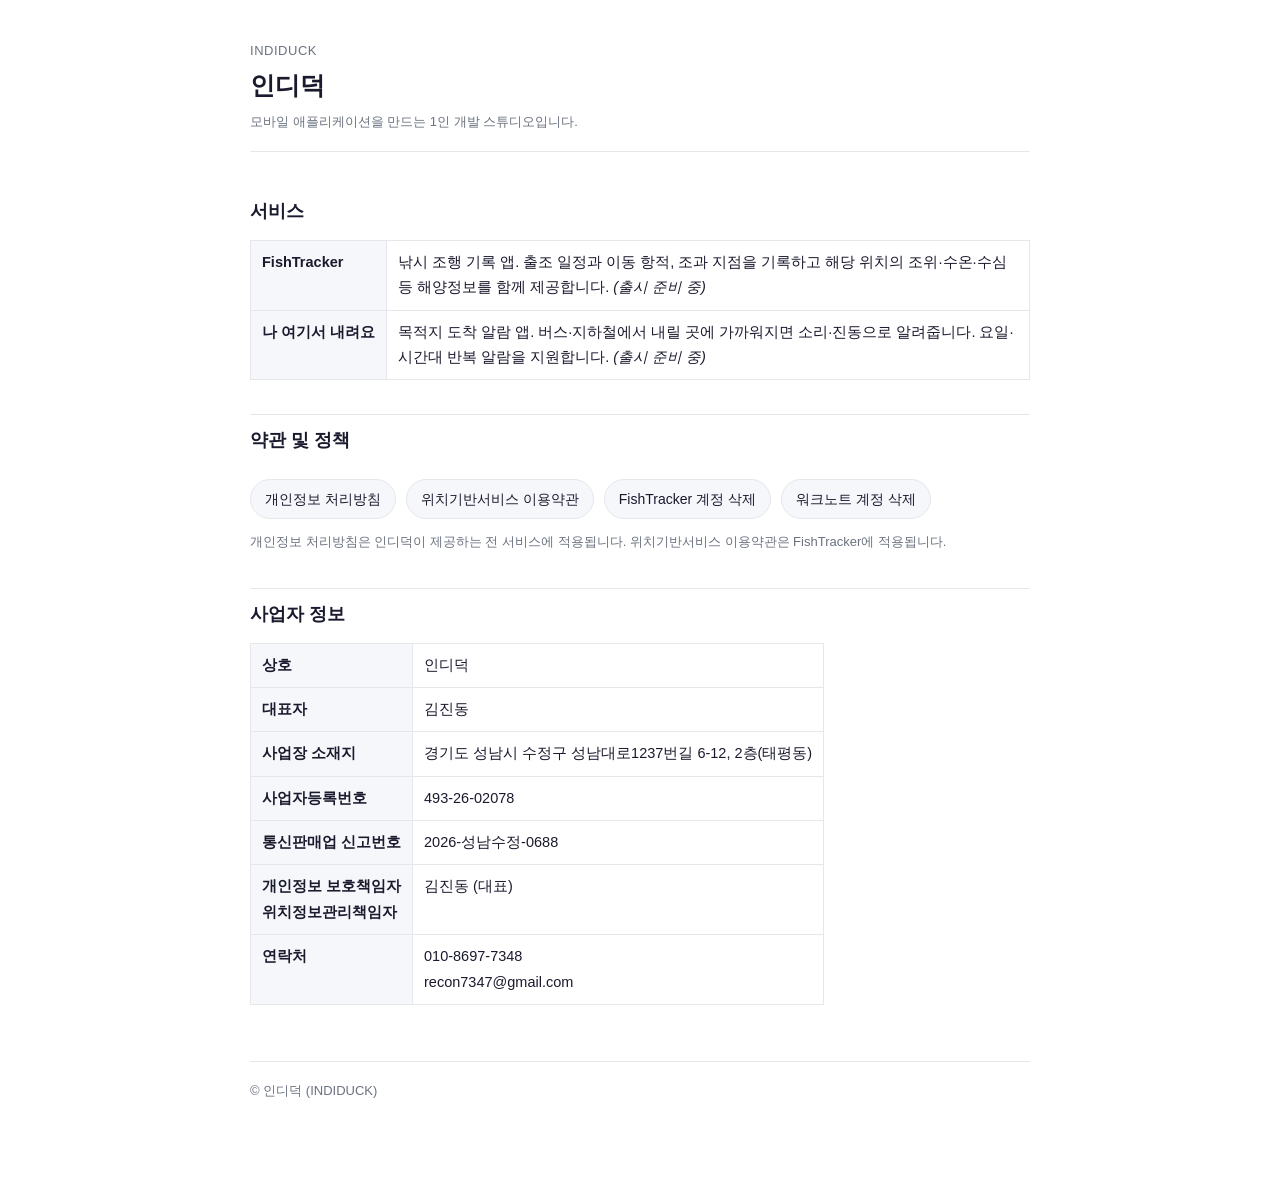
<file: index.html>
<!doctype html><html lang="ko"><head>
<meta charset="utf-8"><meta name="viewport" content="width=device-width,initial-scale=1,viewport-fit=cover">
<title>인디덕</title><link rel="stylesheet" href="style.css"></head><body>
<div class="wrap">
<header>
  <p class="app">INDIDUCK</p>
  <h1>인디덕</h1>
  <p class="meta">모바일 애플리케이션을 만드는 1인 개발 스튜디오입니다.</p>
</header>

<h2>서비스</h2>
<table>
<tr><th>FishTracker</th><td>낚시 조행 기록 앱. 출조 일정과 이동 항적, 조과 지점을 기록하고 해당 위치의 조위·수온·수심 등 해양정보를 함께 제공합니다. <em>(출시 준비 중)</em></td></tr>
<tr><th>나 여기서 내려요</th><td>목적지 도착 알람 앱. 버스·지하철에서 내릴 곳에 가까워지면 소리·진동으로 알려줍니다. 요일·시간대 반복 알람을 지원합니다. <em>(출시 준비 중)</em></td></tr>
</table>

<h2>약관 및 정책</h2>
<nav>
  <a href="privacy.html">개인정보 처리방침</a>
  <a href="terms.html">위치기반서비스 이용약관</a>
  <a href="fishtracker-account-deletion.html">FishTracker 계정 삭제</a>
  <a href="worknote-account-deletion.html">워크노트 계정 삭제</a>
</nav>
<p class="meta" style="margin-top:12px">개인정보 처리방침은 인디덕이 제공하는 전 서비스에 적용됩니다. 위치기반서비스 이용약관은 FishTracker에 적용됩니다.</p>

<h2>사업자 정보</h2>
<table>
<tr><th>상호</th><td>인디덕</td></tr>
<tr><th>대표자</th><td>김진동</td></tr>
<tr><th>사업장 소재지</th><td>경기도 성남시 수정구 성남대로1237번길 6-12, 2층(태평동)</td></tr>
<tr><th>사업자등록번호</th><td>493-26-02078</td></tr>
<tr><th>통신판매업 신고번호</th><td>2026-성남수정-0688</td></tr>
<tr><th>개인정보 보호책임자<br>위치정보관리책임자</th><td>김진동 (대표)</td></tr>
<tr><th>연락처</th><td>010-8697-7348<br>recon7347@gmail.com</td></tr>
</table>

<footer>© 인디덕 (INDIDUCK)</footer>
</div></body></html>
</file>
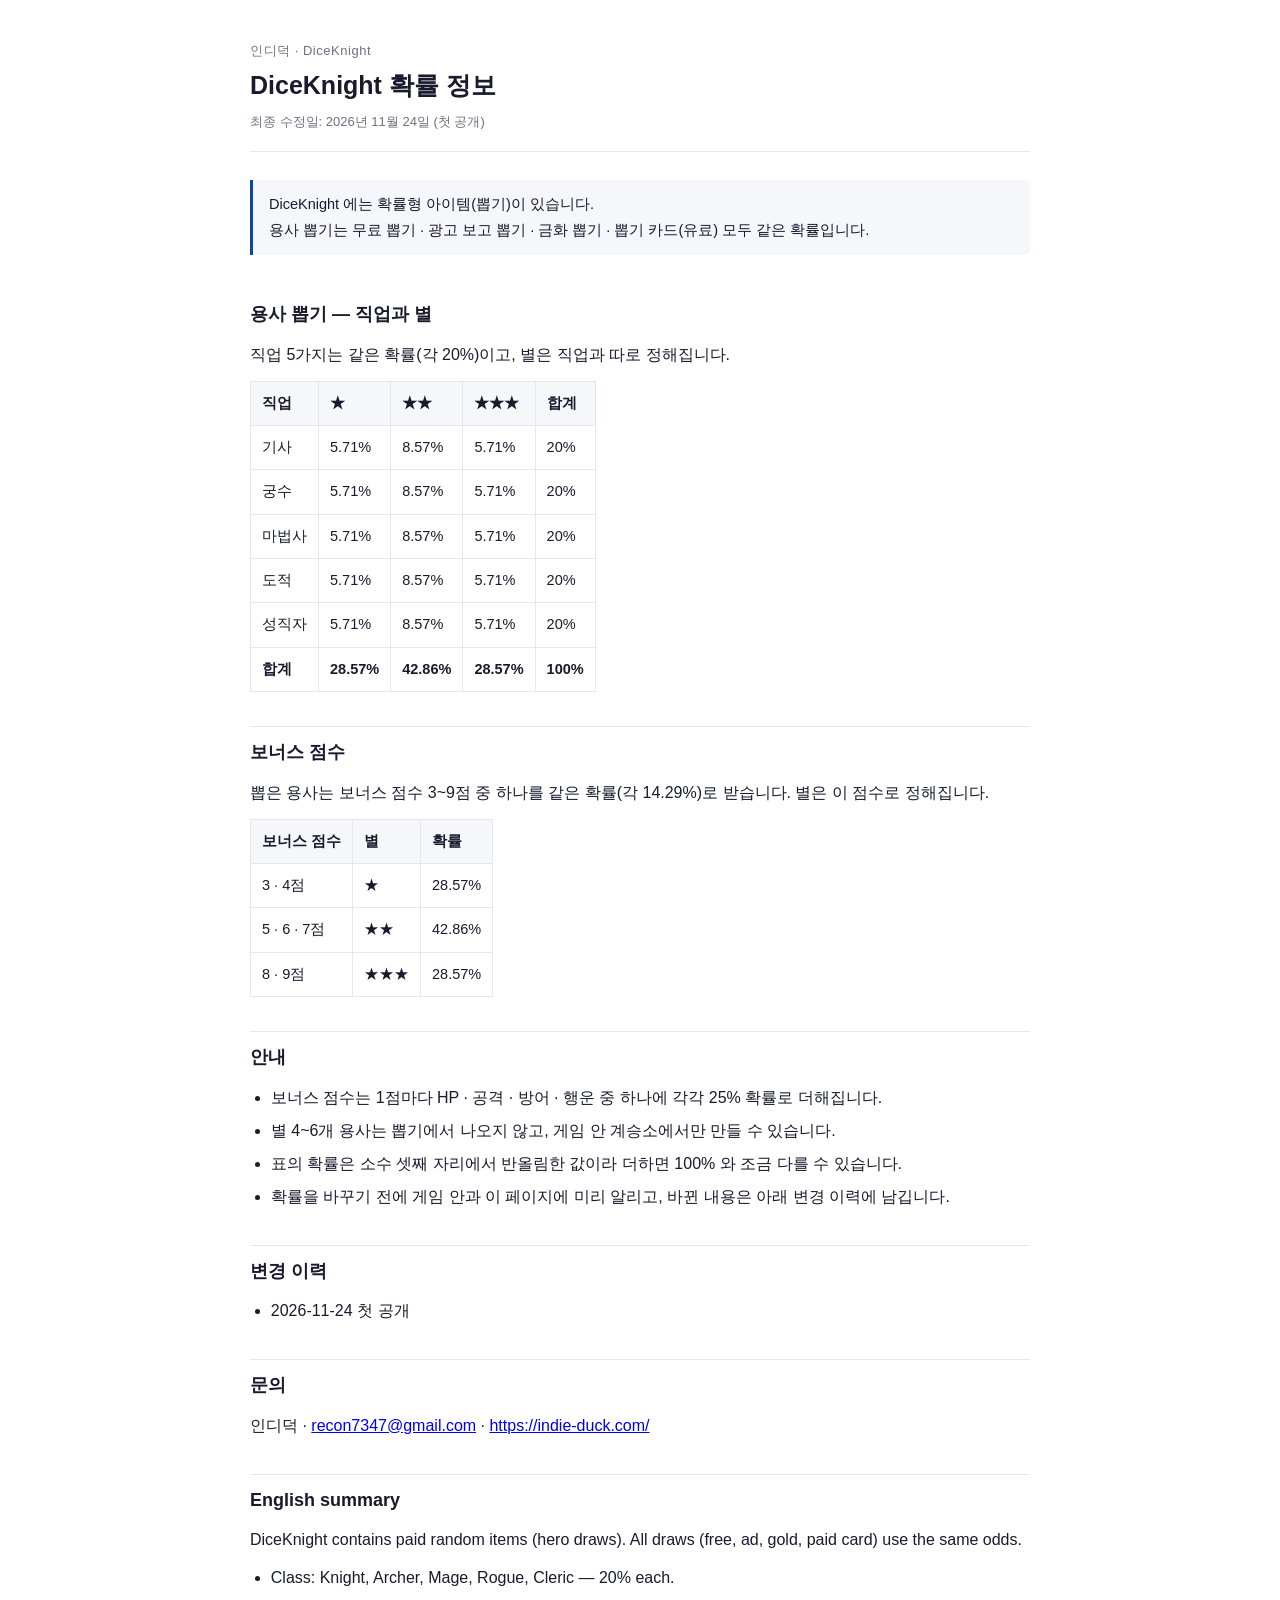
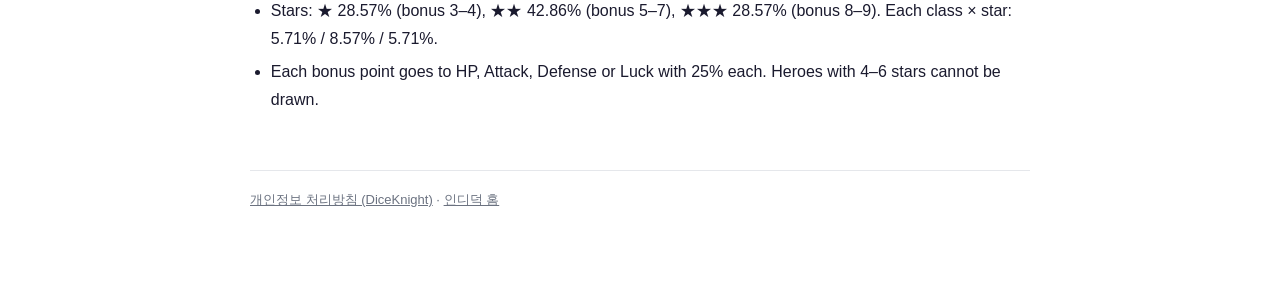
<file: diceknight-odds.html>
<!doctype html><html lang="ko"><head>
<meta charset="utf-8"><meta name="viewport" content="width=device-width,initial-scale=1,viewport-fit=cover">
<title>DiceKnight 확률 정보 | 인디덕</title><link rel="stylesheet" href="style.css"></head><body>
<div class="wrap">
<header>
  <p class="app">인디덕 · DiceKnight</p>
  <h1>DiceKnight 확률 정보</h1>
  <p class="meta">최종 수정일: 2026년 11월 24일 (첫 공개)</p>
</header>

<div class="note">
DiceKnight 에는 확률형 아이템(뽑기)이 있습니다.<br>
용사 뽑기는 무료 뽑기 · 광고 보고 뽑기 · 금화 뽑기 · 뽑기 카드(유료) 모두 같은 확률입니다.
</div>

<h2>용사 뽑기 — 직업과 별</h2>
<p>직업 5가지는 같은 확률(각 20%)이고, 별은 직업과 따로 정해집니다.</p>
<table>
<tr><th>직업</th><th>★</th><th>★★</th><th>★★★</th><th>합계</th></tr>
<tr><td>기사</td><td>5.71%</td><td>8.57%</td><td>5.71%</td><td>20%</td></tr>
<tr><td>궁수</td><td>5.71%</td><td>8.57%</td><td>5.71%</td><td>20%</td></tr>
<tr><td>마법사</td><td>5.71%</td><td>8.57%</td><td>5.71%</td><td>20%</td></tr>
<tr><td>도적</td><td>5.71%</td><td>8.57%</td><td>5.71%</td><td>20%</td></tr>
<tr><td>성직자</td><td>5.71%</td><td>8.57%</td><td>5.71%</td><td>20%</td></tr>
<tr><td><strong>합계</strong></td><td><strong>28.57%</strong></td><td><strong>42.86%</strong></td><td><strong>28.57%</strong></td><td><strong>100%</strong></td></tr>
</table>

<h2>보너스 점수</h2>
<p>뽑은 용사는 보너스 점수 3~9점 중 하나를 같은 확률(각 14.29%)로 받습니다. 별은 이 점수로 정해집니다.</p>
<table>
<tr><th>보너스 점수</th><th>별</th><th>확률</th></tr>
<tr><td>3 · 4점</td><td>★</td><td>28.57%</td></tr>
<tr><td>5 · 6 · 7점</td><td>★★</td><td>42.86%</td></tr>
<tr><td>8 · 9점</td><td>★★★</td><td>28.57%</td></tr>
</table>

<h2>안내</h2>
<ul>
<li>보너스 점수는 1점마다 HP · 공격 · 방어 · 행운 중 하나에 각각 25% 확률로 더해집니다.</li>
<li>별 4~6개 용사는 뽑기에서 나오지 않고, 게임 안 계승소에서만 만들 수 있습니다.</li>
<li>표의 확률은 소수 셋째 자리에서 반올림한 값이라 더하면 100% 와 조금 다를 수 있습니다.</li>
<li>확률을 바꾸기 전에 게임 안과 이 페이지에 미리 알리고, 바뀐 내용은 아래 변경 이력에 남깁니다.</li>
</ul>

<h2>변경 이력</h2>
<ul>
<li>2026-11-24 첫 공개</li>
</ul>

<h2>문의</h2>
<p>인디덕 · <a href="mailto:recon7347@gmail.com">recon7347@gmail.com</a> · <a href="https://indie-duck.com/" target="_blank" rel="noopener">https://indie-duck.com/</a></p>

<h2 lang="en">English summary</h2>
<div lang="en">
<p>DiceKnight contains paid random items (hero draws). All draws (free, ad, gold, paid card) use the same odds.</p>
<ul>
<li>Class: Knight, Archer, Mage, Rogue, Cleric — 20% each.</li>
<li>Stars: ★ 28.57% (bonus 3–4), ★★ 42.86% (bonus 5–7), ★★★ 28.57% (bonus 8–9). Each class × star: 5.71% / 8.57% / 5.71%.</li>
<li>Each bonus point goes to HP, Attack, Defense or Luck with 25% each. Heroes with 4–6 stars cannot be drawn.</li>
</ul>
</div>

<footer>
<a href="privacy.html#diceknight">개인정보 처리방침 (DiceKnight)</a> · <a href="index.html">인디덕 홈</a>
</footer>
</div></body></html>
</file>
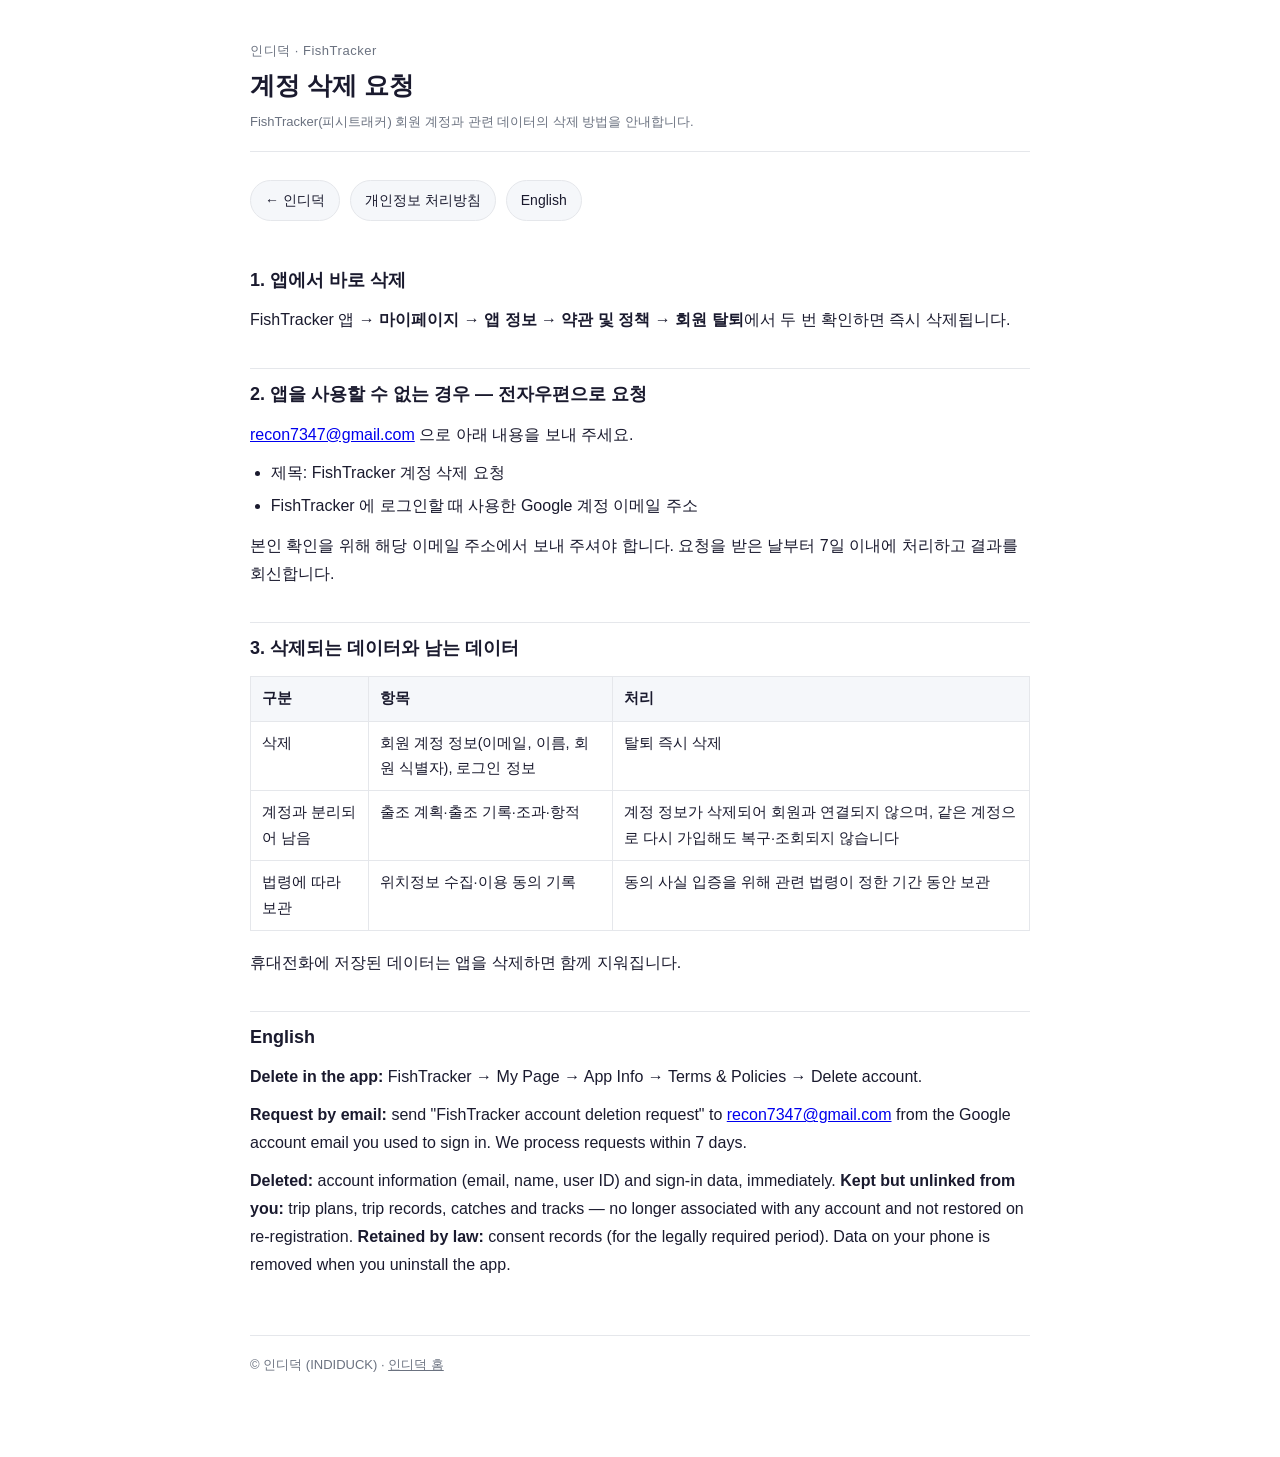
<file: fishtracker-account-deletion.html>
<!doctype html><html lang="ko"><head>
<meta charset="utf-8"><meta name="viewport" content="width=device-width,initial-scale=1,viewport-fit=cover">
<title>FishTracker 계정 삭제 | 인디덕</title><link rel="stylesheet" href="style.css"></head><body>
<div class="wrap">
<header>
  <p class="app">인디덕 · FishTracker</p>
  <h1>계정 삭제 요청</h1>
  <p class="meta">FishTracker(피시트래커) 회원 계정과 관련 데이터의 삭제 방법을 안내합니다.</p>
</header>
<nav><a href="index.html">← 인디덕</a><a href="privacy.html">개인정보 처리방침</a><a href="#en">English</a></nav>

<h2>1. 앱에서 바로 삭제</h2>
<p>FishTracker 앱 → <strong>마이페이지 → 앱 정보 → 약관 및 정책 → 회원 탈퇴</strong>에서 두 번 확인하면 즉시 삭제됩니다.</p>

<h2>2. 앱을 사용할 수 없는 경우 — 전자우편으로 요청</h2>
<p><a href="mailto:recon7347@gmail.com?subject=FishTracker%20%EA%B3%84%EC%A0%95%20%EC%82%AD%EC%A0%9C%20%EC%9A%94%EC%B2%AD">recon7347@gmail.com</a> 으로 아래 내용을 보내 주세요.</p>
<ul>
<li>제목: FishTracker 계정 삭제 요청</li>
<li>FishTracker 에 로그인할 때 사용한 Google 계정 이메일 주소</li>
</ul>
<p>본인 확인을 위해 해당 이메일 주소에서 보내 주셔야 합니다. 요청을 받은 날부터 7일 이내에 처리하고 결과를 회신합니다.</p>

<h2>3. 삭제되는 데이터와 남는 데이터</h2>
<table>
<tr><th>구분</th><th>항목</th><th>처리</th></tr>
<tr><td>삭제</td><td>회원 계정 정보(이메일, 이름, 회원 식별자), 로그인 정보</td><td>탈퇴 즉시 삭제</td></tr>
<tr><td>계정과 분리되어 남음</td><td>출조 계획·출조 기록·조과·항적</td><td>계정 정보가 삭제되어 회원과 연결되지 않으며, 같은 계정으로 다시 가입해도 복구·조회되지 않습니다</td></tr>
<tr><td>법령에 따라 보관</td><td>위치정보 수집·이용 동의 기록</td><td>동의 사실 입증을 위해 관련 법령이 정한 기간 동안 보관</td></tr>
</table>
<p>휴대전화에 저장된 데이터는 앱을 삭제하면 함께 지워집니다.</p>

<h2 id="en">English</h2>
<p><strong>Delete in the app:</strong> FishTracker → My Page → App Info → Terms &amp; Policies → Delete account.</p>
<p><strong>Request by email:</strong> send "FishTracker account deletion request" to <a href="mailto:recon7347@gmail.com">recon7347@gmail.com</a> from the Google account email you used to sign in. We process requests within 7 days.</p>
<p><strong>Deleted:</strong> account information (email, name, user ID) and sign-in data, immediately. <strong>Kept but unlinked from you:</strong> trip plans, trip records, catches and tracks — no longer associated with any account and not restored on re-registration. <strong>Retained by law:</strong> consent records (for the legally required period). Data on your phone is removed when you uninstall the app.</p>

<footer>© 인디덕 (INDIDUCK) · <a href="index.html">인디덕 홈</a></footer>
</div></body></html>
</file>
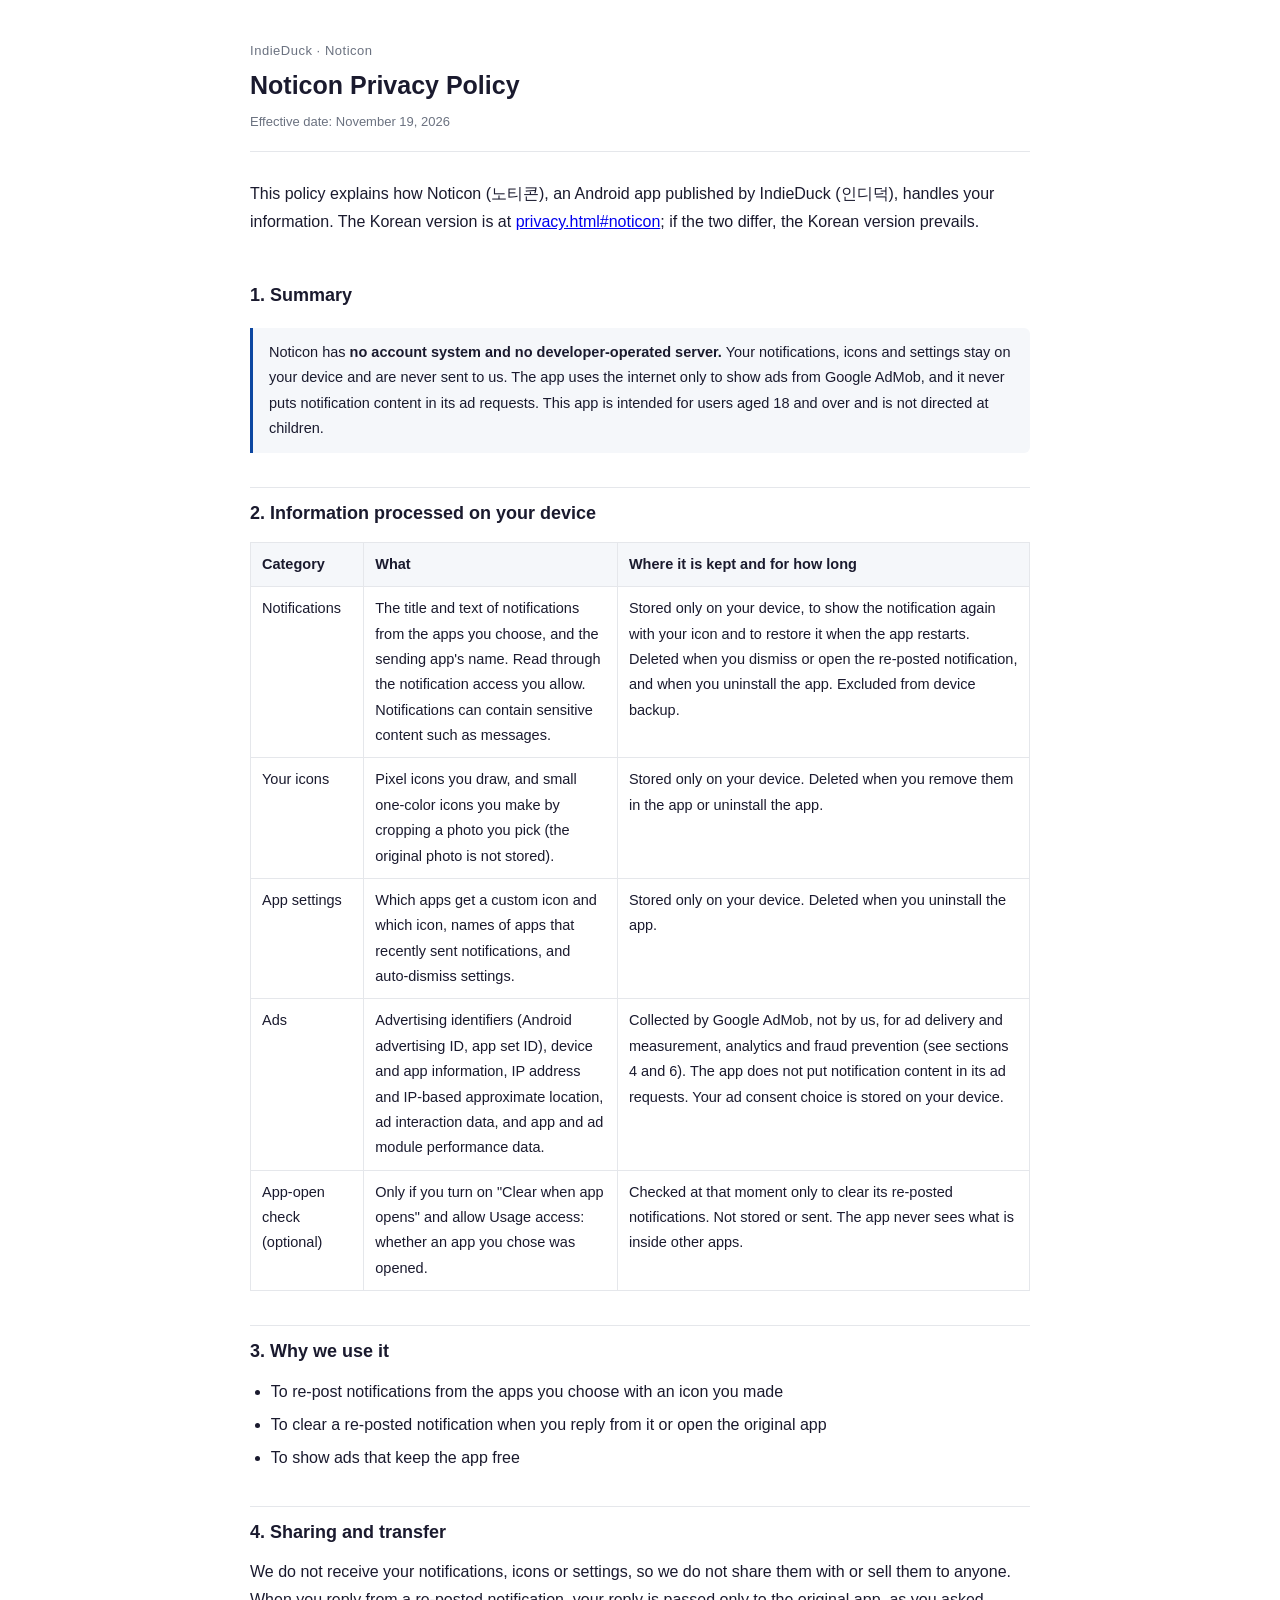
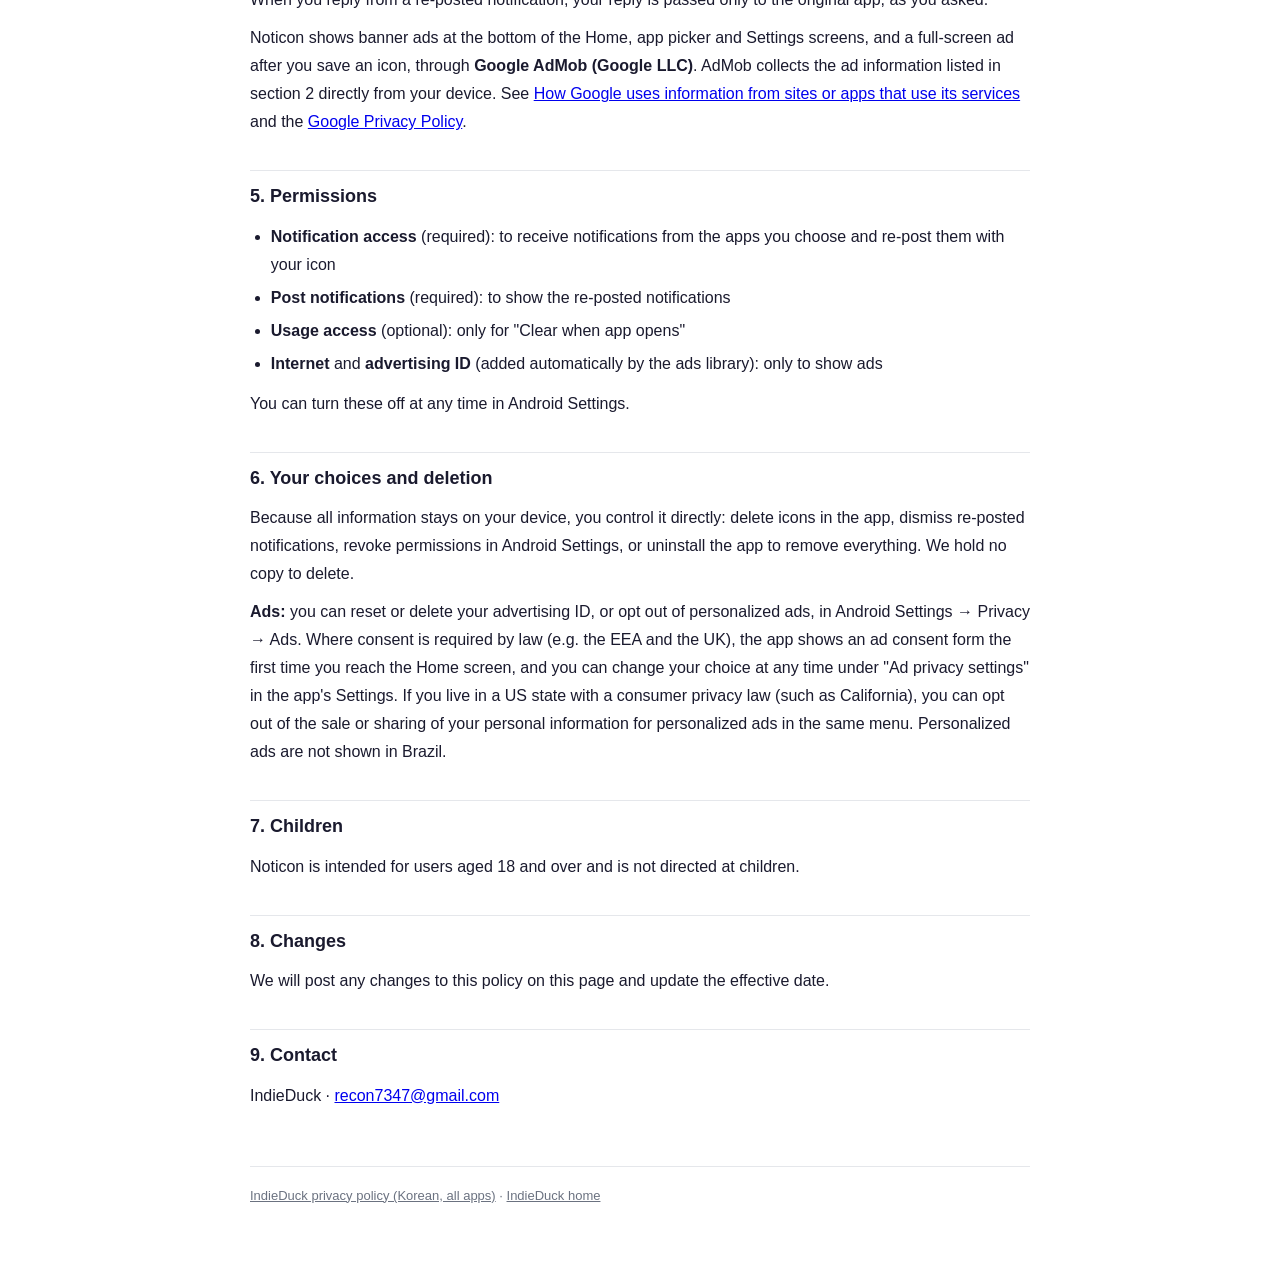
<file: privacy-noticon-en.html>
<!doctype html><html lang="en"><head>
<meta charset="utf-8"><meta name="viewport" content="width=device-width,initial-scale=1,viewport-fit=cover">
<title>Noticon Privacy Policy | IndieDuck</title><link rel="stylesheet" href="style.css"></head><body>
<div class="wrap">
<header>
  <p class="app">IndieDuck · Noticon</p>
  <h1>Noticon Privacy Policy</h1>
  <p class="meta">Effective date: November 19, 2026</p>
</header>

<p>This policy explains how Noticon (노티콘), an Android app published by IndieDuck (인디덕), handles your information. The Korean version is at <a href="privacy.html#noticon">privacy.html#noticon</a>; if the two differ, the Korean version prevails.</p>

<h2>1. Summary</h2>
<div class="note">
Noticon has <strong>no account system and no developer-operated server.</strong> Your notifications, icons and settings stay on your device and are never sent to us. The app uses the internet only to show ads from Google AdMob, and it never puts notification content in its ad requests. This app is intended for users aged 18 and over and is not directed at children.
</div>

<h2>2. Information processed on your device</h2>
<table>
<tr><th>Category</th><th>What</th><th>Where it is kept and for how long</th></tr>
<tr><td>Notifications</td><td>The title and text of notifications from the apps you choose, and the sending app's name. Read through the notification access you allow. Notifications can contain sensitive content such as messages.</td><td>Stored only on your device, to show the notification again with your icon and to restore it when the app restarts. Deleted when you dismiss or open the re-posted notification, and when you uninstall the app. Excluded from device backup.</td></tr>
<tr><td>Your icons</td><td>Pixel icons you draw, and small one-color icons you make by cropping a photo you pick (the original photo is not stored).</td><td>Stored only on your device. Deleted when you remove them in the app or uninstall the app.</td></tr>
<tr><td>App settings</td><td>Which apps get a custom icon and which icon, names of apps that recently sent notifications, and auto-dismiss settings.</td><td>Stored only on your device. Deleted when you uninstall the app.</td></tr>
<tr><td>Ads</td><td>Advertising identifiers (Android advertising ID, app set ID), device and app information, IP address and IP-based approximate location, ad interaction data, and app and ad module performance data.</td><td>Collected by Google AdMob, not by us, for ad delivery and measurement, analytics and fraud prevention (see sections 4 and 6). The app does not put notification content in its ad requests. Your ad consent choice is stored on your device.</td></tr>
<tr><td>App-open check (optional)</td><td>Only if you turn on "Clear when app opens" and allow Usage access: whether an app you chose was opened.</td><td>Checked at that moment only to clear its re-posted notifications. Not stored or sent. The app never sees what is inside other apps.</td></tr>
</table>

<h2>3. Why we use it</h2>
<ul>
<li>To re-post notifications from the apps you choose with an icon you made</li>
<li>To clear a re-posted notification when you reply from it or open the original app</li>
<li>To show ads that keep the app free</li>
</ul>

<h2>4. Sharing and transfer</h2>
<p>We do not receive your notifications, icons or settings, so we do not share them with or sell them to anyone. When you reply from a re-posted notification, your reply is passed only to the original app, as you asked.</p>
<p>Noticon shows banner ads at the bottom of the Home, app picker and Settings screens, and a full-screen ad after you save an icon, through <strong>Google AdMob (Google LLC)</strong>. AdMob collects the ad information listed in section 2 directly from your device. See <a href="https://policies.google.com/technologies/partner-sites" target="_blank" rel="noopener">How Google uses information from sites or apps that use its services</a> and the <a href="https://policies.google.com/privacy" target="_blank" rel="noopener">Google Privacy Policy</a>.</p>

<h2>5. Permissions</h2>
<ul>
<li><strong>Notification access</strong> (required): to receive notifications from the apps you choose and re-post them with your icon</li>
<li><strong>Post notifications</strong> (required): to show the re-posted notifications</li>
<li><strong>Usage access</strong> (optional): only for "Clear when app opens"</li>
<li><strong>Internet</strong> and <strong>advertising ID</strong> (added automatically by the ads library): only to show ads</li>
</ul>
<p>You can turn these off at any time in Android Settings.</p>

<h2>6. Your choices and deletion</h2>
<p>Because all information stays on your device, you control it directly: delete icons in the app, dismiss re-posted notifications, revoke permissions in Android Settings, or uninstall the app to remove everything. We hold no copy to delete.</p>
<p><strong>Ads:</strong> you can reset or delete your advertising ID, or opt out of personalized ads, in Android Settings → Privacy → Ads. Where consent is required by law (e.g. the EEA and the UK), the app shows an ad consent form the first time you reach the Home screen, and you can change your choice at any time under "Ad privacy settings" in the app's Settings. If you live in a US state with a consumer privacy law (such as California), you can opt out of the sale or sharing of your personal information for personalized ads in the same menu. Personalized ads are not shown in Brazil.</p>

<h2>7. Children</h2>
<p>Noticon is intended for users aged 18 and over and is not directed at children.</p>

<h2>8. Changes</h2>
<p>We will post any changes to this policy on this page and update the effective date.</p>

<h2>9. Contact</h2>
<p>IndieDuck · <a href="mailto:recon7347@gmail.com">recon7347@gmail.com</a></p>

<footer>
<a href="privacy.html">IndieDuck privacy policy (Korean, all apps)</a> · <a href="index.html">IndieDuck home</a>
</footer>
</div></body></html>
</file>
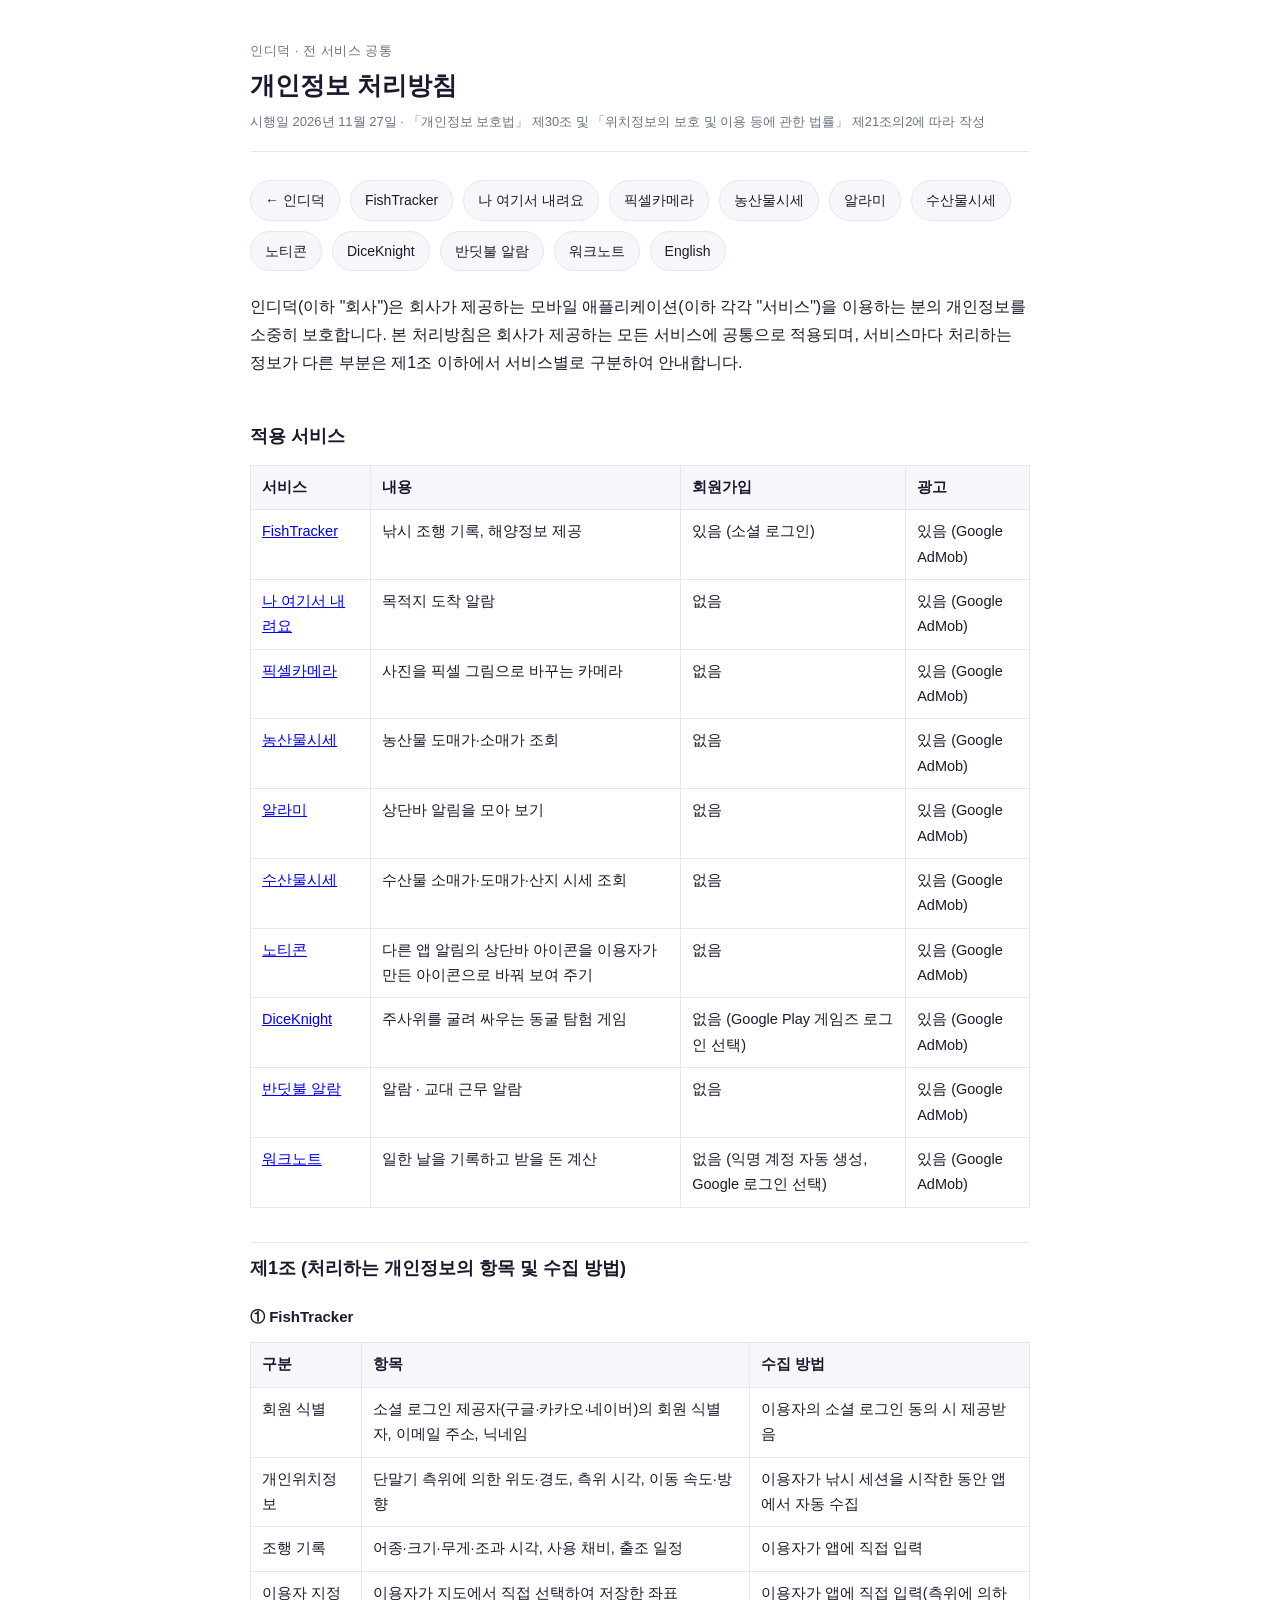
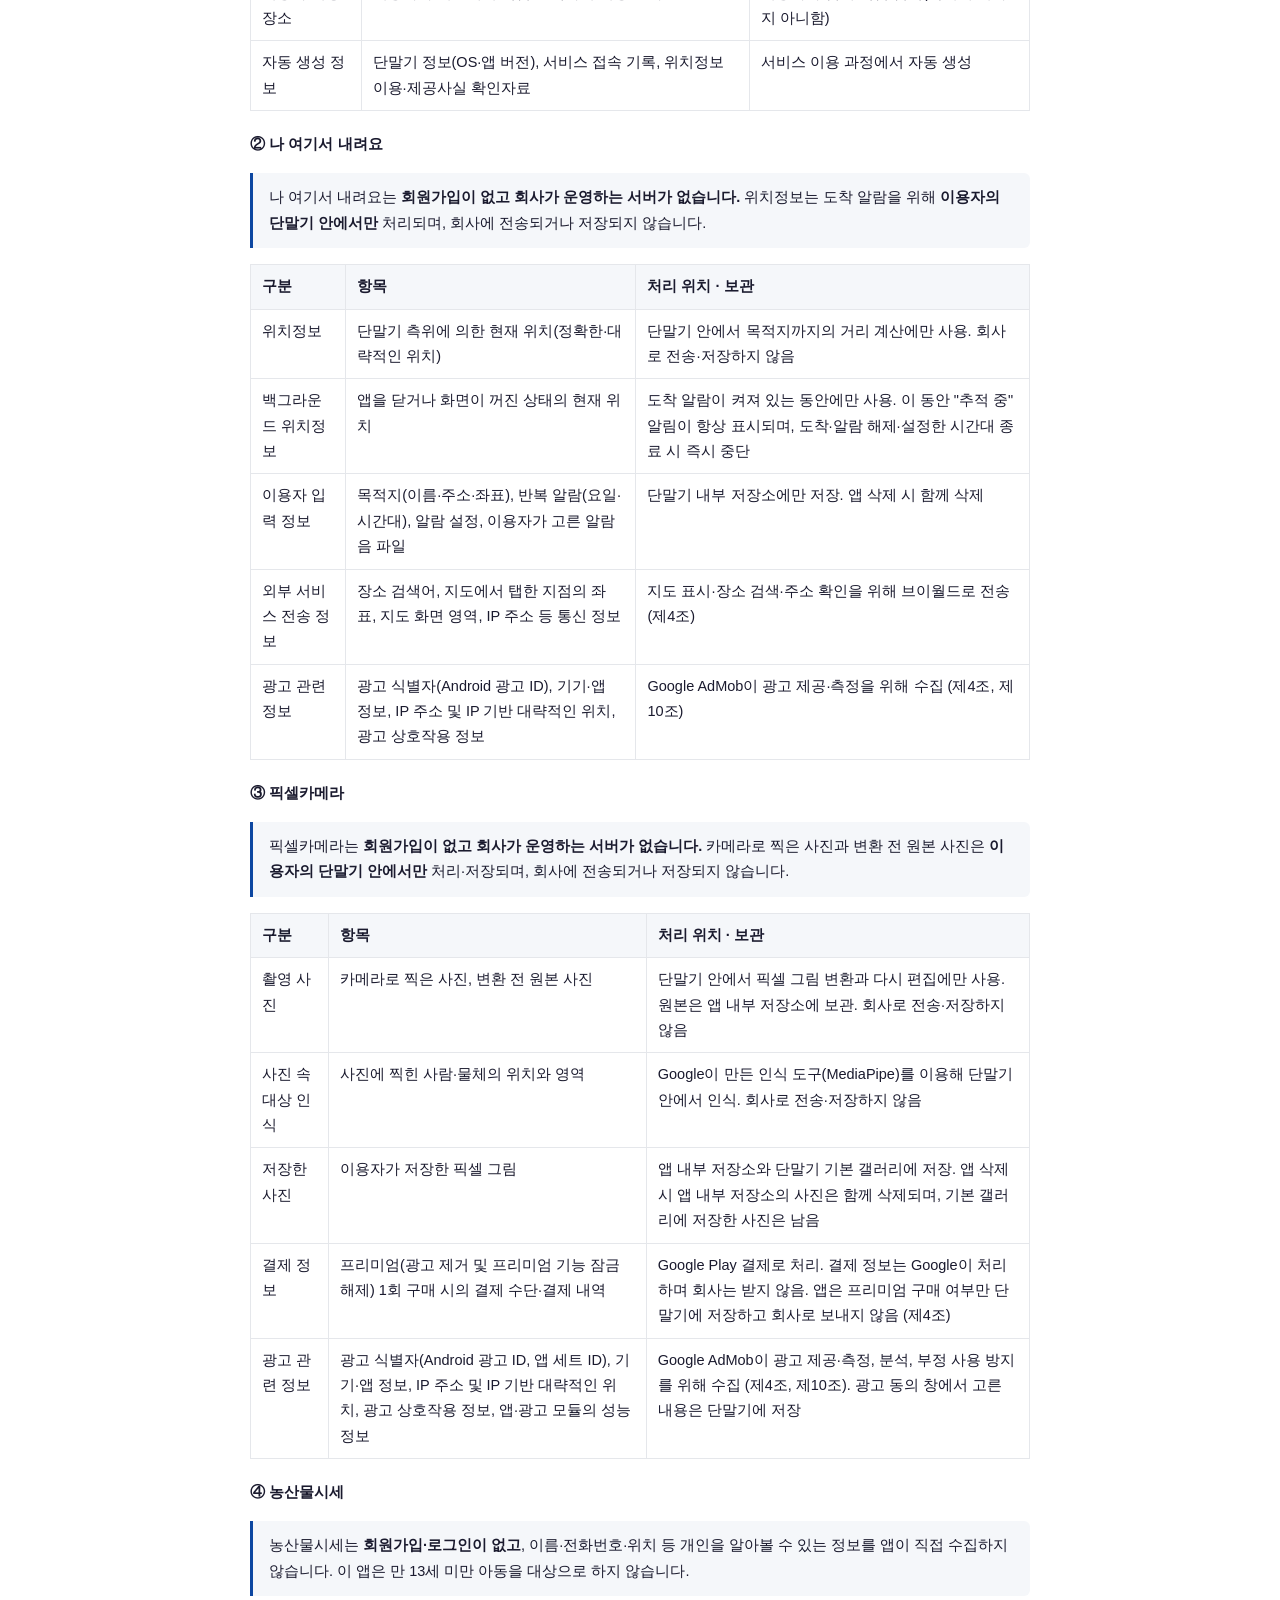
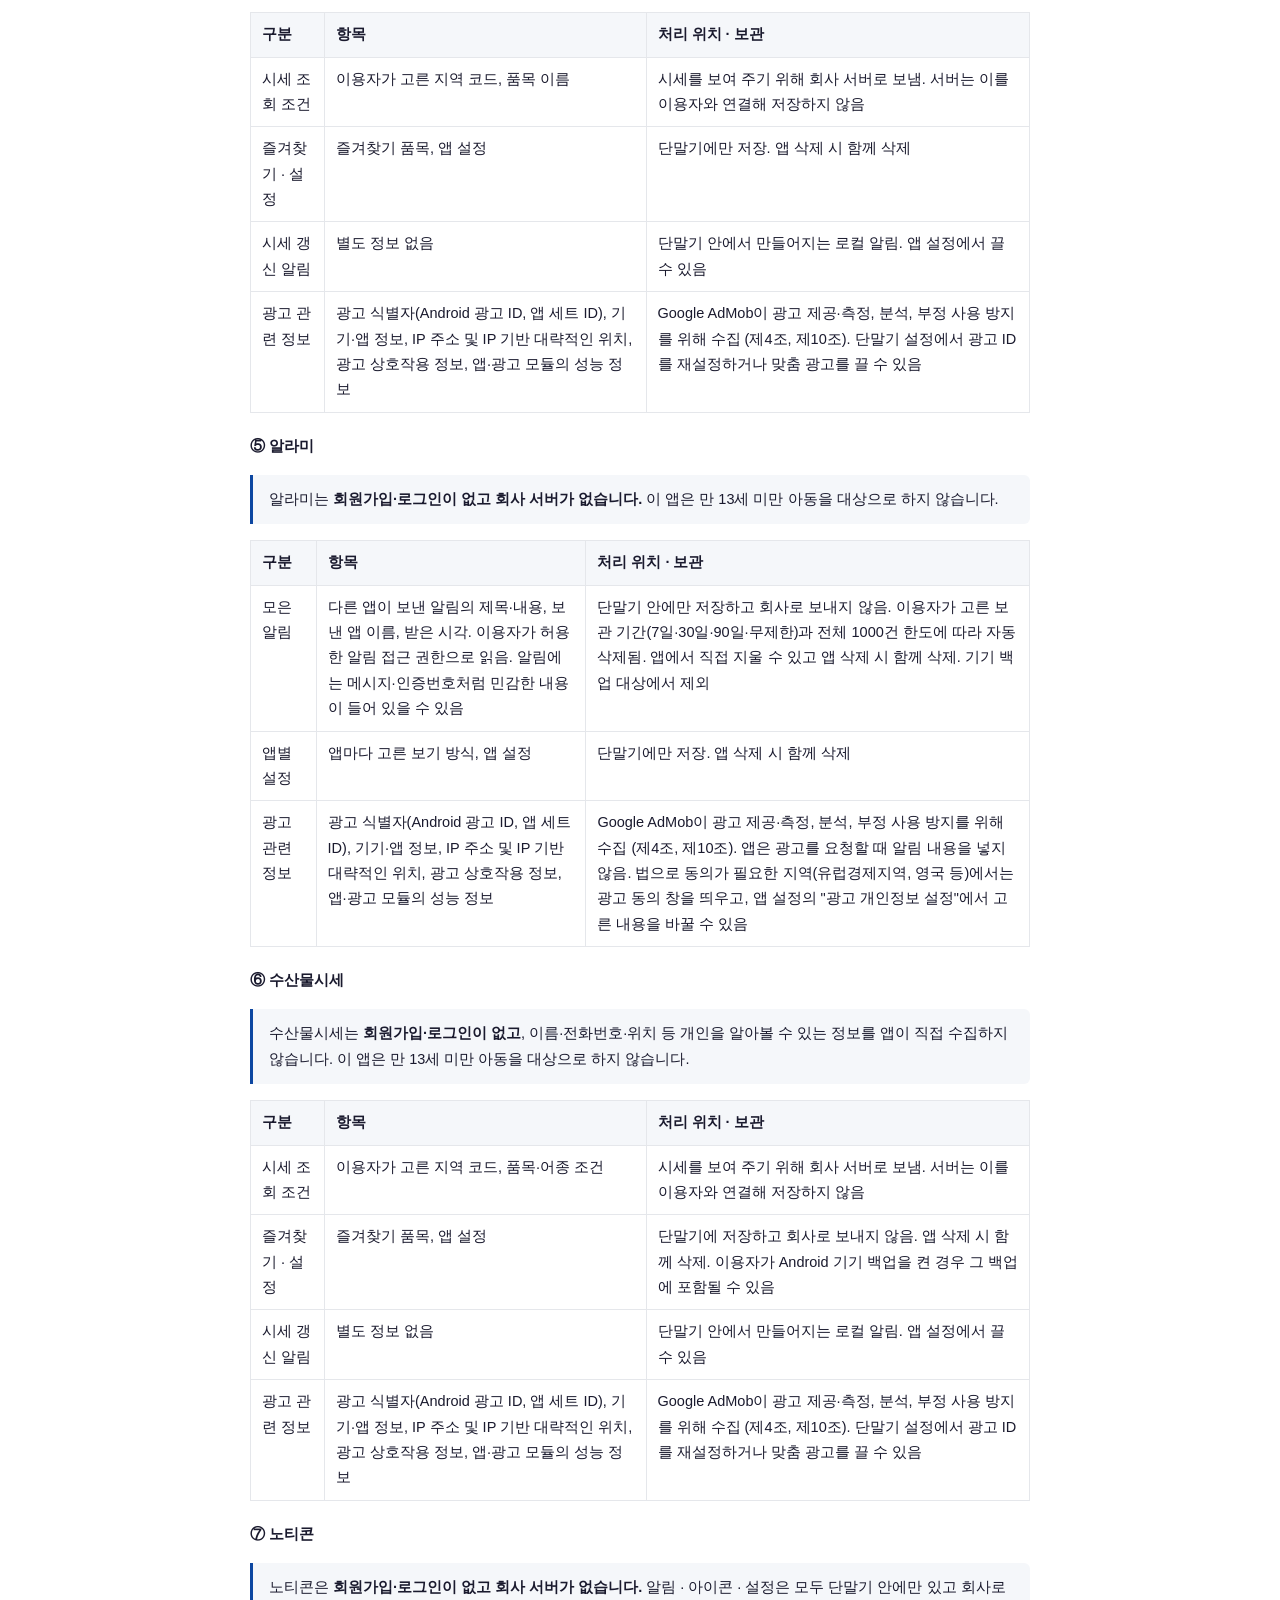
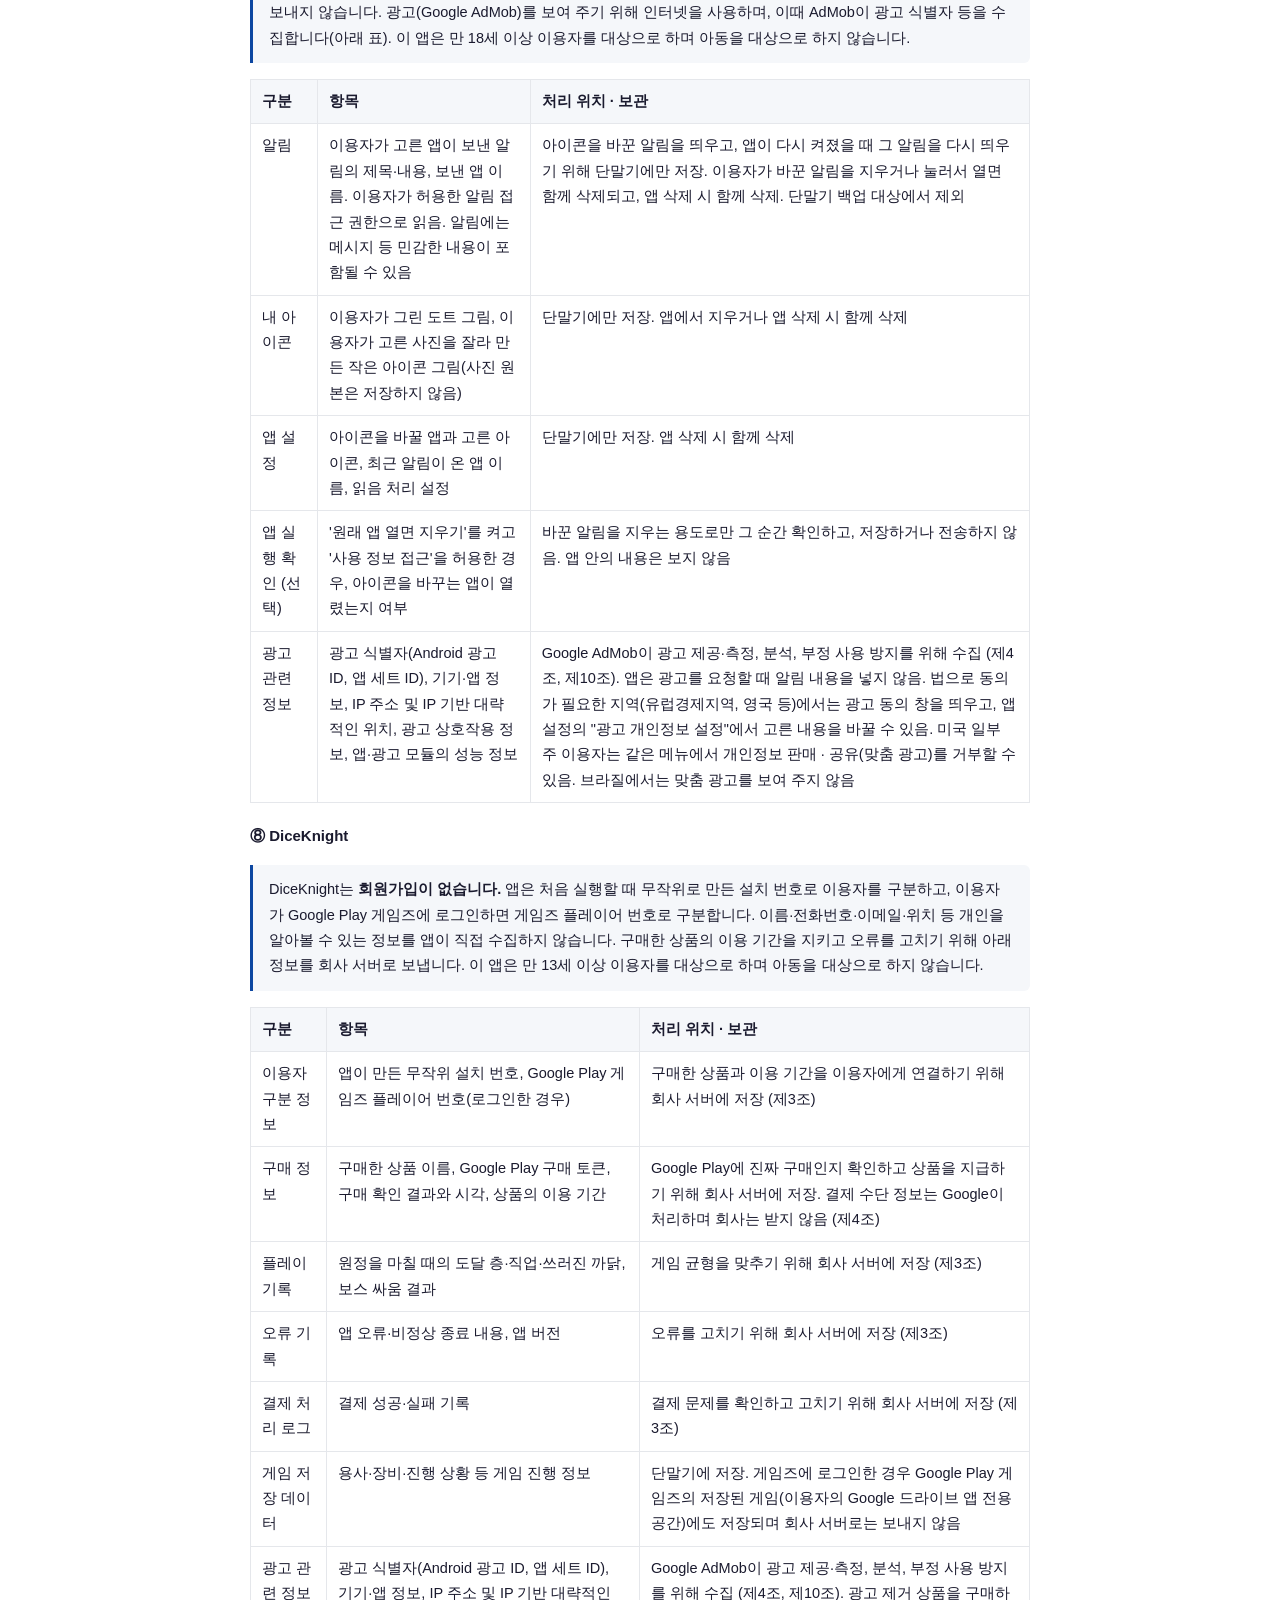
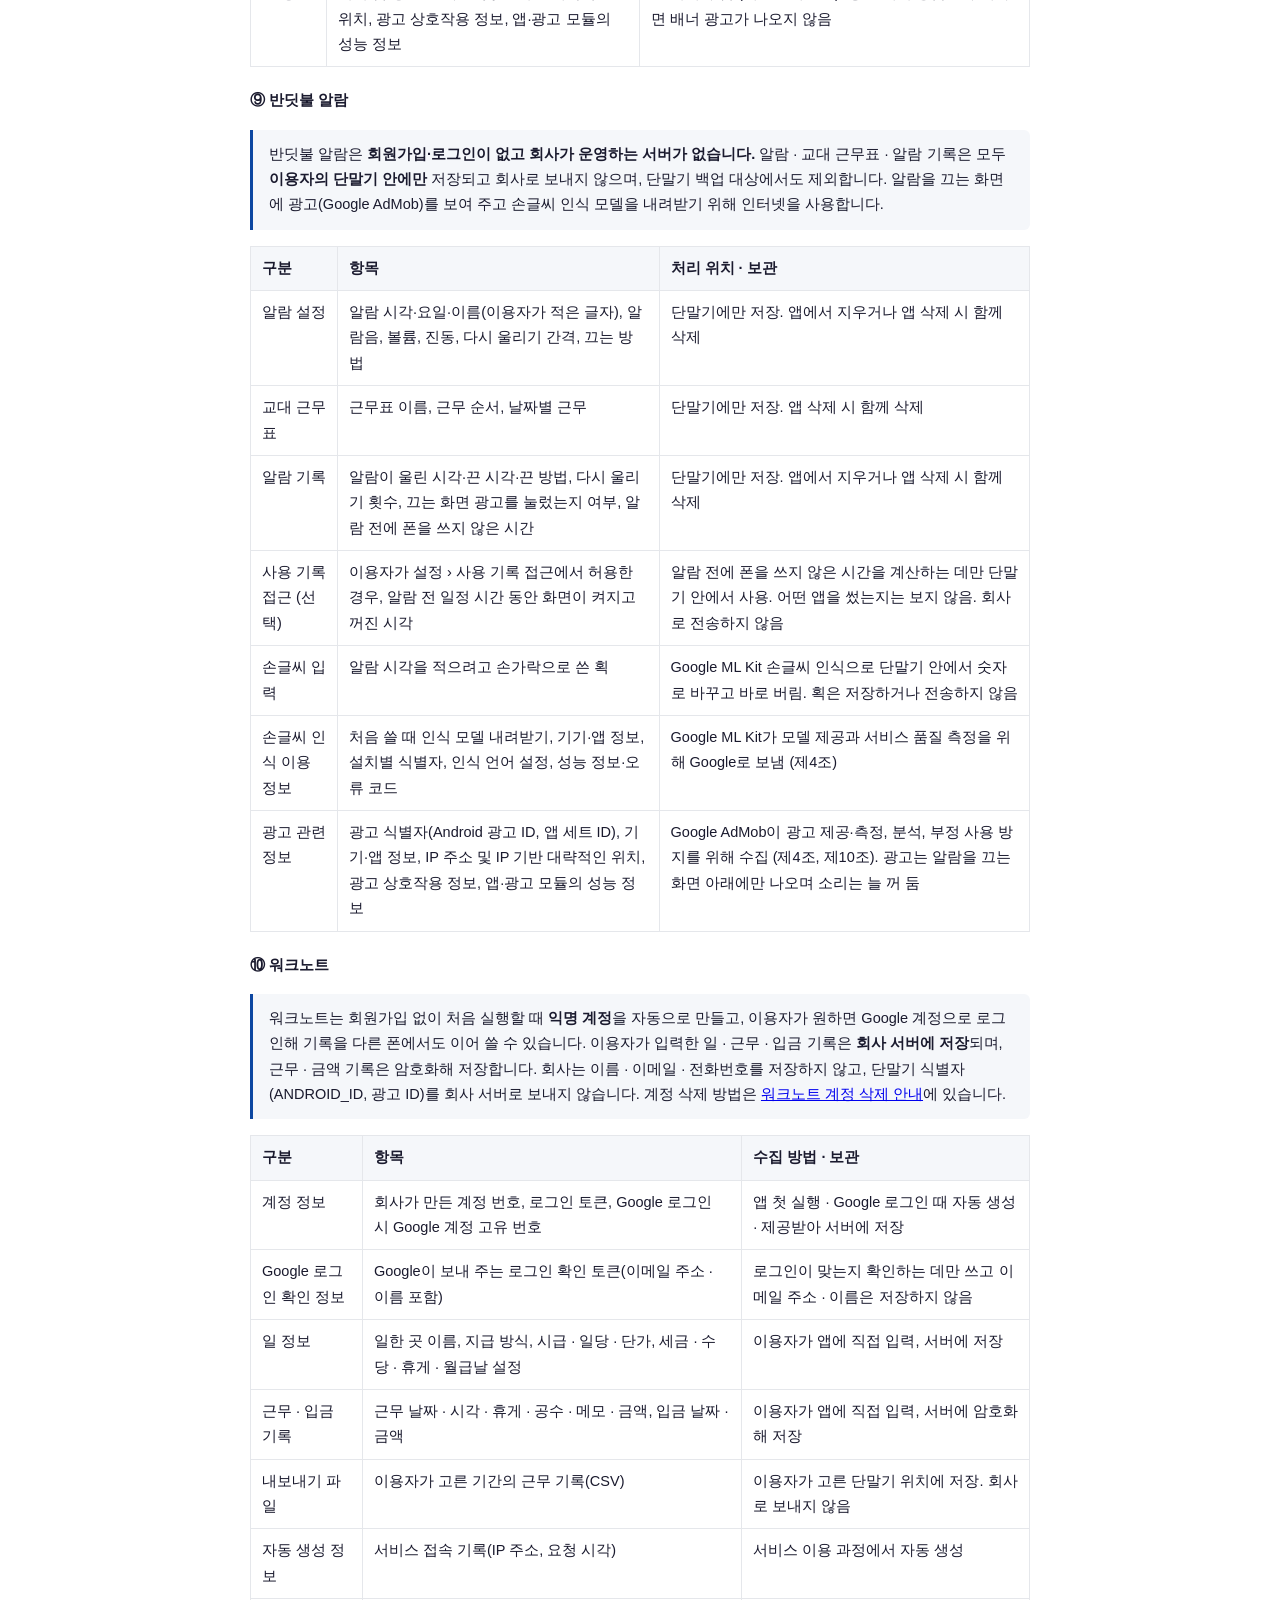
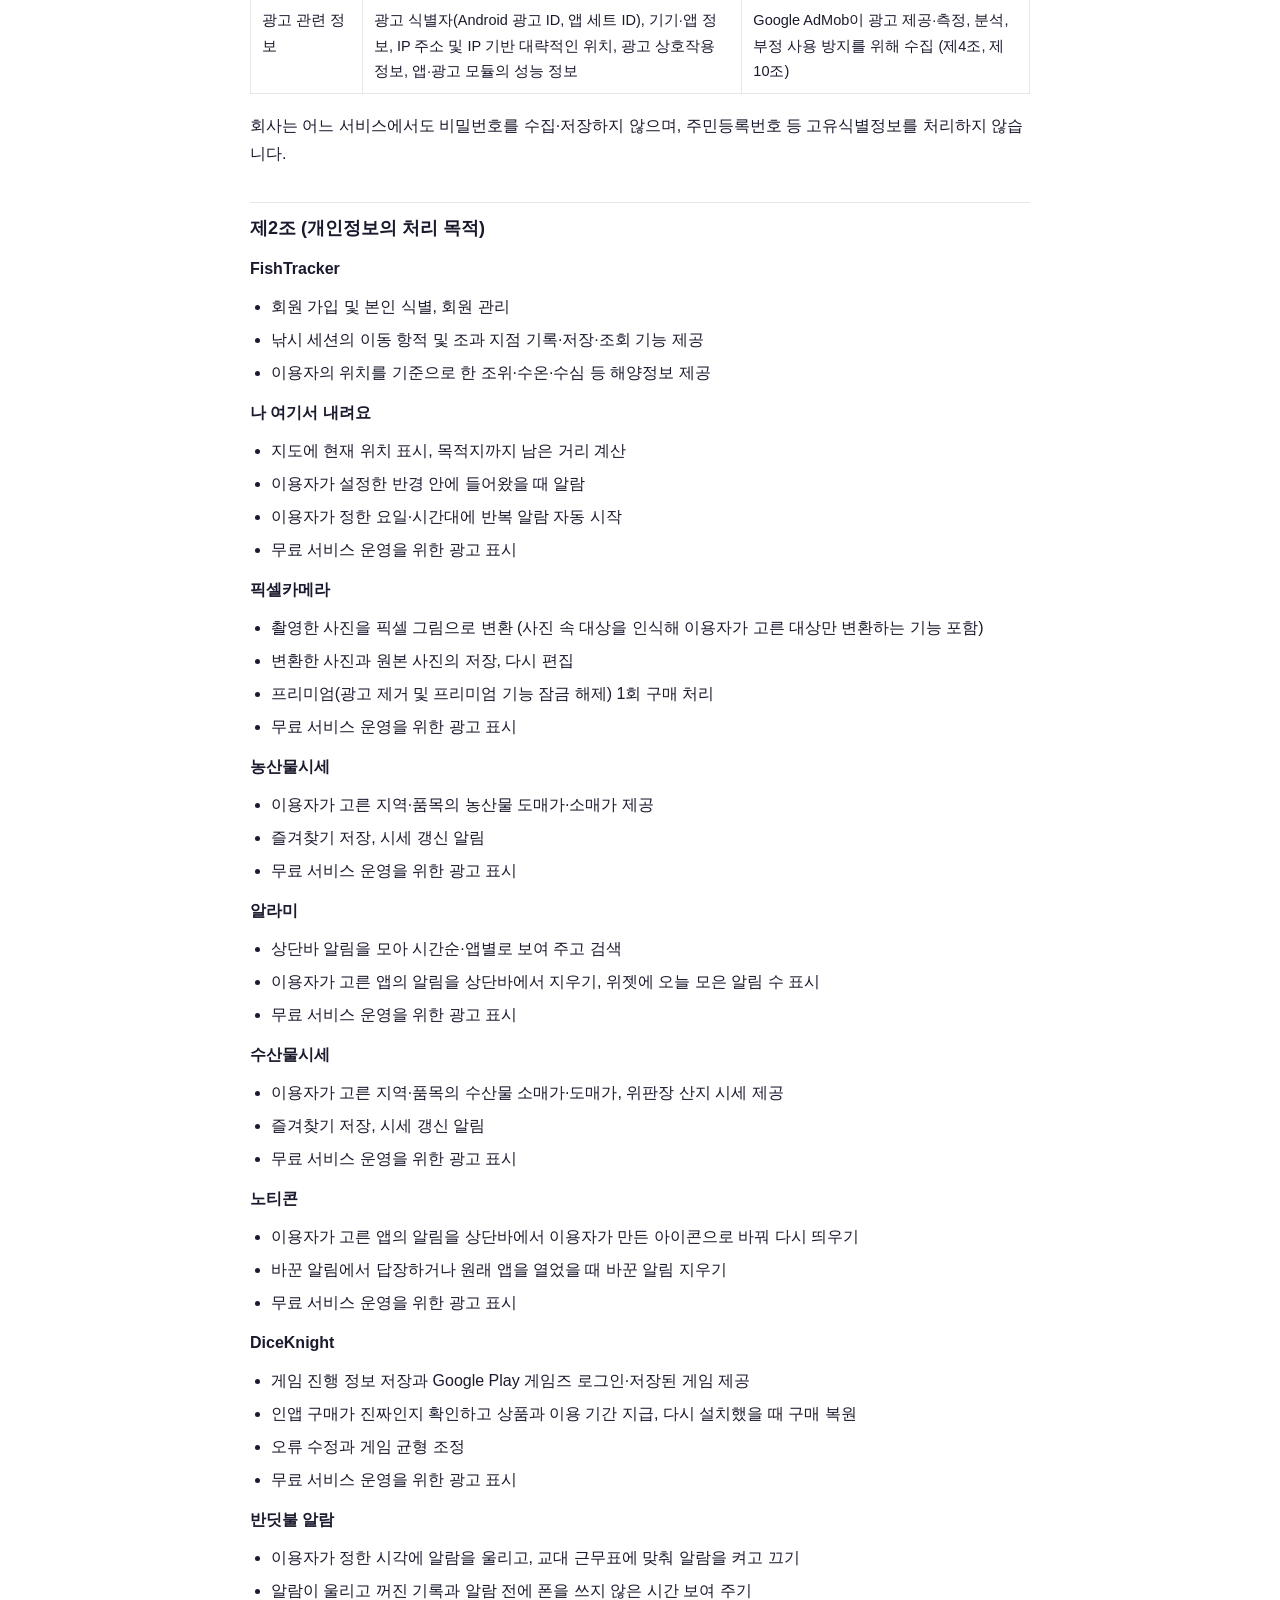
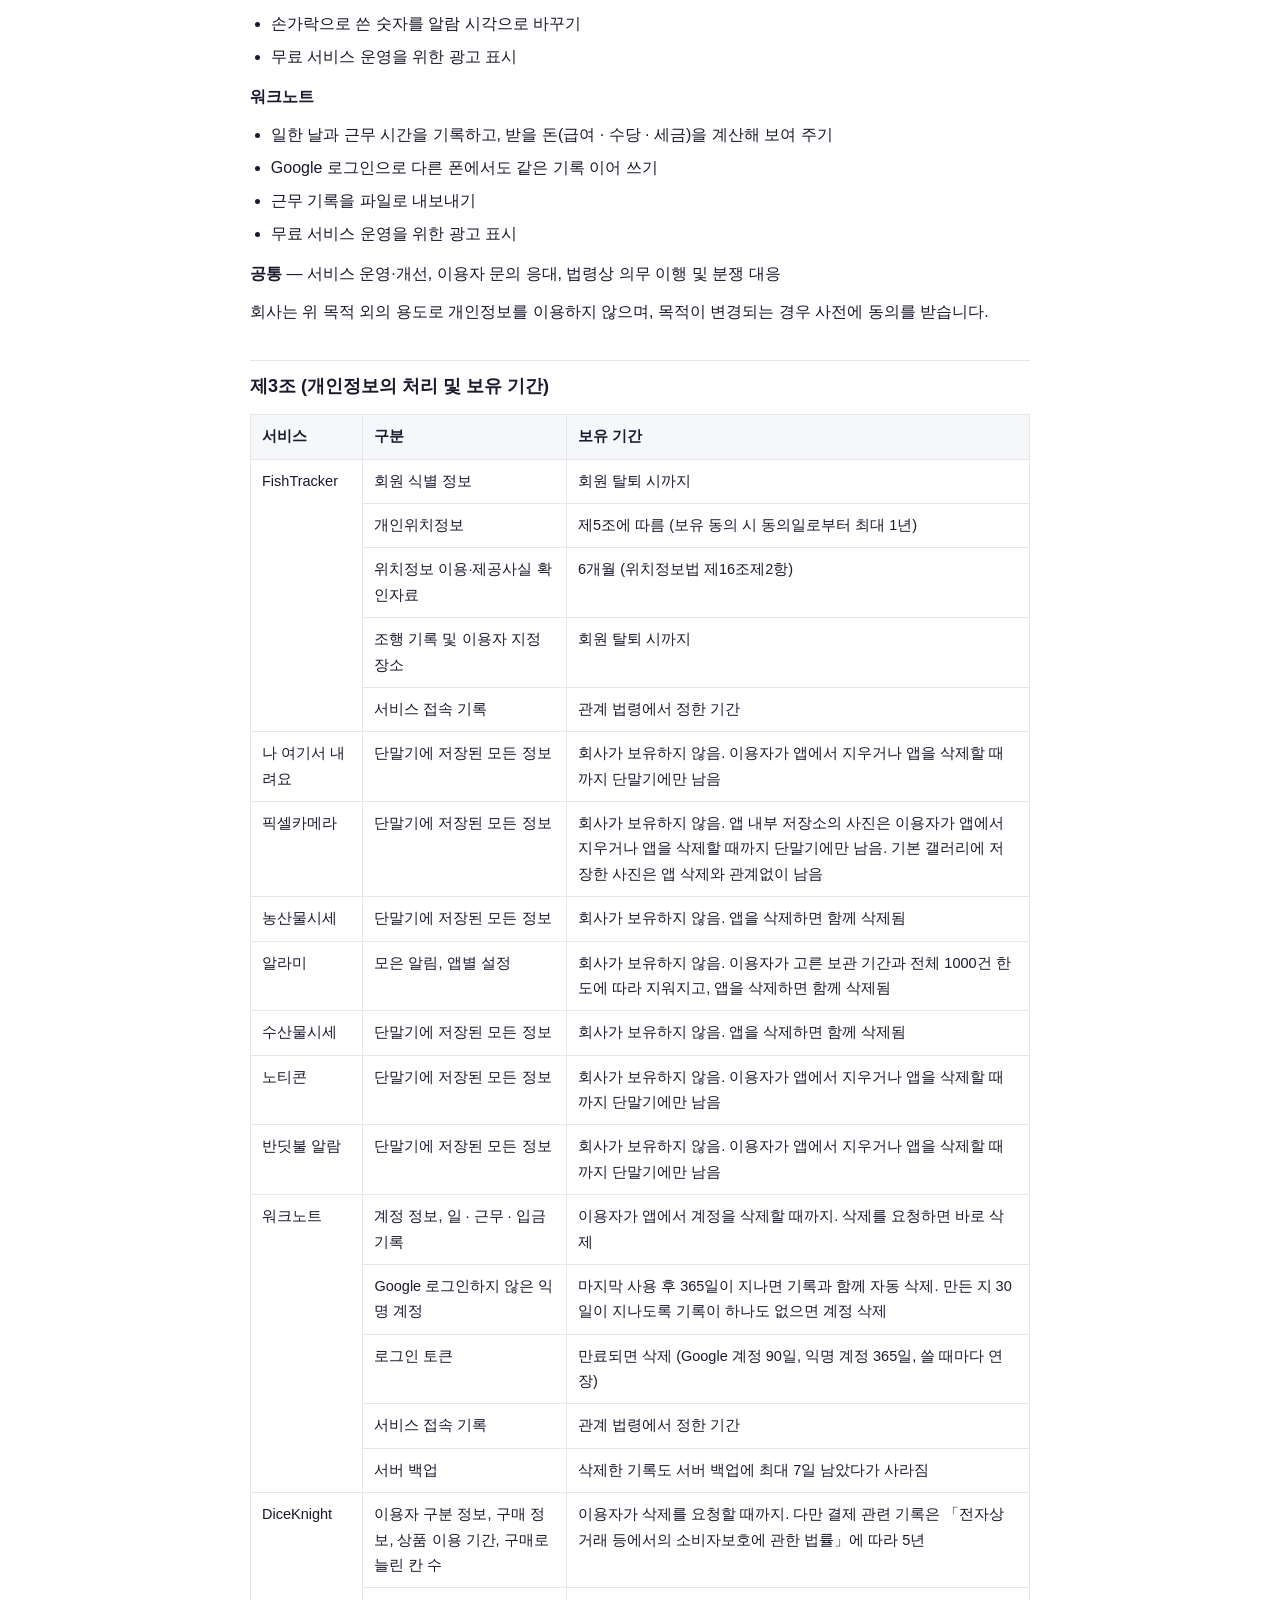
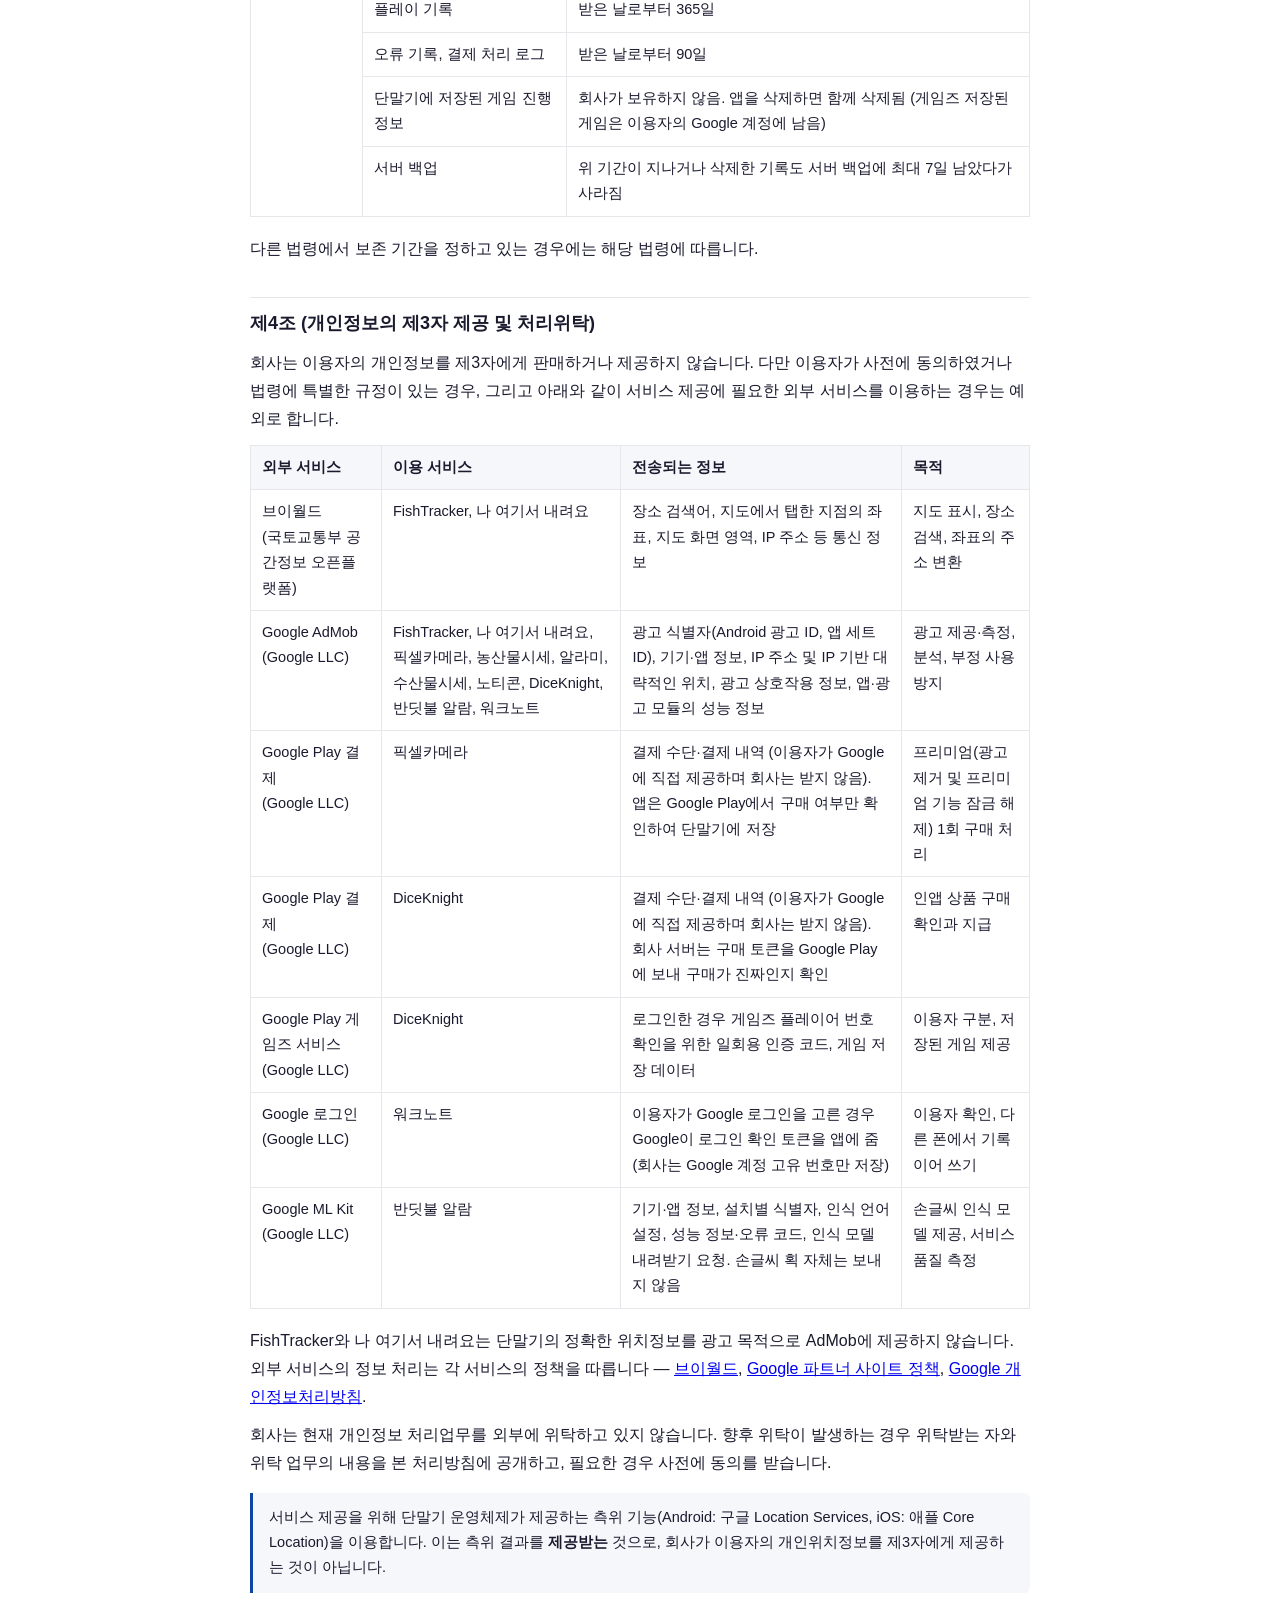
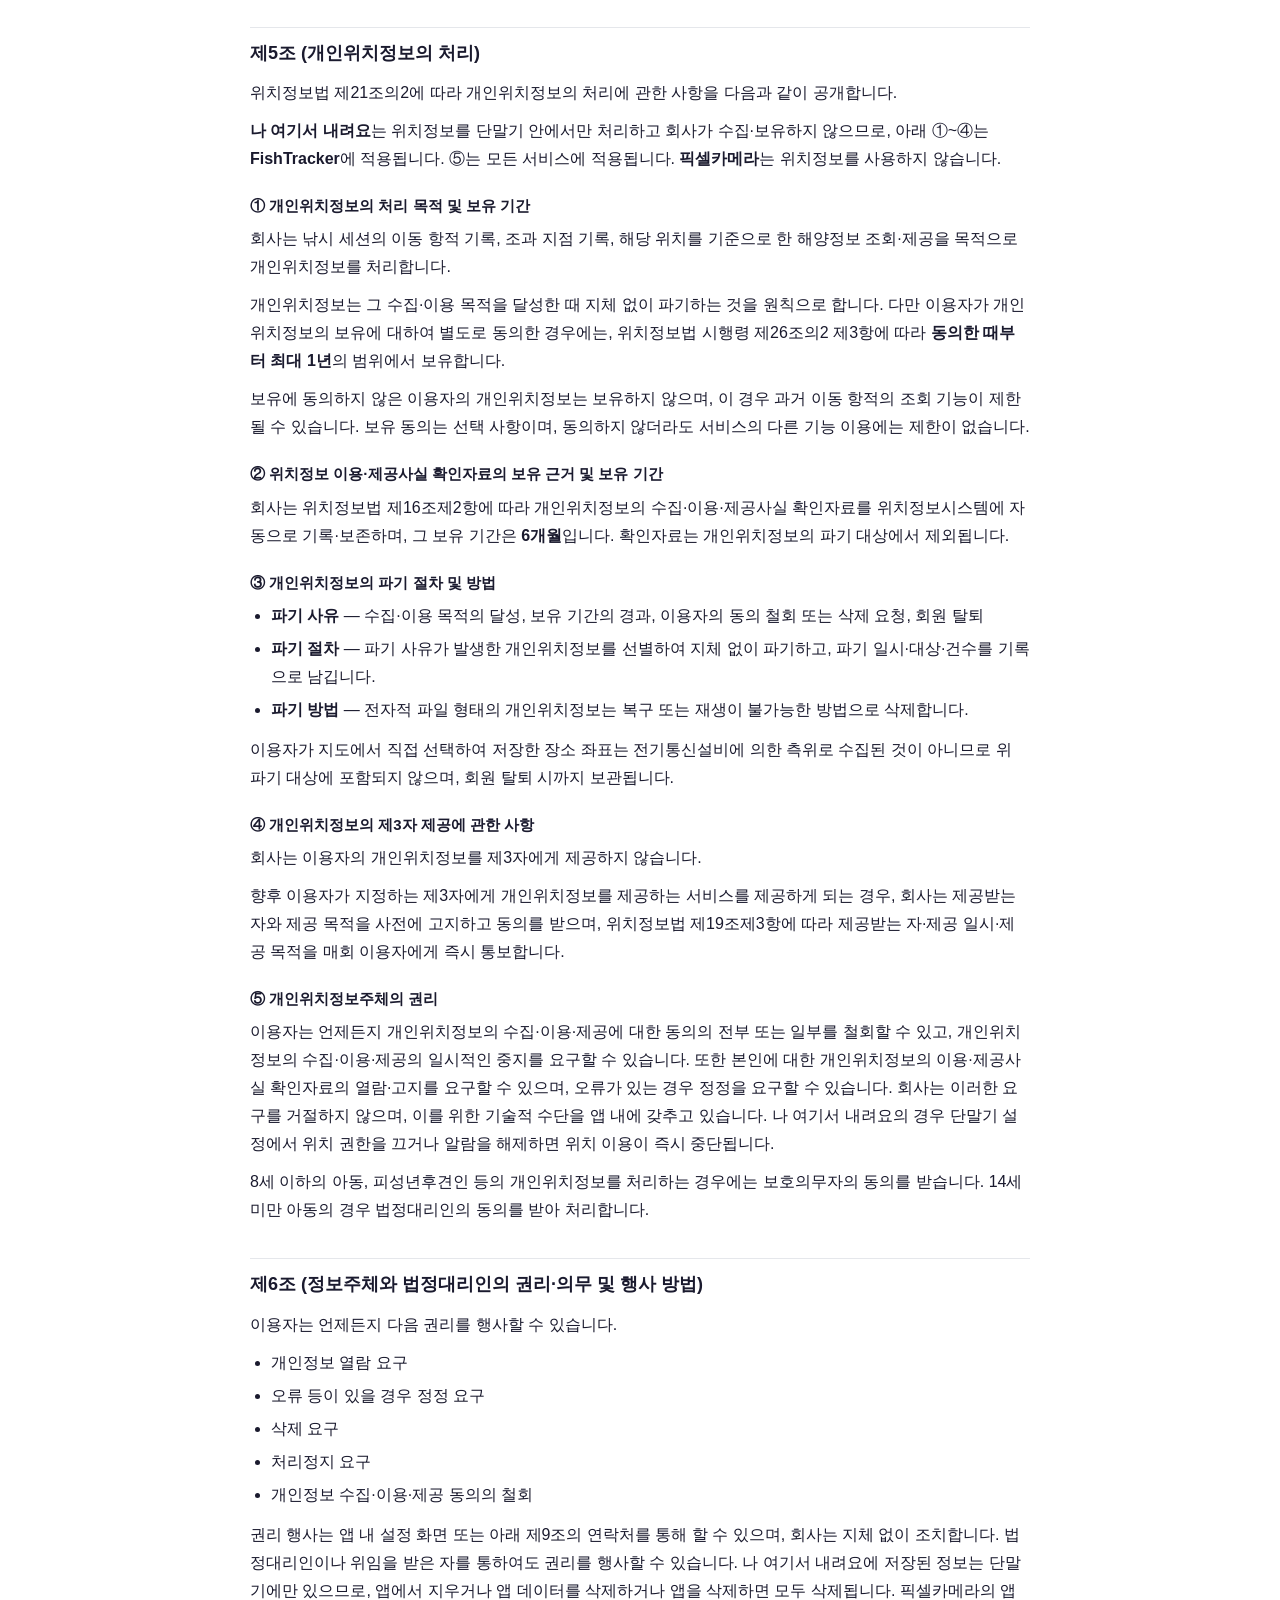
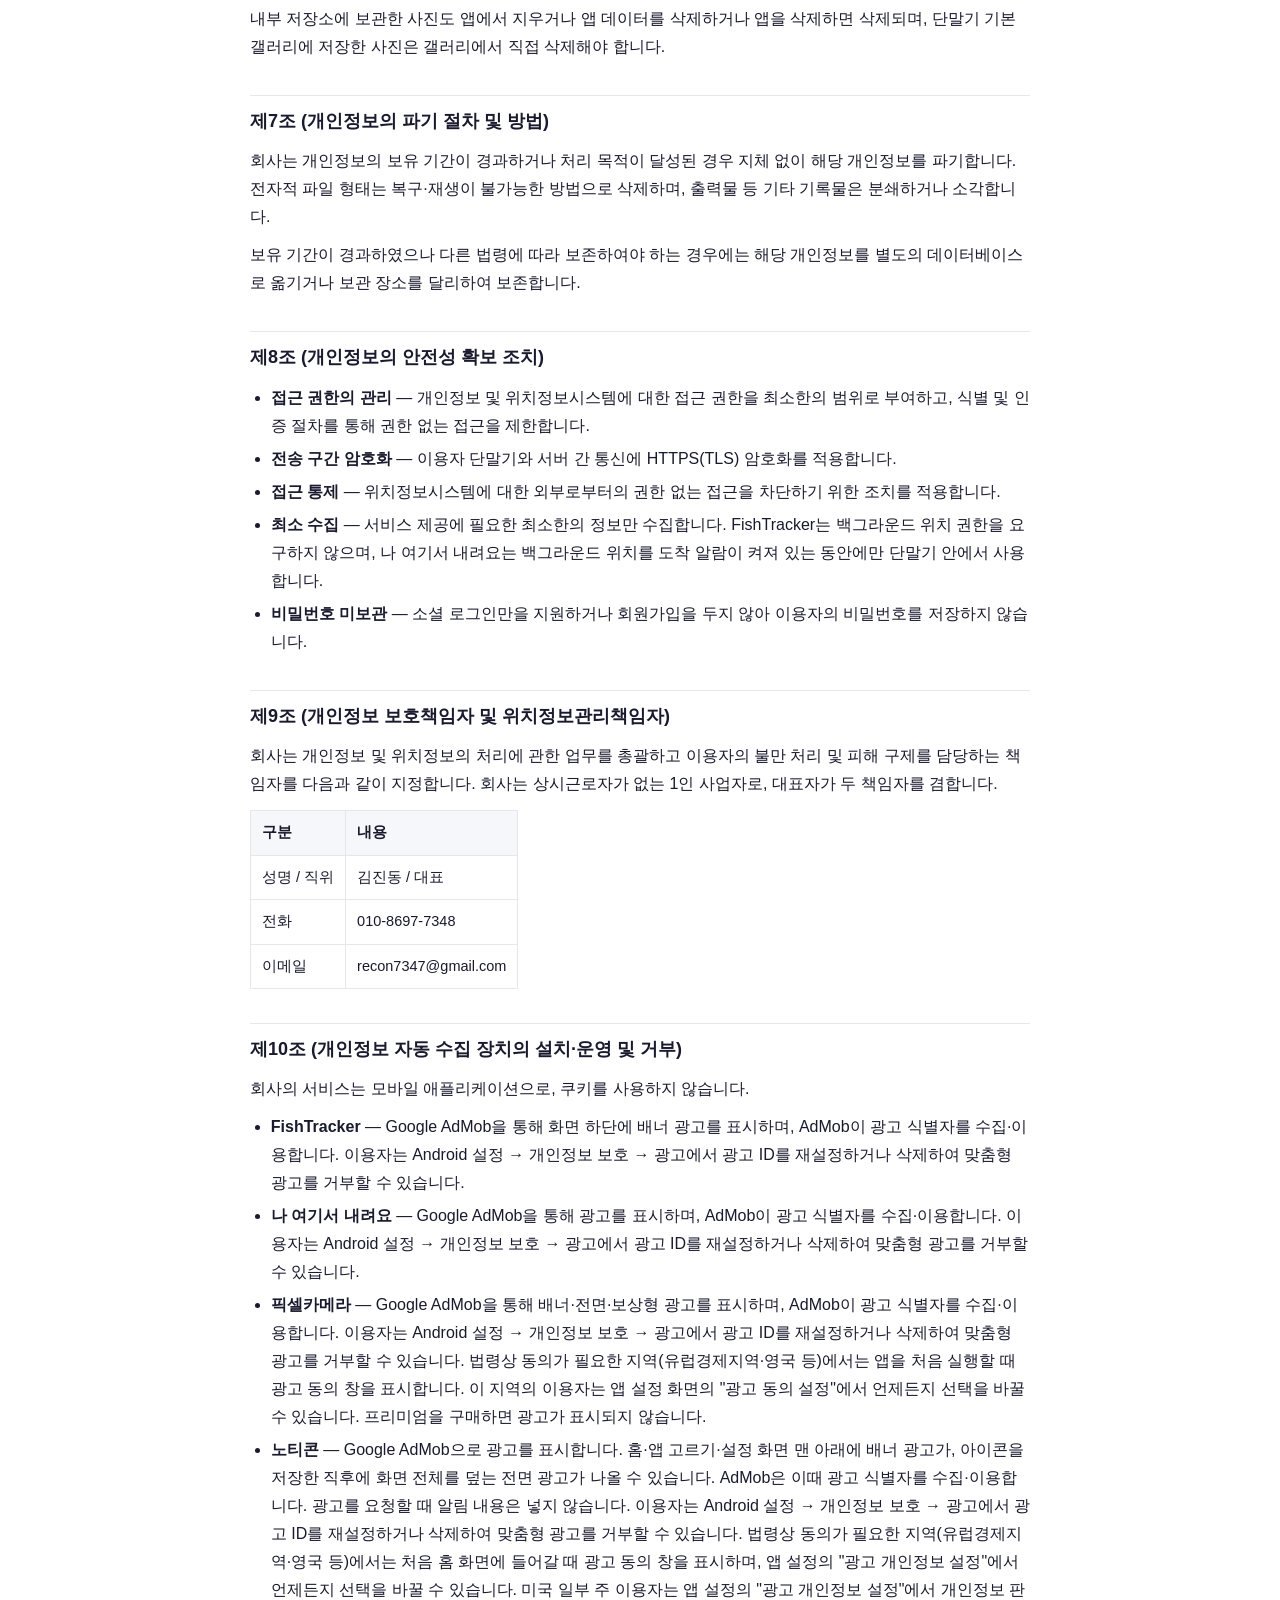
<file: privacy.html>
<!doctype html><html lang="ko"><head>
<meta charset="utf-8"><meta name="viewport" content="width=device-width,initial-scale=1,viewport-fit=cover">
<title>개인정보 처리방침 | 인디덕</title><link rel="stylesheet" href="style.css"></head><body>
<div class="wrap">
<header>
  <p class="app">인디덕 · 전 서비스 공통</p>
  <h1>개인정보 처리방침</h1>
  <p class="meta">시행일 2026년 11월 27일 · 「개인정보 보호법」 제30조 및 「위치정보의 보호 및 이용 등에 관한 법률」 제21조의2에 따라 작성</p>
</header>
<nav><a href="index.html">← 인디덕</a><a href="#fishtracker">FishTracker</a><a href="#igetoff">나 여기서 내려요</a><a href="#pixelcamera">픽셀카메라</a><a href="#nongsaninfo">농산물시세</a><a href="#alami">알라미</a><a href="#susaninfo">수산물시세</a><a href="#noticon">노티콘</a><a href="#diceknight">DiceKnight</a><a href="#alarm">반딧불 알람</a><a href="#worknote">워크노트</a><a href="#en">English</a></nav>

<p style="margin-top:22px">인디덕(이하 "회사")은 회사가 제공하는 모바일 애플리케이션(이하 각각 "서비스")을 이용하는 분의 개인정보를 소중히 보호합니다. 본 처리방침은 회사가 제공하는 모든 서비스에 공통으로 적용되며, 서비스마다 처리하는 정보가 다른 부분은 제1조 이하에서 서비스별로 구분하여 안내합니다.</p>

<h2>적용 서비스</h2>
<table>
<tr><th>서비스</th><th>내용</th><th>회원가입</th><th>광고</th></tr>
<tr><td><a href="#fishtracker">FishTracker</a></td><td>낚시 조행 기록, 해양정보 제공</td><td>있음 (소셜 로그인)</td><td>있음 (Google AdMob)</td></tr>
<tr><td><a href="#igetoff">나 여기서 내려요</a></td><td>목적지 도착 알람</td><td>없음</td><td>있음 (Google AdMob)</td></tr>
<tr><td><a href="#pixelcamera">픽셀카메라</a></td><td>사진을 픽셀 그림으로 바꾸는 카메라</td><td>없음</td><td>있음 (Google AdMob)</td></tr>
<tr><td><a href="#nongsaninfo">농산물시세</a></td><td>농산물 도매가·소매가 조회</td><td>없음</td><td>있음 (Google AdMob)</td></tr>
<tr><td><a href="#alami">알라미</a></td><td>상단바 알림을 모아 보기</td><td>없음</td><td>있음 (Google AdMob)</td></tr>
<tr><td><a href="#susaninfo">수산물시세</a></td><td>수산물 소매가·도매가·산지 시세 조회</td><td>없음</td><td>있음 (Google AdMob)</td></tr>
<tr><td><a href="#noticon">노티콘</a></td><td>다른 앱 알림의 상단바 아이콘을 이용자가 만든 아이콘으로 바꿔 보여 주기</td><td>없음</td><td>있음 (Google AdMob)</td></tr>
<tr><td><a href="#diceknight">DiceKnight</a></td><td>주사위를 굴려 싸우는 동굴 탐험 게임</td><td>없음 (Google Play 게임즈 로그인 선택)</td><td>있음 (Google AdMob)</td></tr>
<tr><td><a href="#alarm">반딧불 알람</a></td><td>알람 · 교대 근무 알람</td><td>없음</td><td>있음 (Google AdMob)</td></tr>
<tr><td><a href="#worknote">워크노트</a></td><td>일한 날을 기록하고 받을 돈 계산</td><td>없음 (익명 계정 자동 생성, Google 로그인 선택)</td><td>있음 (Google AdMob)</td></tr>
</table>

<h2>제1조 (처리하는 개인정보의 항목 및 수집 방법)</h2>

<h3 id="fishtracker">① FishTracker</h3>
<table>
<tr><th>구분</th><th>항목</th><th>수집 방법</th></tr>
<tr><td>회원 식별</td><td>소셜 로그인 제공자(구글·카카오·네이버)의 회원 식별자, 이메일 주소, 닉네임</td><td>이용자의 소셜 로그인 동의 시 제공받음</td></tr>
<tr><td>개인위치정보</td><td>단말기 측위에 의한 위도·경도, 측위 시각, 이동 속도·방향</td><td>이용자가 낚시 세션을 시작한 동안 앱에서 자동 수집</td></tr>
<tr><td>조행 기록</td><td>어종·크기·무게·조과 시각, 사용 채비, 출조 일정</td><td>이용자가 앱에 직접 입력</td></tr>
<tr><td>이용자 지정 장소</td><td>이용자가 지도에서 직접 선택하여 저장한 좌표</td><td>이용자가 앱에 직접 입력(측위에 의하지 아니함)</td></tr>
<tr><td>자동 생성 정보</td><td>단말기 정보(OS·앱 버전), 서비스 접속 기록, 위치정보 이용·제공사실 확인자료</td><td>서비스 이용 과정에서 자동 생성</td></tr>
</table>

<h3 id="igetoff">② 나 여기서 내려요</h3>
<div class="note">
나 여기서 내려요는 <strong>회원가입이 없고 회사가 운영하는 서버가 없습니다.</strong> 위치정보는 도착 알람을 위해 <strong>이용자의 단말기 안에서만</strong> 처리되며, 회사에 전송되거나 저장되지 않습니다.
</div>
<table>
<tr><th>구분</th><th>항목</th><th>처리 위치 · 보관</th></tr>
<tr><td>위치정보</td><td>단말기 측위에 의한 현재 위치(정확한·대략적인 위치)</td><td>단말기 안에서 목적지까지의 거리 계산에만 사용. 회사로 전송·저장하지 않음</td></tr>
<tr><td>백그라운드 위치정보</td><td>앱을 닫거나 화면이 꺼진 상태의 현재 위치</td><td>도착 알람이 켜져 있는 동안에만 사용. 이 동안 "추적 중" 알림이 항상 표시되며, 도착·알람 해제·설정한 시간대 종료 시 즉시 중단</td></tr>
<tr><td>이용자 입력 정보</td><td>목적지(이름·주소·좌표), 반복 알람(요일·시간대), 알람 설정, 이용자가 고른 알람음 파일</td><td>단말기 내부 저장소에만 저장. 앱 삭제 시 함께 삭제</td></tr>
<tr><td>외부 서비스 전송 정보</td><td>장소 검색어, 지도에서 탭한 지점의 좌표, 지도 화면 영역, IP 주소 등 통신 정보</td><td>지도 표시·장소 검색·주소 확인을 위해 브이월드로 전송 (제4조)</td></tr>
<tr><td>광고 관련 정보</td><td>광고 식별자(Android 광고 ID), 기기·앱 정보, IP 주소 및 IP 기반 대략적인 위치, 광고 상호작용 정보</td><td>Google AdMob이 광고 제공·측정을 위해 수집 (제4조, 제10조)</td></tr>
</table>

<h3 id="pixelcamera">③ 픽셀카메라</h3>
<div class="note">
픽셀카메라는 <strong>회원가입이 없고 회사가 운영하는 서버가 없습니다.</strong> 카메라로 찍은 사진과 변환 전 원본 사진은 <strong>이용자의 단말기 안에서만</strong> 처리·저장되며, 회사에 전송되거나 저장되지 않습니다.
</div>
<table>
<tr><th>구분</th><th>항목</th><th>처리 위치 · 보관</th></tr>
<tr><td>촬영 사진</td><td>카메라로 찍은 사진, 변환 전 원본 사진</td><td>단말기 안에서 픽셀 그림 변환과 다시 편집에만 사용. 원본은 앱 내부 저장소에 보관. 회사로 전송·저장하지 않음</td></tr>
<tr><td>사진 속 대상 인식</td><td>사진에 찍힌 사람·물체의 위치와 영역</td><td>Google이 만든 인식 도구(MediaPipe)를 이용해 단말기 안에서 인식. 회사로 전송·저장하지 않음</td></tr>
<tr><td>저장한 사진</td><td>이용자가 저장한 픽셀 그림</td><td>앱 내부 저장소와 단말기 기본 갤러리에 저장. 앱 삭제 시 앱 내부 저장소의 사진은 함께 삭제되며, 기본 갤러리에 저장한 사진은 남음</td></tr>
<tr><td>결제 정보</td><td>프리미엄(광고 제거 및 프리미엄 기능 잠금 해제) 1회 구매 시의 결제 수단·결제 내역</td><td>Google Play 결제로 처리. 결제 정보는 Google이 처리하며 회사는 받지 않음. 앱은 프리미엄 구매 여부만 단말기에 저장하고 회사로 보내지 않음 (제4조)</td></tr>
<tr><td>광고 관련 정보</td><td>광고 식별자(Android 광고 ID, 앱 세트 ID), 기기·앱 정보, IP 주소 및 IP 기반 대략적인 위치, 광고 상호작용 정보, 앱·광고 모듈의 성능 정보</td><td>Google AdMob이 광고 제공·측정, 분석, 부정 사용 방지를 위해 수집 (제4조, 제10조). 광고 동의 창에서 고른 내용은 단말기에 저장</td></tr>
</table>

<h3 id="nongsaninfo">④ 농산물시세</h3>
<div class="note">
농산물시세는 <strong>회원가입·로그인이 없고</strong>, 이름·전화번호·위치 등 개인을 알아볼 수 있는 정보를 앱이 직접 수집하지 않습니다. 이 앱은 만 13세 미만 아동을 대상으로 하지 않습니다.
</div>
<table>
<tr><th>구분</th><th>항목</th><th>처리 위치 · 보관</th></tr>
<tr><td>시세 조회 조건</td><td>이용자가 고른 지역 코드, 품목 이름</td><td>시세를 보여 주기 위해 회사 서버로 보냄. 서버는 이를 이용자와 연결해 저장하지 않음</td></tr>
<tr><td>즐겨찾기 · 설정</td><td>즐겨찾기 품목, 앱 설정</td><td>단말기에만 저장. 앱 삭제 시 함께 삭제</td></tr>
<tr><td>시세 갱신 알림</td><td>별도 정보 없음</td><td>단말기 안에서 만들어지는 로컬 알림. 앱 설정에서 끌 수 있음</td></tr>
<tr><td>광고 관련 정보</td><td>광고 식별자(Android 광고 ID, 앱 세트 ID), 기기·앱 정보, IP 주소 및 IP 기반 대략적인 위치, 광고 상호작용 정보, 앱·광고 모듈의 성능 정보</td><td>Google AdMob이 광고 제공·측정, 분석, 부정 사용 방지를 위해 수집 (제4조, 제10조). 단말기 설정에서 광고 ID를 재설정하거나 맞춤 광고를 끌 수 있음</td></tr>
</table>

<h3 id="alami">⑤ 알라미</h3>
<div class="note">
알라미는 <strong>회원가입·로그인이 없고 회사 서버가 없습니다.</strong> 이 앱은 만 13세 미만 아동을 대상으로 하지 않습니다.
</div>
<table>
<tr><th>구분</th><th>항목</th><th>처리 위치 · 보관</th></tr>
<tr><td>모은 알림</td><td>다른 앱이 보낸 알림의 제목·내용, 보낸 앱 이름, 받은 시각. 이용자가 허용한 알림 접근 권한으로 읽음. 알림에는 메시지·인증번호처럼 민감한 내용이 들어 있을 수 있음</td><td>단말기 안에만 저장하고 회사로 보내지 않음. 이용자가 고른 보관 기간(7일·30일·90일·무제한)과 전체 1000건 한도에 따라 자동 삭제됨. 앱에서 직접 지울 수 있고 앱 삭제 시 함께 삭제. 기기 백업 대상에서 제외</td></tr>
<tr><td>앱별 설정</td><td>앱마다 고른 보기 방식, 앱 설정</td><td>단말기에만 저장. 앱 삭제 시 함께 삭제</td></tr>
<tr><td>광고 관련 정보</td><td>광고 식별자(Android 광고 ID, 앱 세트 ID), 기기·앱 정보, IP 주소 및 IP 기반 대략적인 위치, 광고 상호작용 정보, 앱·광고 모듈의 성능 정보</td><td>Google AdMob이 광고 제공·측정, 분석, 부정 사용 방지를 위해 수집 (제4조, 제10조). 앱은 광고를 요청할 때 알림 내용을 넣지 않음. 법으로 동의가 필요한 지역(유럽경제지역, 영국 등)에서는 광고 동의 창을 띄우고, 앱 설정의 "광고 개인정보 설정"에서 고른 내용을 바꿀 수 있음</td></tr>
</table>

<h3 id="susaninfo">⑥ 수산물시세</h3>
<div class="note">
수산물시세는 <strong>회원가입·로그인이 없고</strong>, 이름·전화번호·위치 등 개인을 알아볼 수 있는 정보를 앱이 직접 수집하지 않습니다. 이 앱은 만 13세 미만 아동을 대상으로 하지 않습니다.
</div>
<table>
<tr><th>구분</th><th>항목</th><th>처리 위치 · 보관</th></tr>
<tr><td>시세 조회 조건</td><td>이용자가 고른 지역 코드, 품목·어종 조건</td><td>시세를 보여 주기 위해 회사 서버로 보냄. 서버는 이를 이용자와 연결해 저장하지 않음</td></tr>
<tr><td>즐겨찾기 · 설정</td><td>즐겨찾기 품목, 앱 설정</td><td>단말기에 저장하고 회사로 보내지 않음. 앱 삭제 시 함께 삭제. 이용자가 Android 기기 백업을 켠 경우 그 백업에 포함될 수 있음</td></tr>
<tr><td>시세 갱신 알림</td><td>별도 정보 없음</td><td>단말기 안에서 만들어지는 로컬 알림. 앱 설정에서 끌 수 있음</td></tr>
<tr><td>광고 관련 정보</td><td>광고 식별자(Android 광고 ID, 앱 세트 ID), 기기·앱 정보, IP 주소 및 IP 기반 대략적인 위치, 광고 상호작용 정보, 앱·광고 모듈의 성능 정보</td><td>Google AdMob이 광고 제공·측정, 분석, 부정 사용 방지를 위해 수집 (제4조, 제10조). 단말기 설정에서 광고 ID를 재설정하거나 맞춤 광고를 끌 수 있음</td></tr>
</table>

<h3 id="noticon">⑦ 노티콘</h3>
<div class="note">
노티콘은 <strong>회원가입·로그인이 없고 회사 서버가 없습니다.</strong> 알림 · 아이콘 · 설정은 모두 단말기 안에만 있고 회사로 보내지 않습니다. 광고(Google AdMob)를 보여 주기 위해 인터넷을 사용하며, 이때 AdMob이 광고 식별자 등을 수집합니다(아래 표). 이 앱은 만 18세 이상 이용자를 대상으로 하며 아동을 대상으로 하지 않습니다.
</div>
<table>
<tr><th>구분</th><th>항목</th><th>처리 위치 · 보관</th></tr>
<tr><td>알림</td><td>이용자가 고른 앱이 보낸 알림의 제목·내용, 보낸 앱 이름. 이용자가 허용한 알림 접근 권한으로 읽음. 알림에는 메시지 등 민감한 내용이 포함될 수 있음</td><td>아이콘을 바꾼 알림을 띄우고, 앱이 다시 켜졌을 때 그 알림을 다시 띄우기 위해 단말기에만 저장. 이용자가 바꾼 알림을 지우거나 눌러서 열면 함께 삭제되고, 앱 삭제 시 함께 삭제. 단말기 백업 대상에서 제외</td></tr>
<tr><td>내 아이콘</td><td>이용자가 그린 도트 그림, 이용자가 고른 사진을 잘라 만든 작은 아이콘 그림(사진 원본은 저장하지 않음)</td><td>단말기에만 저장. 앱에서 지우거나 앱 삭제 시 함께 삭제</td></tr>
<tr><td>앱 설정</td><td>아이콘을 바꿀 앱과 고른 아이콘, 최근 알림이 온 앱 이름, 읽음 처리 설정</td><td>단말기에만 저장. 앱 삭제 시 함께 삭제</td></tr>
<tr><td>앱 실행 확인 (선택)</td><td>'원래 앱 열면 지우기'를 켜고 '사용 정보 접근'을 허용한 경우, 아이콘을 바꾸는 앱이 열렸는지 여부</td><td>바꾼 알림을 지우는 용도로만 그 순간 확인하고, 저장하거나 전송하지 않음. 앱 안의 내용은 보지 않음</td></tr>
<tr><td>광고 관련 정보</td><td>광고 식별자(Android 광고 ID, 앱 세트 ID), 기기·앱 정보, IP 주소 및 IP 기반 대략적인 위치, 광고 상호작용 정보, 앱·광고 모듈의 성능 정보</td><td>Google AdMob이 광고 제공·측정, 분석, 부정 사용 방지를 위해 수집 (제4조, 제10조). 앱은 광고를 요청할 때 알림 내용을 넣지 않음. 법으로 동의가 필요한 지역(유럽경제지역, 영국 등)에서는 광고 동의 창을 띄우고, 앱 설정의 "광고 개인정보 설정"에서 고른 내용을 바꿀 수 있음. 미국 일부 주 이용자는 같은 메뉴에서 개인정보 판매 · 공유(맞춤 광고)를 거부할 수 있음. 브라질에서는 맞춤 광고를 보여 주지 않음</td></tr>
</table>

<h3 id="diceknight">⑧ DiceKnight</h3>
<div class="note">
DiceKnight는 <strong>회원가입이 없습니다.</strong> 앱은 처음 실행할 때 무작위로 만든 설치 번호로 이용자를 구분하고, 이용자가 Google Play 게임즈에 로그인하면 게임즈 플레이어 번호로 구분합니다. 이름·전화번호·이메일·위치 등 개인을 알아볼 수 있는 정보를 앱이 직접 수집하지 않습니다. 구매한 상품의 이용 기간을 지키고 오류를 고치기 위해 아래 정보를 회사 서버로 보냅니다. 이 앱은 만 13세 이상 이용자를 대상으로 하며 아동을 대상으로 하지 않습니다.
</div>
<table>
<tr><th>구분</th><th>항목</th><th>처리 위치 · 보관</th></tr>
<tr><td>이용자 구분 정보</td><td>앱이 만든 무작위 설치 번호, Google Play 게임즈 플레이어 번호(로그인한 경우)</td><td>구매한 상품과 이용 기간을 이용자에게 연결하기 위해 회사 서버에 저장 (제3조)</td></tr>
<tr><td>구매 정보</td><td>구매한 상품 이름, Google Play 구매 토큰, 구매 확인 결과와 시각, 상품의 이용 기간</td><td>Google Play에 진짜 구매인지 확인하고 상품을 지급하기 위해 회사 서버에 저장. 결제 수단 정보는 Google이 처리하며 회사는 받지 않음 (제4조)</td></tr>
<tr><td>플레이 기록</td><td>원정을 마칠 때의 도달 층·직업·쓰러진 까닭, 보스 싸움 결과</td><td>게임 균형을 맞추기 위해 회사 서버에 저장 (제3조)</td></tr>
<tr><td>오류 기록</td><td>앱 오류·비정상 종료 내용, 앱 버전</td><td>오류를 고치기 위해 회사 서버에 저장 (제3조)</td></tr>
<tr><td>결제 처리 로그</td><td>결제 성공·실패 기록</td><td>결제 문제를 확인하고 고치기 위해 회사 서버에 저장 (제3조)</td></tr>
<tr><td>게임 저장 데이터</td><td>용사·장비·진행 상황 등 게임 진행 정보</td><td>단말기에 저장. 게임즈에 로그인한 경우 Google Play 게임즈의 저장된 게임(이용자의 Google 드라이브 앱 전용 공간)에도 저장되며 회사 서버로는 보내지 않음</td></tr>
<tr><td>광고 관련 정보</td><td>광고 식별자(Android 광고 ID, 앱 세트 ID), 기기·앱 정보, IP 주소 및 IP 기반 대략적인 위치, 광고 상호작용 정보, 앱·광고 모듈의 성능 정보</td><td>Google AdMob이 광고 제공·측정, 분석, 부정 사용 방지를 위해 수집 (제4조, 제10조). 광고 제거 상품을 구매하면 배너 광고가 나오지 않음</td></tr>
</table>

<h3 id="alarm">⑨ 반딧불 알람</h3>
<div class="note">
반딧불 알람은 <strong>회원가입·로그인이 없고 회사가 운영하는 서버가 없습니다.</strong> 알람 · 교대 근무표 · 알람 기록은 모두 <strong>이용자의 단말기 안에만</strong> 저장되고 회사로 보내지 않으며, 단말기 백업 대상에서도 제외합니다. 알람을 끄는 화면에 광고(Google AdMob)를 보여 주고 손글씨 인식 모델을 내려받기 위해 인터넷을 사용합니다.
</div>
<table>
<tr><th>구분</th><th>항목</th><th>처리 위치 · 보관</th></tr>
<tr><td>알람 설정</td><td>알람 시각·요일·이름(이용자가 적은 글자), 알람음, 볼륨, 진동, 다시 울리기 간격, 끄는 방법</td><td>단말기에만 저장. 앱에서 지우거나 앱 삭제 시 함께 삭제</td></tr>
<tr><td>교대 근무표</td><td>근무표 이름, 근무 순서, 날짜별 근무</td><td>단말기에만 저장. 앱 삭제 시 함께 삭제</td></tr>
<tr><td>알람 기록</td><td>알람이 울린 시각·끈 시각·끈 방법, 다시 울리기 횟수, 끄는 화면 광고를 눌렀는지 여부, 알람 전에 폰을 쓰지 않은 시간</td><td>단말기에만 저장. 앱에서 지우거나 앱 삭제 시 함께 삭제</td></tr>
<tr><td>사용 기록 접근 (선택)</td><td>이용자가 설정 › 사용 기록 접근에서 허용한 경우, 알람 전 일정 시간 동안 화면이 켜지고 꺼진 시각</td><td>알람 전에 폰을 쓰지 않은 시간을 계산하는 데만 단말기 안에서 사용. 어떤 앱을 썼는지는 보지 않음. 회사로 전송하지 않음</td></tr>
<tr><td>손글씨 입력</td><td>알람 시각을 적으려고 손가락으로 쓴 획</td><td>Google ML Kit 손글씨 인식으로 단말기 안에서 숫자로 바꾸고 바로 버림. 획은 저장하거나 전송하지 않음</td></tr>
<tr><td>손글씨 인식 이용 정보</td><td>처음 쓸 때 인식 모델 내려받기, 기기·앱 정보, 설치별 식별자, 인식 언어 설정, 성능 정보·오류 코드</td><td>Google ML Kit가 모델 제공과 서비스 품질 측정을 위해 Google로 보냄 (제4조)</td></tr>
<tr><td>광고 관련 정보</td><td>광고 식별자(Android 광고 ID, 앱 세트 ID), 기기·앱 정보, IP 주소 및 IP 기반 대략적인 위치, 광고 상호작용 정보, 앱·광고 모듈의 성능 정보</td><td>Google AdMob이 광고 제공·측정, 분석, 부정 사용 방지를 위해 수집 (제4조, 제10조). 광고는 알람을 끄는 화면 아래에만 나오며 소리는 늘 꺼 둠</td></tr>
</table>

<h3 id="worknote">⑩ 워크노트</h3>
<div class="note">
워크노트는 회원가입 없이 처음 실행할 때 <strong>익명 계정</strong>을 자동으로 만들고, 이용자가 원하면 Google 계정으로 로그인해 기록을 다른 폰에서도 이어 쓸 수 있습니다. 이용자가 입력한 일 · 근무 · 입금 기록은 <strong>회사 서버에 저장</strong>되며, 근무 · 금액 기록은 암호화해 저장합니다. 회사는 이름 · 이메일 · 전화번호를 저장하지 않고, 단말기 식별자(ANDROID_ID, 광고 ID)를 회사 서버로 보내지 않습니다. 계정 삭제 방법은 <a href="worknote-account-deletion.html">워크노트 계정 삭제 안내</a>에 있습니다.
</div>
<table>
<tr><th>구분</th><th>항목</th><th>수집 방법 · 보관</th></tr>
<tr><td>계정 정보</td><td>회사가 만든 계정 번호, 로그인 토큰, Google 로그인 시 Google 계정 고유 번호</td><td>앱 첫 실행 · Google 로그인 때 자동 생성 · 제공받아 서버에 저장</td></tr>
<tr><td>Google 로그인 확인 정보</td><td>Google이 보내 주는 로그인 확인 토큰(이메일 주소 · 이름 포함)</td><td>로그인이 맞는지 확인하는 데만 쓰고 이메일 주소 · 이름은 저장하지 않음</td></tr>
<tr><td>일 정보</td><td>일한 곳 이름, 지급 방식, 시급 · 일당 · 단가, 세금 · 수당 · 휴게 · 월급날 설정</td><td>이용자가 앱에 직접 입력, 서버에 저장</td></tr>
<tr><td>근무 · 입금 기록</td><td>근무 날짜 · 시각 · 휴게 · 공수 · 메모 · 금액, 입금 날짜 · 금액</td><td>이용자가 앱에 직접 입력, 서버에 암호화해 저장</td></tr>
<tr><td>내보내기 파일</td><td>이용자가 고른 기간의 근무 기록(CSV)</td><td>이용자가 고른 단말기 위치에 저장. 회사로 보내지 않음</td></tr>
<tr><td>자동 생성 정보</td><td>서비스 접속 기록(IP 주소, 요청 시각)</td><td>서비스 이용 과정에서 자동 생성</td></tr>
<tr><td>광고 관련 정보</td><td>광고 식별자(Android 광고 ID, 앱 세트 ID), 기기·앱 정보, IP 주소 및 IP 기반 대략적인 위치, 광고 상호작용 정보, 앱·광고 모듈의 성능 정보</td><td>Google AdMob이 광고 제공·측정, 분석, 부정 사용 방지를 위해 수집 (제4조, 제10조)</td></tr>
</table>

<p>회사는 어느 서비스에서도 비밀번호를 수집·저장하지 않으며, 주민등록번호 등 고유식별정보를 처리하지 않습니다.</p>

<h2>제2조 (개인정보의 처리 목적)</h2>
<p><strong>FishTracker</strong></p>
<ul>
<li>회원 가입 및 본인 식별, 회원 관리</li>
<li>낚시 세션의 이동 항적 및 조과 지점 기록·저장·조회 기능 제공</li>
<li>이용자의 위치를 기준으로 한 조위·수온·수심 등 해양정보 제공</li>
</ul>
<p><strong>나 여기서 내려요</strong></p>
<ul>
<li>지도에 현재 위치 표시, 목적지까지 남은 거리 계산</li>
<li>이용자가 설정한 반경 안에 들어왔을 때 알람</li>
<li>이용자가 정한 요일·시간대에 반복 알람 자동 시작</li>
<li>무료 서비스 운영을 위한 광고 표시</li>
</ul>
<p><strong>픽셀카메라</strong></p>
<ul>
<li>촬영한 사진을 픽셀 그림으로 변환 (사진 속 대상을 인식해 이용자가 고른 대상만 변환하는 기능 포함)</li>
<li>변환한 사진과 원본 사진의 저장, 다시 편집</li>
<li>프리미엄(광고 제거 및 프리미엄 기능 잠금 해제) 1회 구매 처리</li>
<li>무료 서비스 운영을 위한 광고 표시</li>
</ul>
<p><strong>농산물시세</strong></p>
<ul>
<li>이용자가 고른 지역·품목의 농산물 도매가·소매가 제공</li>
<li>즐겨찾기 저장, 시세 갱신 알림</li>
<li>무료 서비스 운영을 위한 광고 표시</li>
</ul>
<p><strong>알라미</strong></p>
<ul>
<li>상단바 알림을 모아 시간순·앱별로 보여 주고 검색</li>
<li>이용자가 고른 앱의 알림을 상단바에서 지우기, 위젯에 오늘 모은 알림 수 표시</li>
<li>무료 서비스 운영을 위한 광고 표시</li>
</ul>
<p><strong>수산물시세</strong></p>
<ul>
<li>이용자가 고른 지역·품목의 수산물 소매가·도매가, 위판장 산지 시세 제공</li>
<li>즐겨찾기 저장, 시세 갱신 알림</li>
<li>무료 서비스 운영을 위한 광고 표시</li>
</ul>
<p><strong>노티콘</strong></p>
<ul>
<li>이용자가 고른 앱의 알림을 상단바에서 이용자가 만든 아이콘으로 바꿔 다시 띄우기</li>
<li>바꾼 알림에서 답장하거나 원래 앱을 열었을 때 바꾼 알림 지우기</li>
<li>무료 서비스 운영을 위한 광고 표시</li>
</ul>
<p><strong>DiceKnight</strong></p>
<ul>
<li>게임 진행 정보 저장과 Google Play 게임즈 로그인·저장된 게임 제공</li>
<li>인앱 구매가 진짜인지 확인하고 상품과 이용 기간 지급, 다시 설치했을 때 구매 복원</li>
<li>오류 수정과 게임 균형 조정</li>
<li>무료 서비스 운영을 위한 광고 표시</li>
</ul>
<p><strong>반딧불 알람</strong></p>
<ul>
<li>이용자가 정한 시각에 알람을 울리고, 교대 근무표에 맞춰 알람을 켜고 끄기</li>
<li>알람이 울리고 꺼진 기록과 알람 전에 폰을 쓰지 않은 시간 보여 주기</li>
<li>손가락으로 쓴 숫자를 알람 시각으로 바꾸기</li>
<li>무료 서비스 운영을 위한 광고 표시</li>
</ul>
<p><strong>워크노트</strong></p>
<ul>
<li>일한 날과 근무 시간을 기록하고, 받을 돈(급여 · 수당 · 세금)을 계산해 보여 주기</li>
<li>Google 로그인으로 다른 폰에서도 같은 기록 이어 쓰기</li>
<li>근무 기록을 파일로 내보내기</li>
<li>무료 서비스 운영을 위한 광고 표시</li>
</ul>
<p><strong>공통</strong> — 서비스 운영·개선, 이용자 문의 응대, 법령상 의무 이행 및 분쟁 대응</p>
<p>회사는 위 목적 외의 용도로 개인정보를 이용하지 않으며, 목적이 변경되는 경우 사전에 동의를 받습니다.</p>

<h2>제3조 (개인정보의 처리 및 보유 기간)</h2>
<table>
<tr><th>서비스</th><th>구분</th><th>보유 기간</th></tr>
<tr><td rowspan="5">FishTracker</td><td>회원 식별 정보</td><td>회원 탈퇴 시까지</td></tr>
<tr><td>개인위치정보</td><td>제5조에 따름 (보유 동의 시 동의일로부터 최대 1년)</td></tr>
<tr><td>위치정보 이용·제공사실 확인자료</td><td>6개월 (위치정보법 제16조제2항)</td></tr>
<tr><td>조행 기록 및 이용자 지정 장소</td><td>회원 탈퇴 시까지</td></tr>
<tr><td>서비스 접속 기록</td><td>관계 법령에서 정한 기간</td></tr>
<tr><td>나 여기서 내려요</td><td>단말기에 저장된 모든 정보</td><td>회사가 보유하지 않음. 이용자가 앱에서 지우거나 앱을 삭제할 때까지 단말기에만 남음</td></tr>
<tr><td>픽셀카메라</td><td>단말기에 저장된 모든 정보</td><td>회사가 보유하지 않음. 앱 내부 저장소의 사진은 이용자가 앱에서 지우거나 앱을 삭제할 때까지 단말기에만 남음. 기본 갤러리에 저장한 사진은 앱 삭제와 관계없이 남음</td></tr>
<tr><td>농산물시세</td><td>단말기에 저장된 모든 정보</td><td>회사가 보유하지 않음. 앱을 삭제하면 함께 삭제됨</td></tr>
<tr><td>알라미</td><td>모은 알림, 앱별 설정</td><td>회사가 보유하지 않음. 이용자가 고른 보관 기간과 전체 1000건 한도에 따라 지워지고, 앱을 삭제하면 함께 삭제됨</td></tr>
<tr><td>수산물시세</td><td>단말기에 저장된 모든 정보</td><td>회사가 보유하지 않음. 앱을 삭제하면 함께 삭제됨</td></tr>
<tr><td>노티콘</td><td>단말기에 저장된 모든 정보</td><td>회사가 보유하지 않음. 이용자가 앱에서 지우거나 앱을 삭제할 때까지 단말기에만 남음</td></tr>
<tr><td>반딧불 알람</td><td>단말기에 저장된 모든 정보</td><td>회사가 보유하지 않음. 이용자가 앱에서 지우거나 앱을 삭제할 때까지 단말기에만 남음</td></tr>
<tr><td rowspan="5">워크노트</td><td>계정 정보, 일 · 근무 · 입금 기록</td><td>이용자가 앱에서 계정을 삭제할 때까지. 삭제를 요청하면 바로 삭제</td></tr>
<tr><td>Google 로그인하지 않은 익명 계정</td><td>마지막 사용 후 365일이 지나면 기록과 함께 자동 삭제. 만든 지 30일이 지나도록 기록이 하나도 없으면 계정 삭제</td></tr>
<tr><td>로그인 토큰</td><td>만료되면 삭제 (Google 계정 90일, 익명 계정 365일, 쓸 때마다 연장)</td></tr>
<tr><td>서비스 접속 기록</td><td>관계 법령에서 정한 기간</td></tr>
<tr><td>서버 백업</td><td>삭제한 기록도 서버 백업에 최대 7일 남았다가 사라짐</td></tr>
<tr><td rowspan="5">DiceKnight</td><td>이용자 구분 정보, 구매 정보, 상품 이용 기간, 구매로 늘린 칸 수</td><td>이용자가 삭제를 요청할 때까지. 다만 결제 관련 기록은 「전자상거래 등에서의 소비자보호에 관한 법률」에 따라 5년</td></tr>
<tr><td>플레이 기록</td><td>받은 날로부터 365일</td></tr>
<tr><td>오류 기록, 결제 처리 로그</td><td>받은 날로부터 90일</td></tr>
<tr><td>단말기에 저장된 게임 진행 정보</td><td>회사가 보유하지 않음. 앱을 삭제하면 함께 삭제됨 (게임즈 저장된 게임은 이용자의 Google 계정에 남음)</td></tr>
<tr><td>서버 백업</td><td>위 기간이 지나거나 삭제한 기록도 서버 백업에 최대 7일 남았다가 사라짐</td></tr>
</table>
<p>다른 법령에서 보존 기간을 정하고 있는 경우에는 해당 법령에 따릅니다.</p>

<h2>제4조 (개인정보의 제3자 제공 및 처리위탁)</h2>
<p>회사는 이용자의 개인정보를 제3자에게 판매하거나 제공하지 않습니다. 다만 이용자가 사전에 동의하였거나 법령에 특별한 규정이 있는 경우, 그리고 아래와 같이 서비스 제공에 필요한 외부 서비스를 이용하는 경우는 예외로 합니다.</p>
<table>
<tr><th>외부 서비스</th><th>이용 서비스</th><th>전송되는 정보</th><th>목적</th></tr>
<tr><td>브이월드<br>(국토교통부 공간정보 오픈플랫폼)</td><td>FishTracker, 나 여기서 내려요</td><td>장소 검색어, 지도에서 탭한 지점의 좌표, 지도 화면 영역, IP 주소 등 통신 정보</td><td>지도 표시, 장소 검색, 좌표의 주소 변환</td></tr>
<tr><td>Google AdMob<br>(Google LLC)</td><td>FishTracker, 나 여기서 내려요, 픽셀카메라, 농산물시세, 알라미, 수산물시세, 노티콘, DiceKnight, 반딧불 알람, 워크노트</td><td>광고 식별자(Android 광고 ID, 앱 세트 ID), 기기·앱 정보, IP 주소 및 IP 기반 대략적인 위치, 광고 상호작용 정보, 앱·광고 모듈의 성능 정보</td><td>광고 제공·측정, 분석, 부정 사용 방지</td></tr>
<tr><td>Google Play 결제<br>(Google LLC)</td><td>픽셀카메라</td><td>결제 수단·결제 내역 (이용자가 Google에 직접 제공하며 회사는 받지 않음). 앱은 Google Play에서 구매 여부만 확인하여 단말기에 저장</td><td>프리미엄(광고 제거 및 프리미엄 기능 잠금 해제) 1회 구매 처리</td></tr>
<tr><td>Google Play 결제<br>(Google LLC)</td><td>DiceKnight</td><td>결제 수단·결제 내역 (이용자가 Google에 직접 제공하며 회사는 받지 않음). 회사 서버는 구매 토큰을 Google Play에 보내 구매가 진짜인지 확인</td><td>인앱 상품 구매 확인과 지급</td></tr>
<tr><td>Google Play 게임즈 서비스<br>(Google LLC)</td><td>DiceKnight</td><td>로그인한 경우 게임즈 플레이어 번호 확인을 위한 일회용 인증 코드, 게임 저장 데이터</td><td>이용자 구분, 저장된 게임 제공</td></tr>
<tr><td>Google 로그인<br>(Google LLC)</td><td>워크노트</td><td>이용자가 Google 로그인을 고른 경우 Google이 로그인 확인 토큰을 앱에 줌 (회사는 Google 계정 고유 번호만 저장)</td><td>이용자 확인, 다른 폰에서 기록 이어 쓰기</td></tr>
<tr><td>Google ML Kit<br>(Google LLC)</td><td>반딧불 알람</td><td>기기·앱 정보, 설치별 식별자, 인식 언어 설정, 성능 정보·오류 코드, 인식 모델 내려받기 요청. 손글씨 획 자체는 보내지 않음</td><td>손글씨 인식 모델 제공, 서비스 품질 측정</td></tr>
</table>
<p>FishTracker와 나 여기서 내려요는 단말기의 정확한 위치정보를 광고 목적으로 AdMob에 제공하지 않습니다. 외부 서비스의 정보 처리는 각 서비스의 정책을 따릅니다 — <a href="https://www.vworld.kr" target="_blank" rel="noopener">브이월드</a>, <a href="https://policies.google.com/technologies/partner-sites?hl=ko" target="_blank" rel="noopener">Google 파트너 사이트 정책</a>, <a href="https://policies.google.com/privacy?hl=ko" target="_blank" rel="noopener">Google 개인정보처리방침</a>.</p>
<p>회사는 현재 개인정보 처리업무를 외부에 위탁하고 있지 않습니다. 향후 위탁이 발생하는 경우 위탁받는 자와 위탁 업무의 내용을 본 처리방침에 공개하고, 필요한 경우 사전에 동의를 받습니다.</p>
<div class="note">
서비스 제공을 위해 단말기 운영체제가 제공하는 측위 기능(Android: 구글 Location Services, iOS: 애플 Core Location)을 이용합니다. 이는 측위 결과를 <strong>제공받는</strong> 것으로, 회사가 이용자의 개인위치정보를 제3자에게 제공하는 것이 아닙니다.
</div>

<h2>제5조 (개인위치정보의 처리)</h2>
<p>위치정보법 제21조의2에 따라 개인위치정보의 처리에 관한 사항을 다음과 같이 공개합니다.</p>
<p><strong>나 여기서 내려요</strong>는 위치정보를 단말기 안에서만 처리하고 회사가 수집·보유하지 않으므로, 아래 ①~④는 <strong>FishTracker</strong>에 적용됩니다. ⑤는 모든 서비스에 적용됩니다. <strong>픽셀카메라</strong>는 위치정보를 사용하지 않습니다.</p>

<h3>① 개인위치정보의 처리 목적 및 보유 기간</h3>
<p>회사는 낚시 세션의 이동 항적 기록, 조과 지점 기록, 해당 위치를 기준으로 한 해양정보 조회·제공을 목적으로 개인위치정보를 처리합니다.</p>
<p>개인위치정보는 그 수집·이용 목적을 달성한 때 지체 없이 파기하는 것을 원칙으로 합니다. 다만 이용자가 개인위치정보의 보유에 대하여 별도로 동의한 경우에는, 위치정보법 시행령 제26조의2 제3항에 따라 <strong>동의한 때부터 최대 1년</strong>의 범위에서 보유합니다.</p>
<p>보유에 동의하지 않은 이용자의 개인위치정보는 보유하지 않으며, 이 경우 과거 이동 항적의 조회 기능이 제한될 수 있습니다. 보유 동의는 선택 사항이며, 동의하지 않더라도 서비스의 다른 기능 이용에는 제한이 없습니다.</p>

<h3>② 위치정보 이용·제공사실 확인자료의 보유 근거 및 보유 기간</h3>
<p>회사는 위치정보법 제16조제2항에 따라 개인위치정보의 수집·이용·제공사실 확인자료를 위치정보시스템에 자동으로 기록·보존하며, 그 보유 기간은 <strong>6개월</strong>입니다. 확인자료는 개인위치정보의 파기 대상에서 제외됩니다.</p>

<h3>③ 개인위치정보의 파기 절차 및 방법</h3>
<ul>
<li><strong>파기 사유</strong> — 수집·이용 목적의 달성, 보유 기간의 경과, 이용자의 동의 철회 또는 삭제 요청, 회원 탈퇴</li>
<li><strong>파기 절차</strong> — 파기 사유가 발생한 개인위치정보를 선별하여 지체 없이 파기하고, 파기 일시·대상·건수를 기록으로 남깁니다.</li>
<li><strong>파기 방법</strong> — 전자적 파일 형태의 개인위치정보는 복구 또는 재생이 불가능한 방법으로 삭제합니다.</li>
</ul>
<p>이용자가 지도에서 직접 선택하여 저장한 장소 좌표는 전기통신설비에 의한 측위로 수집된 것이 아니므로 위 파기 대상에 포함되지 않으며, 회원 탈퇴 시까지 보관됩니다.</p>

<h3>④ 개인위치정보의 제3자 제공에 관한 사항</h3>
<p>회사는 이용자의 개인위치정보를 제3자에게 제공하지 않습니다.</p>
<p>향후 이용자가 지정하는 제3자에게 개인위치정보를 제공하는 서비스를 제공하게 되는 경우, 회사는 제공받는 자와 제공 목적을 사전에 고지하고 동의를 받으며, 위치정보법 제19조제3항에 따라 제공받는 자·제공 일시·제공 목적을 매회 이용자에게 즉시 통보합니다.</p>

<h3>⑤ 개인위치정보주체의 권리</h3>
<p>이용자는 언제든지 개인위치정보의 수집·이용·제공에 대한 동의의 전부 또는 일부를 철회할 수 있고, 개인위치정보의 수집·이용·제공의 일시적인 중지를 요구할 수 있습니다. 또한 본인에 대한 개인위치정보의 이용·제공사실 확인자료의 열람·고지를 요구할 수 있으며, 오류가 있는 경우 정정을 요구할 수 있습니다. 회사는 이러한 요구를 거절하지 않으며, 이를 위한 기술적 수단을 앱 내에 갖추고 있습니다. 나 여기서 내려요의 경우 단말기 설정에서 위치 권한을 끄거나 알람을 해제하면 위치 이용이 즉시 중단됩니다.</p>
<p>8세 이하의 아동, 피성년후견인 등의 개인위치정보를 처리하는 경우에는 보호의무자의 동의를 받습니다. 14세 미만 아동의 경우 법정대리인의 동의를 받아 처리합니다.</p>

<h2>제6조 (정보주체와 법정대리인의 권리·의무 및 행사 방법)</h2>
<p>이용자는 언제든지 다음 권리를 행사할 수 있습니다.</p>
<ul>
<li>개인정보 열람 요구</li>
<li>오류 등이 있을 경우 정정 요구</li>
<li>삭제 요구</li>
<li>처리정지 요구</li>
<li>개인정보 수집·이용·제공 동의의 철회</li>
</ul>
<p>권리 행사는 앱 내 설정 화면 또는 아래 제9조의 연락처를 통해 할 수 있으며, 회사는 지체 없이 조치합니다. 법정대리인이나 위임을 받은 자를 통하여도 권리를 행사할 수 있습니다. 나 여기서 내려요에 저장된 정보는 단말기에만 있으므로, 앱에서 지우거나 앱 데이터를 삭제하거나 앱을 삭제하면 모두 삭제됩니다. 픽셀카메라의 앱 내부 저장소에 보관한 사진도 앱에서 지우거나 앱 데이터를 삭제하거나 앱을 삭제하면 삭제되며, 단말기 기본 갤러리에 저장한 사진은 갤러리에서 직접 삭제해야 합니다.</p>

<h2>제7조 (개인정보의 파기 절차 및 방법)</h2>
<p>회사는 개인정보의 보유 기간이 경과하거나 처리 목적이 달성된 경우 지체 없이 해당 개인정보를 파기합니다. 전자적 파일 형태는 복구·재생이 불가능한 방법으로 삭제하며, 출력물 등 기타 기록물은 분쇄하거나 소각합니다.</p>
<p>보유 기간이 경과하였으나 다른 법령에 따라 보존하여야 하는 경우에는 해당 개인정보를 별도의 데이터베이스로 옮기거나 보관 장소를 달리하여 보존합니다.</p>

<h2>제8조 (개인정보의 안전성 확보 조치)</h2>
<ul>
<li><strong>접근 권한의 관리</strong> — 개인정보 및 위치정보시스템에 대한 접근 권한을 최소한의 범위로 부여하고, 식별 및 인증 절차를 통해 권한 없는 접근을 제한합니다.</li>
<li><strong>전송 구간 암호화</strong> — 이용자 단말기와 서버 간 통신에 HTTPS(TLS) 암호화를 적용합니다.</li>
<li><strong>접근 통제</strong> — 위치정보시스템에 대한 외부로부터의 권한 없는 접근을 차단하기 위한 조치를 적용합니다.</li>
<li><strong>최소 수집</strong> — 서비스 제공에 필요한 최소한의 정보만 수집합니다. FishTracker는 백그라운드 위치 권한을 요구하지 않으며, 나 여기서 내려요는 백그라운드 위치를 도착 알람이 켜져 있는 동안에만 단말기 안에서 사용합니다.</li>
<li><strong>비밀번호 미보관</strong> — 소셜 로그인만을 지원하거나 회원가입을 두지 않아 이용자의 비밀번호를 저장하지 않습니다.</li>
</ul>

<h2>제9조 (개인정보 보호책임자 및 위치정보관리책임자)</h2>
<p>회사는 개인정보 및 위치정보의 처리에 관한 업무를 총괄하고 이용자의 불만 처리 및 피해 구제를 담당하는 책임자를 다음과 같이 지정합니다. 회사는 상시근로자가 없는 1인 사업자로, 대표자가 두 책임자를 겸합니다.</p>
<table>
<tr><th>구분</th><th>내용</th></tr>
<tr><td>성명 / 직위</td><td>김진동 / 대표</td></tr>
<tr><td>전화</td><td>010-8697-7348</td></tr>
<tr><td>이메일</td><td>recon7347@gmail.com</td></tr>
</table>

<h2>제10조 (개인정보 자동 수집 장치의 설치·운영 및 거부)</h2>
<p>회사의 서비스는 모바일 애플리케이션으로, 쿠키를 사용하지 않습니다.</p>
<ul>
<li><strong>FishTracker</strong> — Google AdMob을 통해 화면 하단에 배너 광고를 표시하며, AdMob이 광고 식별자를 수집·이용합니다. 이용자는 Android 설정 → 개인정보 보호 → 광고에서 광고 ID를 재설정하거나 삭제하여 맞춤형 광고를 거부할 수 있습니다.</li>
<li><strong>나 여기서 내려요</strong> — Google AdMob을 통해 광고를 표시하며, AdMob이 광고 식별자를 수집·이용합니다. 이용자는 Android 설정 → 개인정보 보호 → 광고에서 광고 ID를 재설정하거나 삭제하여 맞춤형 광고를 거부할 수 있습니다.</li>
<li><strong>픽셀카메라</strong> — Google AdMob을 통해 배너·전면·보상형 광고를 표시하며, AdMob이 광고 식별자를 수집·이용합니다. 이용자는 Android 설정 → 개인정보 보호 → 광고에서 광고 ID를 재설정하거나 삭제하여 맞춤형 광고를 거부할 수 있습니다. 법령상 동의가 필요한 지역(유럽경제지역·영국 등)에서는 앱을 처음 실행할 때 광고 동의 창을 표시합니다. 이 지역의 이용자는 앱 설정 화면의 "광고 동의 설정"에서 언제든지 선택을 바꿀 수 있습니다. 프리미엄을 구매하면 광고가 표시되지 않습니다.</li>
<li><strong>노티콘</strong> — Google AdMob으로 광고를 표시합니다. 홈·앱 고르기·설정 화면 맨 아래에 배너 광고가, 아이콘을 저장한 직후에 화면 전체를 덮는 전면 광고가 나올 수 있습니다. AdMob은 이때 광고 식별자를 수집·이용합니다. 광고를 요청할 때 알림 내용은 넣지 않습니다. 이용자는 Android 설정 → 개인정보 보호 → 광고에서 광고 ID를 재설정하거나 삭제하여 맞춤형 광고를 거부할 수 있습니다. 법령상 동의가 필요한 지역(유럽경제지역·영국 등)에서는 처음 홈 화면에 들어갈 때 광고 동의 창을 표시하며, 앱 설정의 "광고 개인정보 설정"에서 언제든지 선택을 바꿀 수 있습니다. 미국 일부 주 이용자는 앱 설정의 "광고 개인정보 설정"에서 개인정보 판매 · 공유(맞춤 광고)를 거부할 수 있습니다. 브라질에서는 맞춤 광고를 표시하지 않습니다.</li>
<li><strong>DiceKnight</strong> — Google AdMob으로 배너 광고와, 이용자가 직접 눌러 보는 보상형 광고를 표시합니다. AdMob은 이때 광고 식별자를 수집·이용합니다. 이용자는 Android 설정 → 개인정보 보호 → 광고에서 광고 ID를 재설정하거나 삭제하여 맞춤형 광고를 거부할 수 있습니다. 법령상 동의가 필요한 지역(유럽경제지역·영국 등)에서는 광고 동의 창을 표시합니다. 광고 제거 상품을 구매하면 배너 광고가 표시되지 않습니다.</li>
<li><strong>반딧불 알람</strong> — Google AdMob으로 알람을 끄는 화면 맨 아래에 배너 광고를 표시합니다. 광고 소리는 늘 꺼 둡니다. AdMob은 이때 광고 식별자를 수집·이용합니다. 이용자는 Android 설정 → 개인정보 보호 → 광고에서 광고 ID를 재설정하거나 삭제하여 맞춤형 광고를 거부할 수 있습니다. 법령상 동의가 필요한 지역(유럽경제지역·영국 등)에서는 광고 동의 창을 표시합니다.</li>
<li><strong>워크노트</strong> — Google AdMob으로 배너 광고를 표시하며, AdMob이 광고 식별자를 수집·이용합니다. 광고를 요청할 때 근무 · 금액 기록은 넣지 않습니다. 이용자는 Android 설정 → 개인정보 보호 → 광고에서 광고 ID를 재설정하거나 삭제하여 맞춤형 광고를 거부할 수 있습니다.</li>
</ul>
<p>이용자는 단말기 운영체제의 설정에서 언제든지 위치 권한(FishTracker, 나 여기서 내려요)과 카메라 권한(픽셀카메라)을 철회할 수 있습니다.</p>

<h2>제11조 (권익침해 구제 방법)</h2>
<p>개인정보 침해로 인한 피해를 구제받고자 하는 경우 아래 기관에 분쟁 해결이나 상담을 신청할 수 있습니다.</p>
<table>
<tr><th>기관</th><th>연락처</th></tr>
<tr><td>개인정보분쟁조정위원회</td><td>1833-6972 · www.kopico.go.kr</td></tr>
<tr><td>개인정보침해신고센터</td><td>(국번없이) 118 · privacy.kisa.or.kr</td></tr>
<tr><td>대검찰청 사이버수사과</td><td>(국번없이) 1301 · www.spo.go.kr</td></tr>
<tr><td>경찰청 사이버수사국</td><td>(국번없이) 182 · ecrm.police.go.kr</td></tr>
</table>
<p>개인위치정보와 관련한 분쟁은 방송미디어통신위원회에 재정을 신청할 수 있습니다.</p>

<h2>제12조 (처리방침의 변경)</h2>
<p>본 처리방침의 내용 추가·삭제 및 수정이 있을 경우 시행 7일 전부터 앱 내 공지사항 또는 본 페이지를 통해 고지합니다. 다만 이용자 권리의 중요한 변경이 있는 경우에는 최소 30일 전에 고지합니다. 새로운 서비스가 추가되는 경우 해당 서비스의 처리 내용을 본 처리방침에 추가합니다.</p>

<h2 id="en">English summary</h2>
<p>This policy applies to all apps published by IndieDuck (인디덕).</p>
<p><strong>FishTracker</strong> — Sign-in via Google, Kakao or Naver. Location is collected only during a fishing session to record tracks and catch points and to show marine data. Location is retained for up to one year only with separate consent. Banner ads are shown via Google AdMob, which may collect the advertising ID, device information and IP address; precise location is not shared with AdMob.</p>
<p><strong>"I Get Off Here" (나 여기서 내려요)</strong> — No account system and no developer-operated server. Location, including background location while an arrival alarm is active, is processed only on the device to detect when you approach your destination, and is never sent to or stored by the developer. Destinations, repeat alarms and settings are stored only on your device and are deleted when you uninstall the app. Search keywords, tapped map coordinates and the map viewport are sent to VWorld (Korean government map service) to show maps and search places. Google AdMob may collect the advertising ID, device information and IP address to serve ads; precise location is not shared with AdMob.</p>
<p><strong>Pixel Camera (픽셀카메라)</strong> — No account system and no developer-operated server. Photos taken with the camera and the original photos before conversion are processed and stored only on your device, and are never sent to or stored by the developer. Objects in a photo are detected on the device using Google's on-device library MediaPipe, and are not sent to the developer. Photos kept inside the app are deleted when you uninstall the app; photos you saved to your phone's gallery remain on the device after uninstalling. The one-time Premium purchase (removes ads and unlocks premium features) is processed by Google Play Billing; payment information is handled by Google and is not received by the developer, and the app only stores, on your device, whether you have purchased Premium. The app does not use location data. Google AdMob may collect the advertising ID and app set ID, device information, the IP address and the approximate location derived from it, ad interaction data and app/ad-module performance data, to serve and measure ads, for analytics and to prevent fraud. Where consent is required by law (e.g. the EEA and the UK), the app shows an ad consent form on first launch. In those regions, you can change your choice at any time under "Ad consent settings" in the app's settings. You can also reset or delete your advertising ID in Android settings.</p>
<p><strong>Nongsan Prices (농산물시세)</strong> — No account system. The app sends only the region code and item name you choose to our server to show prices; the server does not store them linked to you. Favorites and settings stay on your device and are removed when you uninstall the app. The app shows ads through Google AdMob, which collects advertising identifiers, device and app information, IP address and IP-based approximate location, ad interaction data and performance data for ad delivery and measurement, analytics and fraud prevention. All transmission is encrypted (HTTPS). This app is not directed at children under 13.</p>
<p><strong>Alami (알라미)</strong> — No account system and no developer-operated server. With the notification access you allow, the app reads the title and text of notifications from other apps, the sending app's name and the time received. Notifications can contain sensitive content such as messages or verification codes. This data is stored only on your device and is not sent to the developer; it is excluded from device backup, deleted automatically under the retention period you choose (7, 30, 90 days or unlimited) and a limit of 1,000 entries, can be deleted in the app, and is removed when you uninstall the app. The app does not put notification content in its ad requests. Google AdMob collects advertising identifiers, device and app information, IP address and IP-based approximate location, ad interaction data and performance data for ad delivery and measurement, analytics and fraud prevention. Where consent is required by law (e.g. the EEA and the UK), the app shows an ad consent form, and you can change your choice under "Ad privacy settings" in the app's settings. This app is not directed at children under 13.</p>
<p><strong>Susan Prices (수산물시세)</strong> — No account system. The app sends only the region code and the item or fish conditions you choose to our server to show prices; the server does not store them linked to you. Favorites and settings stay on your device, are not sent to us and are removed when you uninstall the app; they may be included in your Android device backup if you turned it on. The app shows ads through Google AdMob, which collects advertising identifiers, device and app information, IP address and IP-based approximate location, ad interaction data and performance data for ad delivery and measurement, analytics and fraud prevention. All transmission is encrypted (HTTPS). This app is not directed at children under 13.</p>
<p><strong>Noticon (노티콘)</strong> — No account system and no developer-operated server. With the notification access you allow, the app reads the title and text of notifications from the apps you choose and the sending app's name, then shows a copy of the notification again with the icon you made. Notifications can contain sensitive content such as messages. This data is kept only on your device to show and restore the re-posted notifications; it is not sent to the developer, is excluded from device backup, is deleted when you dismiss or open the re-posted notification, and is removed when you uninstall the app. Icons you draw or make from a photo (a small cropped image; the original photo is not stored) and your settings also stay on your device. If you turn on "Clear when app opens" and allow Usage access, the app only checks whether those apps were opened and does not store or send this. The app uses the internet to show ads and does not put notification content in its ad requests. Google AdMob collects advertising identifiers, device and app information, IP address and IP-based approximate location, ad interaction data and performance data for ad delivery and measurement, analytics and fraud prevention. Where consent is required by law (e.g. the EEA and the UK), the app shows an ad consent form, and you can change your choice under "Ad privacy settings" in the app's settings. Users in certain US states can opt out of the sale or sharing of personal information (personalized ads) in the same menu. You can reset or delete your advertising ID in Android Settings → Privacy → Ads. Personalized ads are not shown in Brazil. This app is intended for users aged 18 and over and is not directed at children. Full text: <a href="privacy-noticon-en.html">Noticon Privacy Policy (English)</a>.</p>
<p><strong>DiceKnight</strong> — No account system. The game identifies you by a random install ID created on first launch, or by your Google Play Games player ID if you sign in to Play Games. The app does not collect your name, phone number, email or location. To keep the items and time periods you buy and to fix errors, the app sends the following to the developer's server: the install ID and Play Games player ID, purchase information (product, Google Play purchase token, verification result and time, item time periods), play records (floor reached, class, cause of defeat, boss results) error logs (errors, crashes, app version) and payment processing logs (purchase success or failure). Play records are kept for 365 days, and error logs and payment processing logs for 90 days; purchase information is kept until you ask us to delete it, except payment records kept for 5 years under Korean e-commerce law. Deleted or expired records may remain in server backups for up to 7 days before they are removed. Game progress is stored on your device and, if you sign in, in Play Games saved games (your Google Drive app folder), not on the developer's server. Payment details are handled by Google Play and not received by the developer. Google AdMob shows banner ads and rewarded ads you choose to watch, and collects advertising identifiers, device and app information, IP address and IP-based approximate location, ad interaction data and performance data. Where consent is required by law (e.g. the EEA and the UK), the app shows an ad consent form. You can reset or delete your advertising ID in Android Settings → Privacy → Ads. To request deletion, email recon7347@gmail.com. This app is intended for users aged 13 and over and is not directed at children.</p>
<p><strong>Firefly Alarm (반딧불 알람)</strong> — No account system and no developer-operated server. Alarms, shift schedules and alarm history are stored only on your device, are excluded from device backup, are never sent to the developer, and are removed when you uninstall the app. If you allow Usage access, the app reads only when the screen turned on and off before an alarm, on the device, to show how long you did not use your phone; it does not look at which apps you used and does not send this anywhere. Handwritten digits are recognised on the device by Google ML Kit and the strokes are not stored or sent; ML Kit downloads its recognition model and sends device and app information, an installation identifier, the configured language and performance data to Google. A banner ad from Google AdMob is shown at the bottom of the alarm dismiss screen with sound muted; AdMob collects the advertising ID and related data, and a consent form is shown where required by law (EEA, UK, etc.).</p>
<p><strong>Worknote (워크노트)</strong> — The app creates an anonymous account on first launch; you may optionally sign in with Google to use your records on another phone. Jobs, shifts and payments you enter are stored on our server (shift and amount records are encrypted). We do not store your name, email or phone number, and the app does not send device identifiers (Android ID, advertising ID) to our server. You can delete your account in the app (Settings → Account &amp; data → Delete account) or by email; deletion is immediate, and backups are removed within 7 days. Anonymous accounts unused for 365 days are deleted automatically. See <a href="worknote-account-deletion.html">Worknote account deletion</a>. Banner ads are shown via Google AdMob, which collects the advertising ID and related data.</p>
<p>Contact: <a href="mailto:recon7347@gmail.com">recon7347@gmail.com</a></p>

<footer>
시행일 2026년 11월 27일 (알람 앱 이름을 반딧불 알람으로 바꿈) · 이전 판: 2026년 11월 26일 (DiceKnight 칸 수 보관 추가), 2026년 11월 25일 (워크노트 추가), 2026년 11월 25일 (알람 추가), 2026년 11월 19일 (노티콘 광고 추가), 2026년 11월 18일 (노티콘 추가), 2026년 11월 1일 (수산물시세 추가), 2026년 10월 31일 (알라미 추가), 2026년 10월 30일 (농산물시세 추가), 2026년 10월 29일 (픽셀카메라 광고 동의·구매 정보 보완), 2026년 10월 28일 (픽셀카메라 추가), 2026년 10월 13일 (FishTracker, 나 여기서 내려요), 2026년 10월 12일 (FishTracker 단독) · © 인디덕 (INDIDUCK)<br>
<a href="index.html">인디덕 홈</a>
</footer>
</div></body></html>
</file>
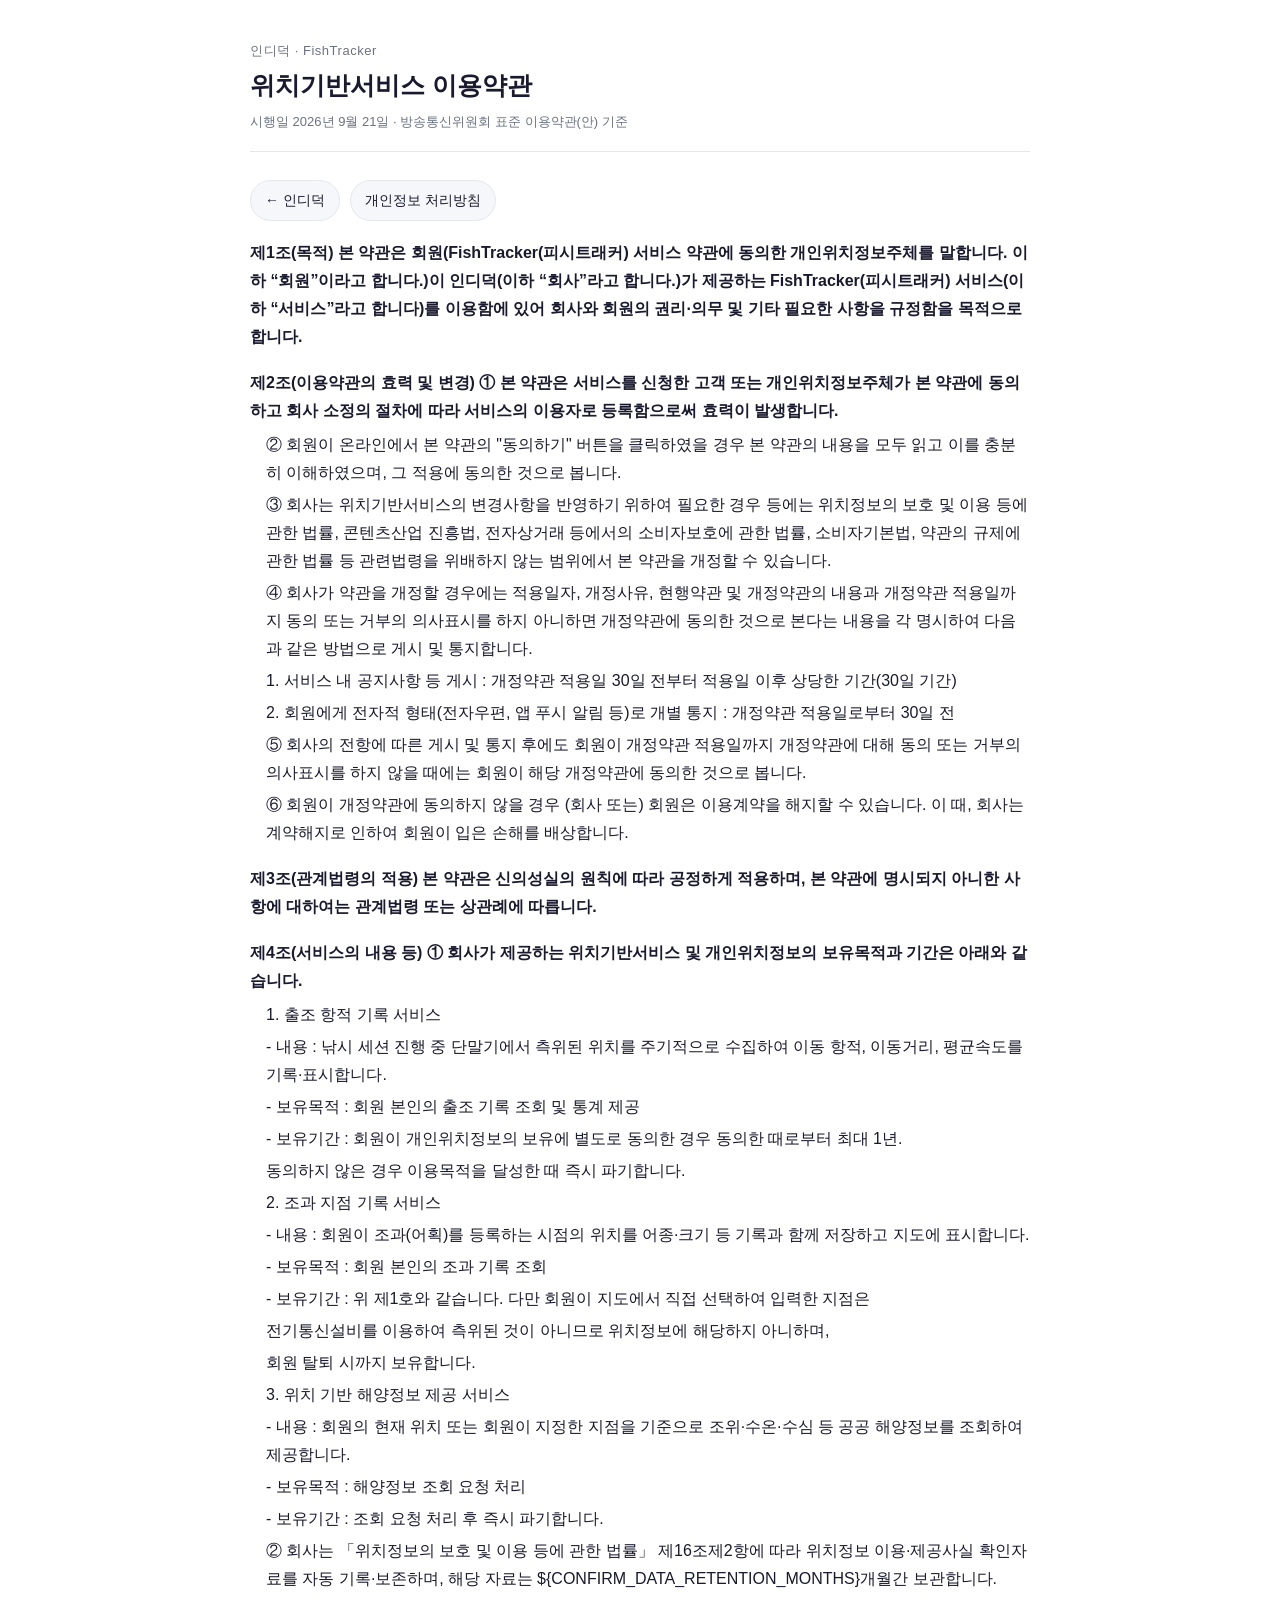
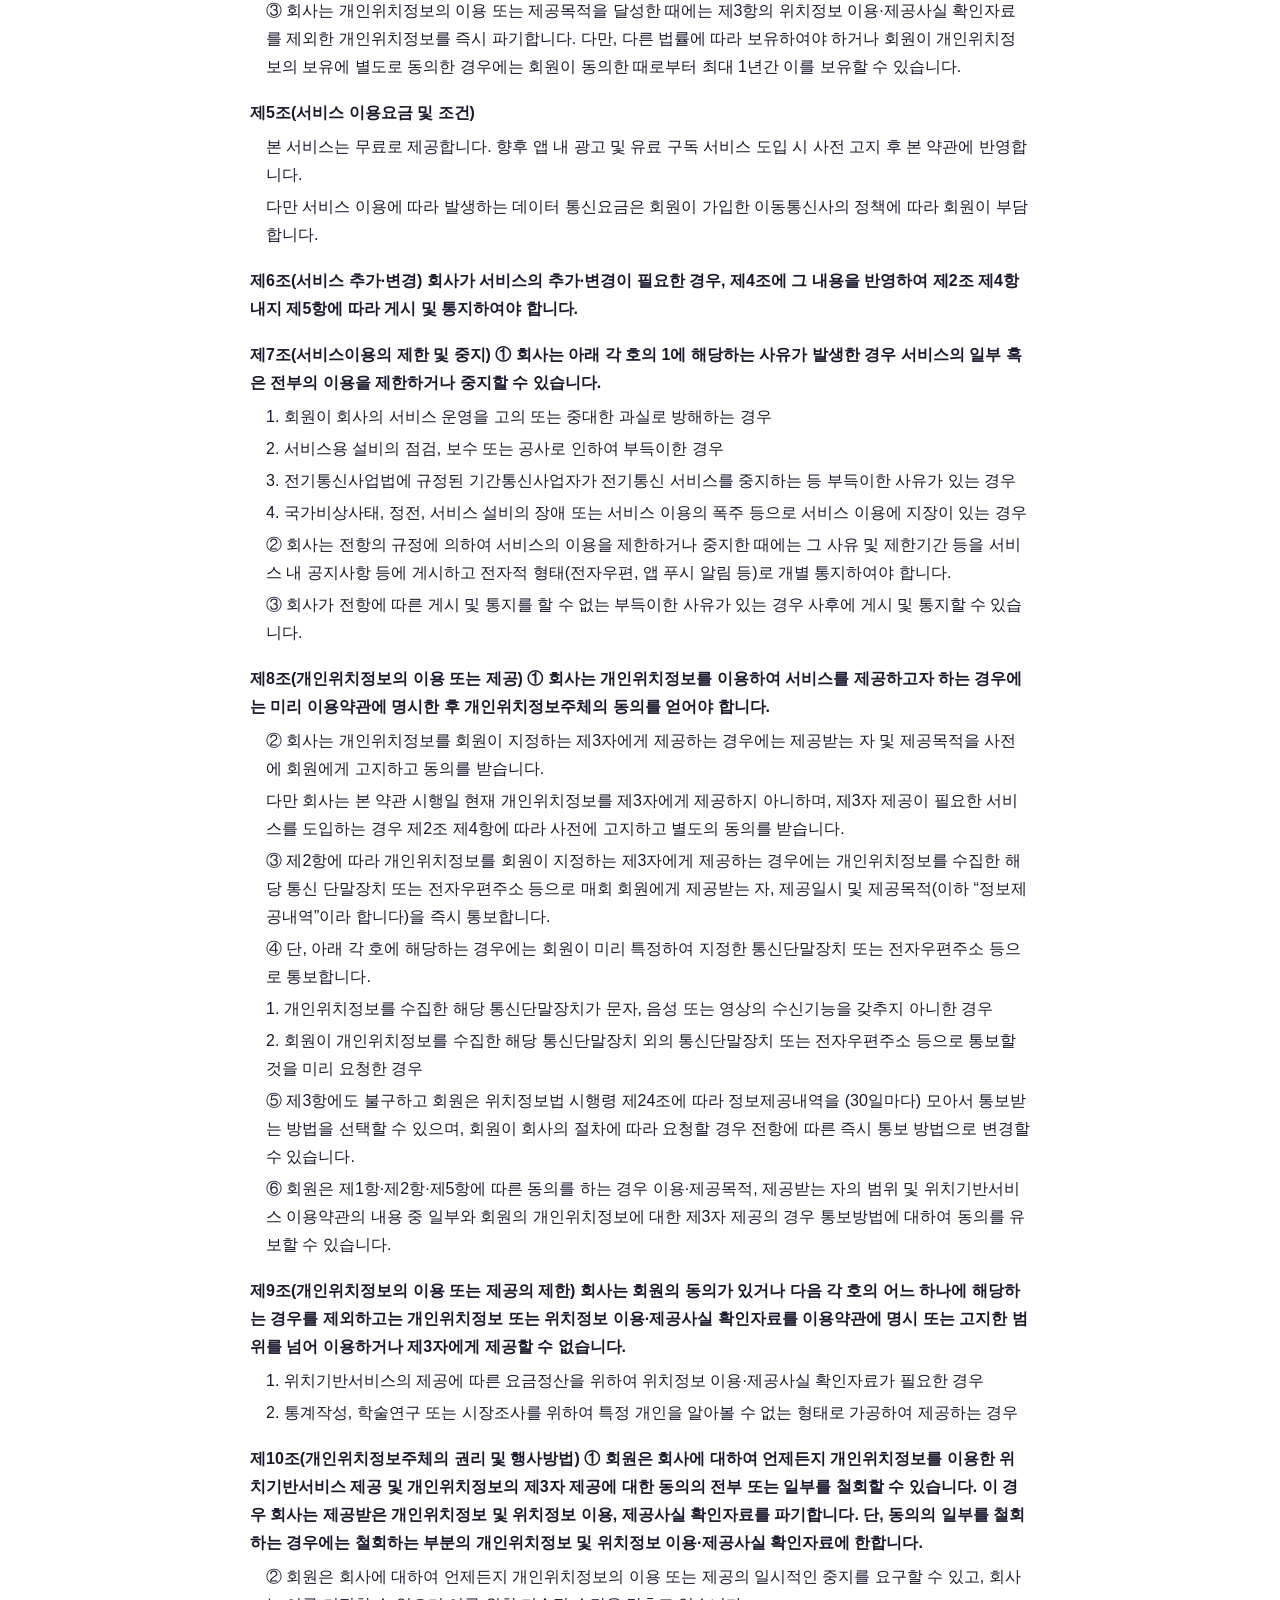
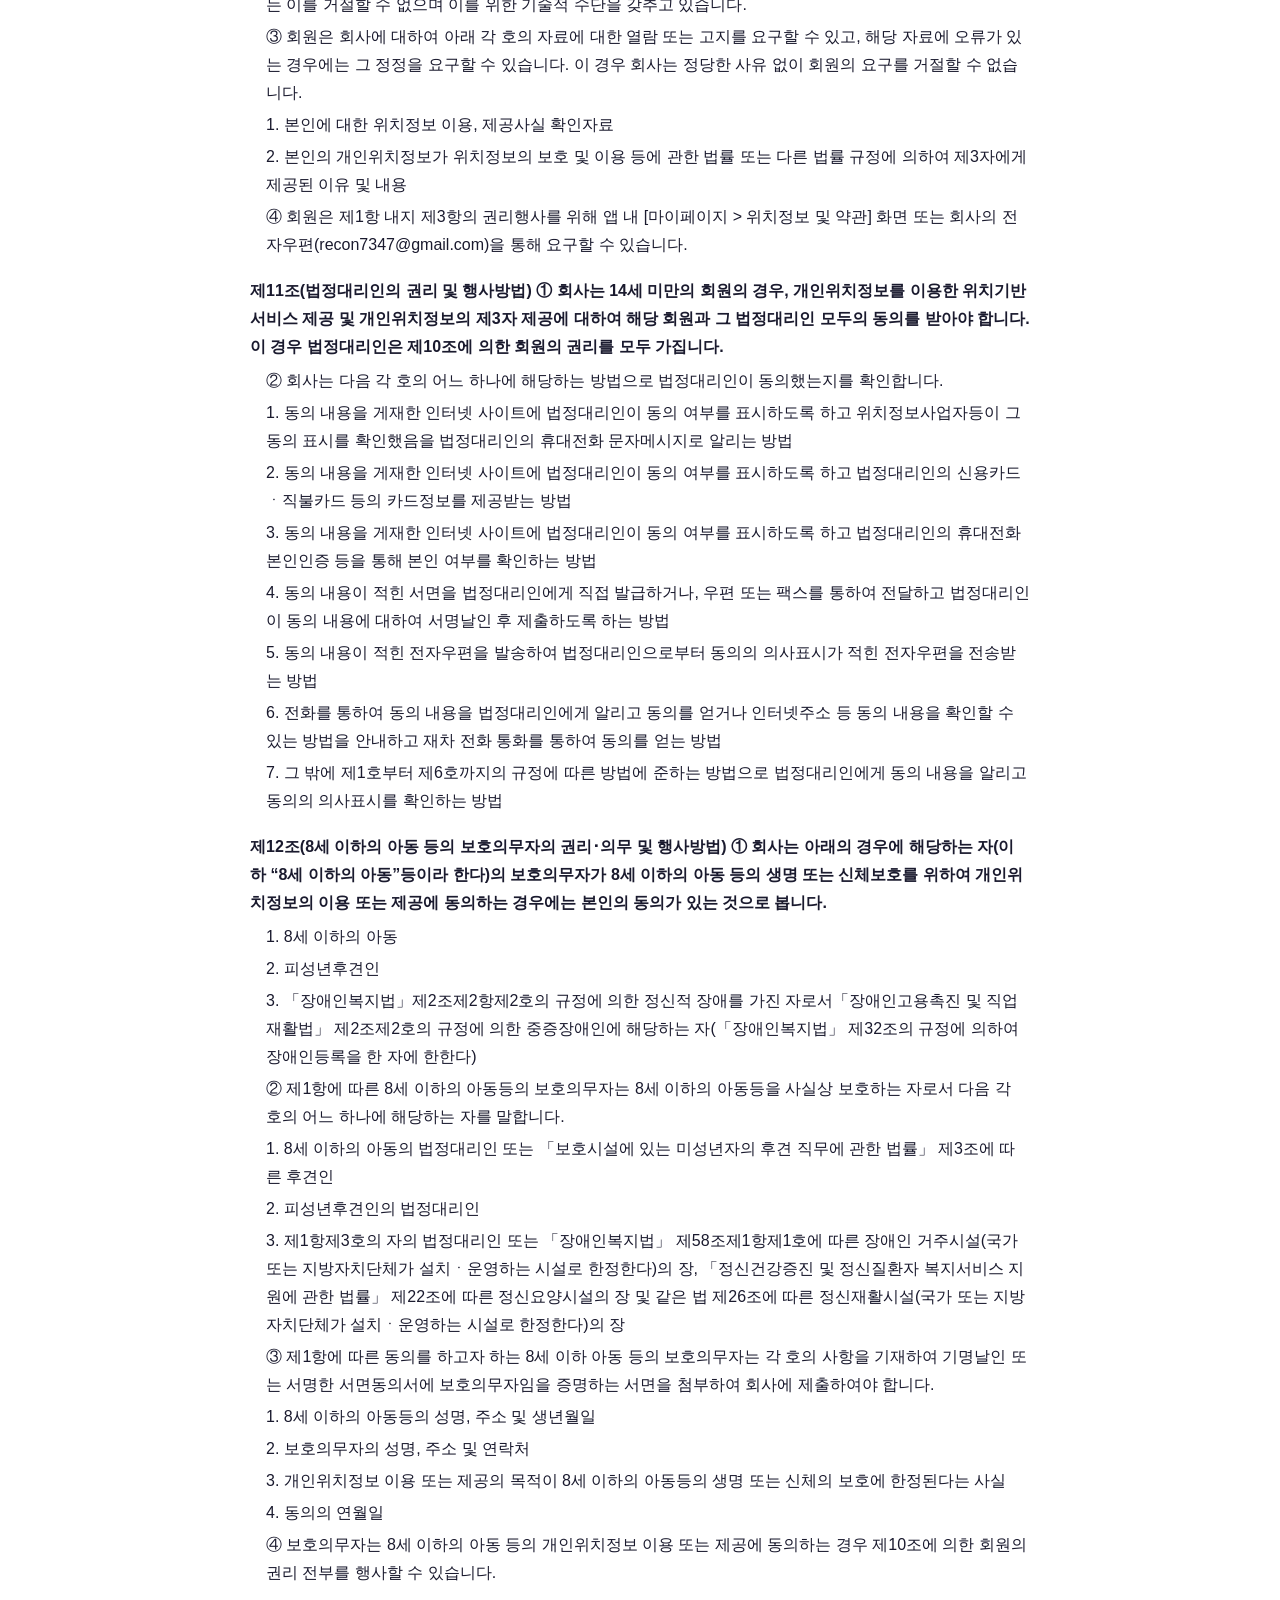
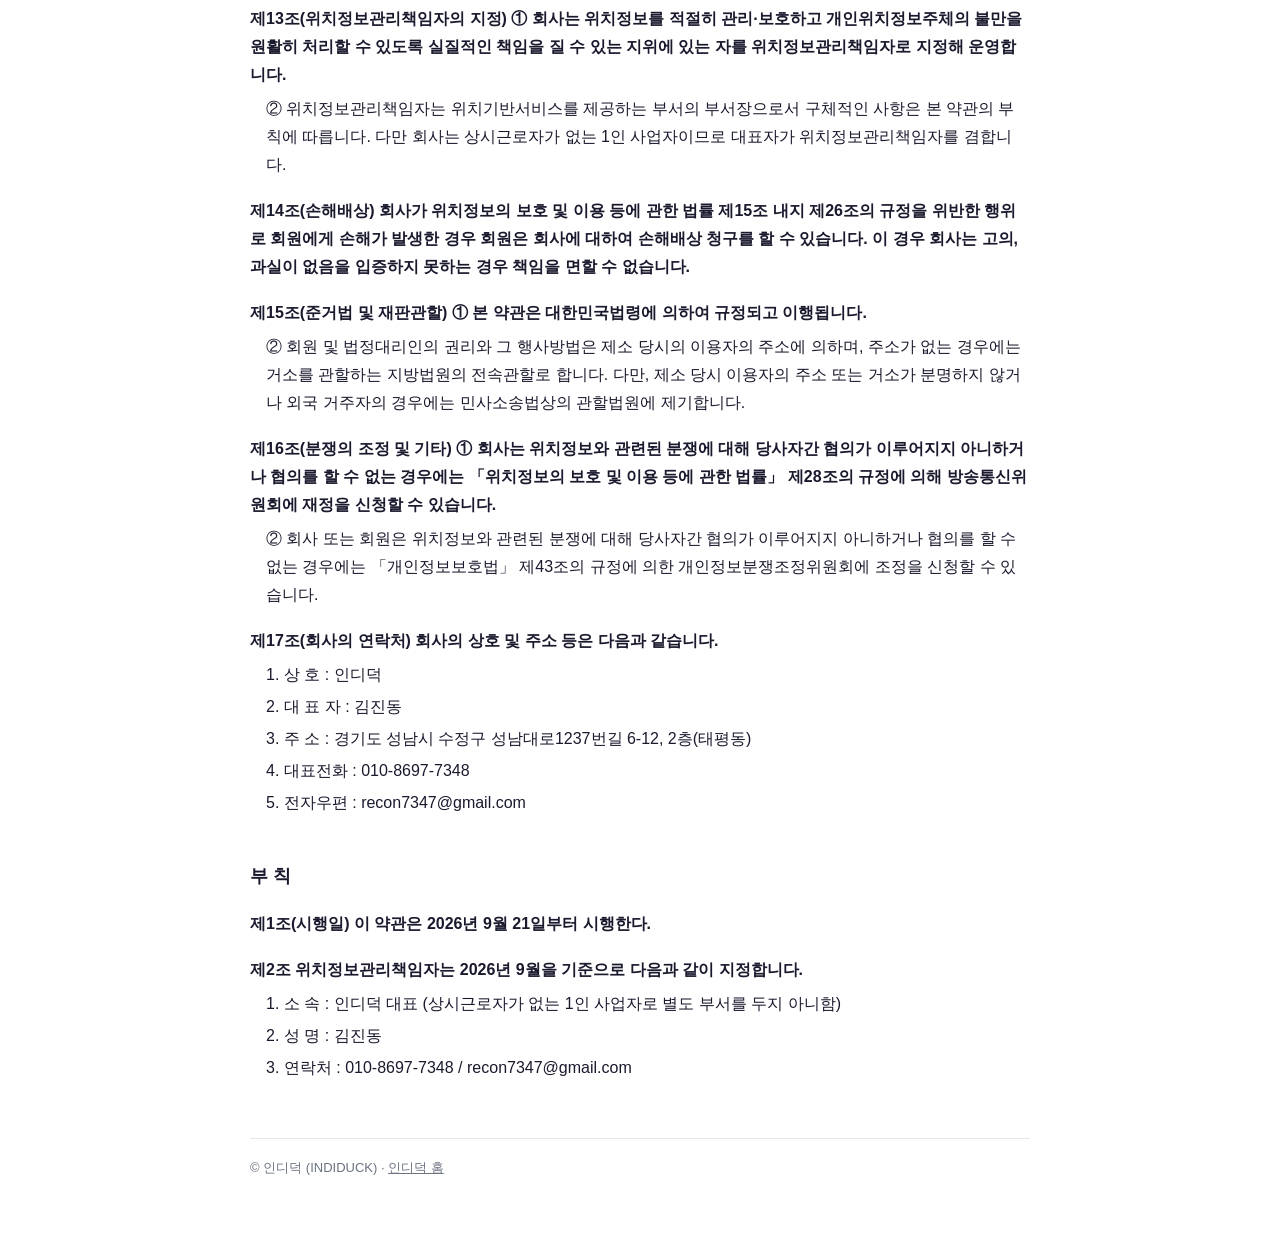
<file: terms.html>
<!doctype html><html lang="ko"><head>
<meta charset="utf-8"><meta name="viewport" content="width=device-width,initial-scale=1,viewport-fit=cover">
<title>위치기반서비스 이용약관 | 인디덕</title><link rel="stylesheet" href="style.css"></head><body>
<div class="wrap">
<header>
  <p class="app">인디덕 · FishTracker</p>
  <h1>위치기반서비스 이용약관</h1>
  <p class="meta">시행일 2026년 9월 21일 · 방송통신위원회 표준 이용약관(안) 기준</p>
</header>
<nav><a href="index.html">← 인디덕</a><a href="privacy.html">개인정보 처리방침</a></nav>
<p class="art">제1조(목적) 본 약관은 회원(FishTracker(피시트래커) 서비스 약관에 동의한 개인위치정보주체를 말합니다. 이하 “회원”이라고 합니다.)이 인디덕(이하 “회사”라고 합니다.)가 제공하는 FishTracker(피시트래커) 서비스(이하 “서비스”라고 합니다)를 이용함에 있어 회사와 회원의 권리·의무 및 기타 필요한 사항을 규정함을 목적으로 합니다.</p>
<p class="art">제2조(이용약관의 효력 및 변경) ① 본 약관은 서비스를 신청한 고객 또는 개인위치정보주체가 본 약관에 동의하고 회사 소정의 절차에 따라 서비스의 이용자로 등록함으로써 효력이 발생합니다.</p>
<p class="sub">② 회원이 온라인에서 본 약관의 &quot;동의하기&quot; 버튼을 클릭하였을 경우 본 약관의 내용을 모두 읽고 이를 충분히 이해하였으며, 그 적용에 동의한 것으로 봅니다.</p>
<p class="sub">③ 회사는 위치기반서비스의 변경사항을 반영하기 위하여 필요한 경우 등에는 위치정보의 보호 및 이용 등에 관한 법률, 콘텐츠산업 진흥법, 전자상거래 등에서의 소비자보호에 관한 법률, 소비자기본법, 약관의 규제에 관한 법률 등 관련법령을 위배하지 않는 범위에서 본 약관을 개정할 수 있습니다.</p>
<p class="sub">④ 회사가 약관을 개정할 경우에는 적용일자, 개정사유, 현행약관 및 개정약관의 내용과 개정약관 적용일까지 동의 또는 거부의 의사표시를 하지 아니하면 개정약관에 동의한 것으로 본다는 내용을 각 명시하여 다음과 같은 방법으로 게시 및 통지합니다.</p>
<p class="sub">1. 서비스 내 공지사항 등 게시 : 개정약관 적용일 30일 전부터 적용일 이후 상당한 기간(30일 기간)</p>
<p class="sub">2. 회원에게 전자적 형태(전자우편, 앱 푸시 알림 등)로 개별 통지 : 개정약관 적용일로부터 30일 전</p>
<p class="sub">⑤ 회사의 전항에 따른 게시 및 통지 후에도 회원이 개정약관 적용일까지 개정약관에 대해 동의 또는 거부의 의사표시를 하지 않을 때에는 회원이 해당 개정약관에 동의한 것으로 봅니다.</p>
<p class="sub">⑥ 회원이 개정약관에 동의하지 않을 경우 (회사 또는) 회원은 이용계약을 해지할 수 있습니다. 이 때, 회사는 계약해지로 인하여 회원이 입은 손해를 배상합니다.</p>
<p class="art">제3조(관계법령의 적용) 본 약관은 신의성실의 원칙에 따라 공정하게 적용하며, 본 약관에 명시되지 아니한 사항에 대하여는 관계법령 또는 상관례에 따릅니다.</p>
<p class="art">제4조(서비스의 내용 등) ① 회사가 제공하는 위치기반서비스 및 개인위치정보의 보유목적과 기간은 아래와 같습니다.</p>
<p class="sub">1. 출조 항적 기록 서비스</p>
<p class="sub">- 내용 : 낚시 세션 진행 중 단말기에서 측위된 위치를 주기적으로 수집하여 이동 항적, 이동거리, 평균속도를 기록·표시합니다.</p>
<p class="sub">- 보유목적 : 회원 본인의 출조 기록 조회 및 통계 제공</p>
<p class="sub">- 보유기간 : 회원이 개인위치정보의 보유에 별도로 동의한 경우 동의한 때로부터 최대 1년.</p>
<p class="sub">동의하지 않은 경우 이용목적을 달성한 때 즉시 파기합니다.</p>
<p class="sub">2. 조과 지점 기록 서비스</p>
<p class="sub">- 내용 : 회원이 조과(어획)를 등록하는 시점의 위치를 어종·크기 등 기록과 함께 저장하고 지도에 표시합니다.</p>
<p class="sub">- 보유목적 : 회원 본인의 조과 기록 조회</p>
<p class="sub">- 보유기간 : 위 제1호와 같습니다. 다만 회원이 지도에서 직접 선택하여 입력한 지점은</p>
<p class="sub">전기통신설비를 이용하여 측위된 것이 아니므로 위치정보에 해당하지 아니하며,</p>
<p class="sub">회원 탈퇴 시까지 보유합니다.</p>
<p class="sub">3. 위치 기반 해양정보 제공 서비스</p>
<p class="sub">- 내용 : 회원의 현재 위치 또는 회원이 지정한 지점을 기준으로 조위·수온·수심 등 공공 해양정보를 조회하여 제공합니다.</p>
<p class="sub">- 보유목적 : 해양정보 조회 요청 처리</p>
<p class="sub">- 보유기간 : 조회 요청 처리 후 즉시 파기합니다.</p>
<p class="sub">② 회사는 「위치정보의 보호 및 이용 등에 관한 법률」 제16조제2항에 따라 위치정보 이용·제공사실 확인자료를 자동 기록·보존하며, 해당 자료는 ${CONFIRM_DATA_RETENTION_MONTHS}개월간 보관합니다.</p>
<p class="sub">③ 회사는 개인위치정보의 이용 또는 제공목적을 달성한 때에는 제3항의 위치정보 이용·제공사실 확인자료를 제외한 개인위치정보를 즉시 파기합니다. 다만, 다른 법률에 따라 보유하여야 하거나 회원이 개인위치정보의 보유에 별도로 동의한 경우에는 회원이 동의한 때로부터 최대 1년간 이를 보유할 수 있습니다.</p>
<p class="art">제5조(서비스 이용요금 및 조건)</p>
<p class="sub">본 서비스는 무료로 제공합니다. 향후 앱 내 광고 및 유료 구독 서비스 도입 시 사전 고지 후 본 약관에 반영합니다.</p>
<p class="sub">다만 서비스 이용에 따라 발생하는 데이터 통신요금은 회원이 가입한 이동통신사의 정책에 따라 회원이 부담합니다.</p>
<p class="art">제6조(서비스 추가·변경) 회사가 서비스의 추가·변경이 필요한 경우, 제4조에 그 내용을 반영하여 제2조 제4항 내지 제5항에 따라 게시 및 통지하여야 합니다.</p>
<p class="art">제7조(서비스이용의 제한 및 중지) ① 회사는 아래 각 호의 1에 해당하는 사유가 발생한 경우 서비스의 일부 혹은 전부의 이용을 제한하거나 중지할 수 있습니다.</p>
<p class="sub">1. 회원이 회사의 서비스 운영을 고의 또는 중대한 과실로 방해하는 경우</p>
<p class="sub">2. 서비스용 설비의 점검, 보수 또는 공사로 인하여 부득이한 경우</p>
<p class="sub">3. 전기통신사업법에 규정된 기간통신사업자가 전기통신 서비스를 중지하는 등 부득이한 사유가 있는 경우</p>
<p class="sub">4. 국가비상사태, 정전, 서비스 설비의 장애 또는 서비스 이용의 폭주 등으로 서비스 이용에 지장이 있는 경우</p>
<p class="sub">② 회사는 전항의 규정에 의하여 서비스의 이용을 제한하거나 중지한 때에는 그 사유 및 제한기간 등을 서비스 내 공지사항 등에 게시하고 전자적 형태(전자우편, 앱 푸시 알림 등)로 개별 통지하여야 합니다.</p>
<p class="sub">③ 회사가 전항에 따른 게시 및 통지를 할 수 없는 부득이한 사유가 있는 경우 사후에 게시 및 통지할 수 있습니다.</p>
<p class="art">제8조(개인위치정보의 이용 또는 제공) ① 회사는 개인위치정보를 이용하여 서비스를 제공하고자 하는 경우에는 미리 이용약관에 명시한 후 개인위치정보주체의 동의를 얻어야 합니다.</p>
<p class="sub">② 회사는 개인위치정보를 회원이 지정하는 제3자에게 제공하는 경우에는 제공받는 자 및 제공목적을 사전에 회원에게 고지하고 동의를 받습니다.</p>
<p class="sub">다만 회사는 본 약관 시행일 현재 개인위치정보를 제3자에게 제공하지 아니하며, 제3자 제공이 필요한 서비스를 도입하는 경우 제2조 제4항에 따라 사전에 고지하고 별도의 동의를 받습니다.</p>
<p class="sub">③ 제2항에 따라 개인위치정보를 회원이 지정하는 제3자에게 제공하는 경우에는 개인위치정보를 수집한 해당 통신 단말장치 또는 전자우편주소 등으로 매회 회원에게 제공받는 자, 제공일시 및 제공목적(이하 “정보제공내역”이라 합니다)을 즉시 통보합니다.</p>
<p class="sub">④ 단, 아래 각 호에 해당하는 경우에는 회원이 미리 특정하여 지정한 통신단말장치 또는 전자우편주소 등으로 통보합니다.</p>
<p class="sub">1. 개인위치정보를 수집한 해당 통신단말장치가 문자, 음성 또는 영상의 수신기능을 갖추지 아니한 경우</p>
<p class="sub">2. 회원이 개인위치정보를 수집한 해당 통신단말장치 외의 통신단말장치 또는 전자우편주소 등으로 통보할 것을 미리 요청한 경우</p>
<p class="sub">⑤ 제3항에도 불구하고 회원은 위치정보법 시행령 제24조에 따라 정보제공내역을 (30일마다) 모아서 통보받는 방법을 선택할 수 있으며, 회원이 회사의 절차에 따라 요청할 경우 전항에 따른 즉시 통보 방법으로 변경할 수 있습니다.</p>
<p class="sub">⑥ 회원은 제1항·제2항·제5항에 따른 동의를 하는 경우 이용·제공목적, 제공받는 자의 범위 및 위치기반서비스 이용약관의 내용 중 일부와 회원의 개인위치정보에 대한 제3자 제공의 경우 통보방법에 대하여 동의를 유보할 수 있습니다.</p>
<p class="art">제9조(개인위치정보의 이용 또는 제공의 제한) 회사는 회원의 동의가 있거나 다음 각 호의 어느 하나에 해당하는 경우를 제외하고는 개인위치정보 또는 위치정보 이용·제공사실 확인자료를 이용약관에 명시 또는 고지한 범위를 넘어 이용하거나 제3자에게 제공할 수 없습니다.</p>
<p class="sub">1. 위치기반서비스의 제공에 따른 요금정산을 위하여 위치정보 이용·제공사실 확인자료가 필요한 경우</p>
<p class="sub">2. 통계작성, 학술연구 또는 시장조사를 위하여 특정 개인을 알아볼 수 없는 형태로 가공하여 제공하는 경우</p>
<p class="art">제10조(개인위치정보주체의 권리 및 행사방법) ① 회원은 회사에 대하여 언제든지 개인위치정보를 이용한 위치기반서비스 제공 및 개인위치정보의 제3자 제공에 대한 동의의 전부 또는 일부를 철회할 수 있습니다. 이 경우 회사는 제공받은 개인위치정보 및 위치정보 이용, 제공사실 확인자료를 파기합니다. 단, 동의의 일부를 철회하는 경우에는 철회하는 부분의 개인위치정보 및 위치정보 이용·제공사실 확인자료에 한합니다.</p>
<p class="sub">② 회원은 회사에 대하여 언제든지 개인위치정보의 이용 또는 제공의 일시적인 중지를 요구할 수 있고, 회사는 이를 거절할 수 없으며 이를 위한 기술적 수단을 갖추고 있습니다.</p>
<p class="sub">③ 회원은 회사에 대하여 아래 각 호의 자료에 대한 열람 또는 고지를 요구할 수 있고, 해당 자료에 오류가 있는 경우에는 그 정정을 요구할 수 있습니다. 이 경우 회사는 정당한 사유 없이 회원의 요구를 거절할 수 없습니다.</p>
<p class="sub">1. 본인에 대한 위치정보 이용, 제공사실 확인자료</p>
<p class="sub">2. 본인의 개인위치정보가 위치정보의 보호 및 이용 등에 관한 법률 또는 다른 법률 규정에 의하여 제3자에게 제공된 이유 및 내용</p>
<p class="sub">④ 회원은 제1항 내지 제3항의 권리행사를 위해 앱 내 [마이페이지 &gt; 위치정보 및 약관] 화면 또는 회사의 전자우편(recon7347@gmail.com)을 통해 요구할 수 있습니다.</p>
<p class="art">제11조(법정대리인의 권리 및 행사방법) ① 회사는 14세 미만의 회원의 경우, 개인위치정보를 이용한 위치기반서비스 제공 및 개인위치정보의 제3자 제공에 대하여 해당 회원과 그 법정대리인 모두의 동의를 받아야 합니다. 이 경우 법정대리인은 제10조에 의한 회원의 권리를 모두 가집니다.</p>
<p class="sub">② 회사는 다음 각 호의 어느 하나에 해당하는 방법으로 법정대리인이 동의했는지를 확인합니다.</p>
<p class="sub">1. 동의 내용을 게재한 인터넷 사이트에 법정대리인이 동의 여부를 표시하도록 하고 위치정보사업자등이 그 동의 표시를 확인했음을 법정대리인의 휴대전화 문자메시지로 알리는 방법</p>
<p class="sub">2. 동의 내용을 게재한 인터넷 사이트에 법정대리인이 동의 여부를 표시하도록 하고 법정대리인의 신용카드ㆍ직불카드 등의 카드정보를 제공받는 방법</p>
<p class="sub">3. 동의 내용을 게재한 인터넷 사이트에 법정대리인이 동의 여부를 표시하도록 하고 법정대리인의 휴대전화 본인인증 등을 통해 본인 여부를 확인하는 방법</p>
<p class="sub">4. 동의 내용이 적힌 서면을 법정대리인에게 직접 발급하거나, 우편 또는 팩스를 통하여 전달하고 법정대리인이 동의 내용에 대하여 서명날인 후 제출하도록 하는 방법</p>
<p class="sub">5. 동의 내용이 적힌 전자우편을 발송하여 법정대리인으로부터 동의의 의사표시가 적힌 전자우편을 전송받는 방법</p>
<p class="sub">6. 전화를 통하여 동의 내용을 법정대리인에게 알리고 동의를 얻거나 인터넷주소 등 동의 내용을 확인할 수 있는 방법을 안내하고 재차 전화 통화를 통하여 동의를 얻는 방법</p>
<p class="sub">7. 그 밖에 제1호부터 제6호까지의 규정에 따른 방법에 준하는 방법으로 법정대리인에게 동의 내용을 알리고 동의의 의사표시를 확인하는 방법</p>
<p class="art">제12조(8세 이하의 아동 등의 보호의무자의 권리･의무 및 행사방법) ① 회사는 아래의 경우에 해당하는 자(이하 “8세 이하의 아동”등이라 한다)의 보호의무자가 8세 이하의 아동 등의 생명 또는 신체보호를 위하여 개인위치정보의 이용 또는 제공에 동의하는 경우에는 본인의 동의가 있는 것으로 봅니다.</p>
<p class="sub">1. 8세 이하의 아동</p>
<p class="sub">2. 피성년후견인</p>
<p class="sub">3. 「장애인복지법」제2조제2항제2호의 규정에 의한 정신적 장애를 가진 자로서「장애인고용촉진 및 직업재활법」 제2조제2호의 규정에 의한 중증장애인에 해당하는 자(「장애인복지법」 제32조의 규정에 의하여 장애인등록을 한 자에 한한다)</p>
<p class="sub">② 제1항에 따른 8세 이하의 아동등의 보호의무자는 8세 이하의 아동등을 사실상 보호하는 자로서 다음 각 호의 어느 하나에 해당하는 자를 말합니다.</p>
<p class="sub">1. 8세 이하의 아동의 법정대리인 또는 「보호시설에 있는 미성년자의 후견 직무에 관한 법률」 제3조에 따른 후견인</p>
<p class="sub">2. 피성년후견인의 법정대리인</p>
<p class="sub">3. 제1항제3호의 자의 법정대리인 또는 「장애인복지법」 제58조제1항제1호에 따른 장애인 거주시설(국가 또는 지방자치단체가 설치ㆍ운영하는 시설로 한정한다)의 장, 「정신건강증진 및 정신질환자 복지서비스 지원에 관한 법률」 제22조에 따른 정신요양시설의 장 및 같은 법 제26조에 따른 정신재활시설(국가 또는 지방자치단체가 설치ㆍ운영하는 시설로 한정한다)의 장</p>
<p class="sub">③ 제1항에 따른 동의를 하고자 하는 8세 이하 아동 등의 보호의무자는 각 호의 사항을 기재하여 기명날인 또는 서명한 서면동의서에 보호의무자임을 증명하는 서면을 첨부하여 회사에 제출하여야 합니다.</p>
<p class="sub">1. 8세 이하의 아동등의 성명, 주소 및 생년월일</p>
<p class="sub">2. 보호의무자의 성명, 주소 및 연락처</p>
<p class="sub">3. 개인위치정보 이용 또는 제공의 목적이 8세 이하의 아동등의 생명 또는 신체의 보호에 한정된다는 사실</p>
<p class="sub">4. 동의의 연월일</p>
<p class="sub">④ 보호의무자는 8세 이하의 아동 등의 개인위치정보 이용 또는 제공에 동의하는 경우 제10조에 의한 회원의 권리 전부를 행사할 수 있습니다.</p>
<p class="art">제13조(위치정보관리책임자의 지정) ① 회사는 위치정보를 적절히 관리·보호하고 개인위치정보주체의 불만을 원활히 처리할 수 있도록 실질적인 책임을 질 수 있는 지위에 있는 자를 위치정보관리책임자로 지정해 운영합니다.</p>
<p class="sub">② 위치정보관리책임자는 위치기반서비스를 제공하는 부서의 부서장으로서 구체적인 사항은 본 약관의 부칙에 따릅니다. 다만 회사는 상시근로자가 없는 1인 사업자이므로 대표자가 위치정보관리책임자를 겸합니다.</p>
<p class="art">제14조(손해배상) 회사가 위치정보의 보호 및 이용 등에 관한 법률 제15조 내지 제26조의 규정을 위반한 행위로 회원에게 손해가 발생한 경우 회원은 회사에 대하여 손해배상 청구를 할 수 있습니다. 이 경우 회사는 고의, 과실이 없음을 입증하지 못하는 경우 책임을 면할 수 없습니다.</p>
<p class="art">제15조(준거법 및 재판관할) ① 본 약관은 대한민국법령에 의하여 규정되고 이행됩니다.</p>
<p class="sub">② 회원 및 법정대리인의 권리와 그 행사방법은 제소 당시의 이용자의 주소에 의하며, 주소가 없는 경우에는 거소를 관할하는 지방법원의 전속관할로 합니다. 다만, 제소 당시 이용자의 주소 또는 거소가 분명하지 않거나 외국 거주자의 경우에는 민사소송법상의 관할법원에 제기합니다.</p>
<p class="art">제16조(분쟁의 조정 및 기타) ① 회사는 위치정보와 관련된 분쟁에 대해 당사자간 협의가 이루어지지 아니하거나 협의를 할 수 없는 경우에는 「위치정보의 보호 및 이용 등에 관한 법률」 제28조의 규정에 의해 방송통신위원회에 재정을 신청할 수 있습니다.</p>
<p class="sub">② 회사 또는 회원은 위치정보와 관련된 분쟁에 대해 당사자간 협의가 이루어지지 아니하거나 협의를 할 수 없는 경우에는 「개인정보보호법」 제43조의 규정에 의한 개인정보분쟁조정위원회에 조정을 신청할 수 있습니다.</p>
<p class="art">제17조(회사의 연락처) 회사의 상호 및 주소 등은 다음과 같습니다.</p>
<p class="sub">1. 상    호 : 인디덕</p>
<p class="sub">2. 대 표 자 : 김진동</p>
<p class="sub">3. 주    소 : 경기도 성남시 수정구 성남대로1237번길 6-12, 2층(태평동)</p>
<p class="sub">4. 대표전화 : 010-8697-7348</p>
<p class="sub">5. 전자우편 : recon7347@gmail.com</p>
<h2>부  칙</h2>
<p class="art">제1조(시행일) 이 약관은 2026년 9월 21일부터 시행한다.</p>
<p class="art">제2조 위치정보관리책임자는 2026년 9월을 기준으로 다음과 같이 지정합니다.</p>
<p class="sub">1. 소  속 : 인디덕 대표 (상시근로자가 없는 1인 사업자로 별도 부서를 두지 아니함)</p>
<p class="sub">2. 성  명 : 김진동</p>
<p class="sub">3. 연락처 : 010-8697-7348 / recon7347@gmail.com</p>
<footer>© 인디덕 (INDIDUCK) · <a href="index.html">인디덕 홈</a></footer>
</div></body></html>
</file>
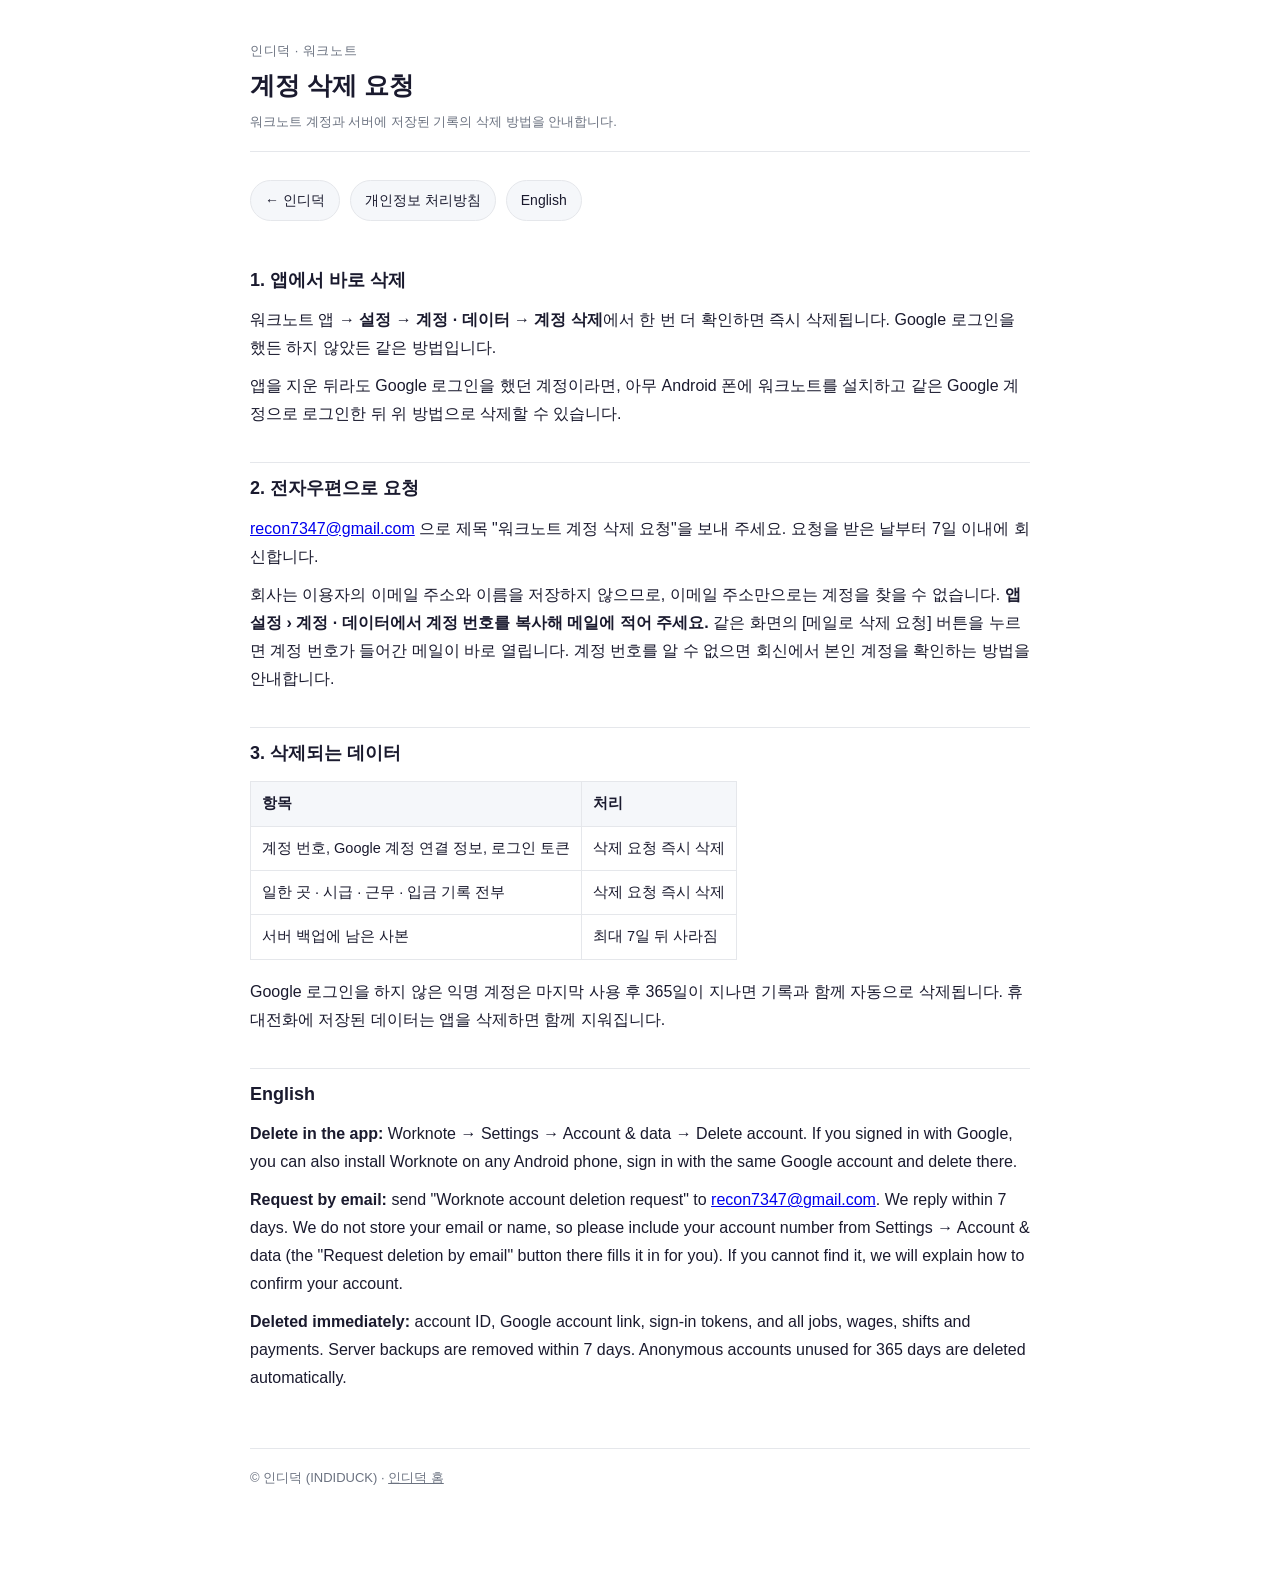
<file: worknote-account-deletion.html>
<!doctype html><html lang="ko"><head>
<meta charset="utf-8"><meta name="viewport" content="width=device-width,initial-scale=1,viewport-fit=cover">
<title>워크노트 계정 삭제 | 인디덕</title><link rel="stylesheet" href="style.css"></head><body>
<div class="wrap">
<header>
  <p class="app">인디덕 · 워크노트</p>
  <h1>계정 삭제 요청</h1>
  <p class="meta">워크노트 계정과 서버에 저장된 기록의 삭제 방법을 안내합니다.</p>
</header>
<nav><a href="index.html">← 인디덕</a><a href="privacy.html#worknote">개인정보 처리방침</a><a href="#en">English</a></nav>

<h2>1. 앱에서 바로 삭제</h2>
<p>워크노트 앱 → <strong>설정 → 계정 · 데이터 → 계정 삭제</strong>에서 한 번 더 확인하면 즉시 삭제됩니다. Google 로그인을 했든 하지 않았든 같은 방법입니다.</p>
<p>앱을 지운 뒤라도 Google 로그인을 했던 계정이라면, 아무 Android 폰에 워크노트를 설치하고 같은 Google 계정으로 로그인한 뒤 위 방법으로 삭제할 수 있습니다.</p>

<h2>2. 전자우편으로 요청</h2>
<p><a href="mailto:recon7347@gmail.com?subject=%EC%9B%8C%ED%81%AC%EB%85%B8%ED%8A%B8%20%EA%B3%84%EC%A0%95%20%EC%82%AD%EC%A0%9C%20%EC%9A%94%EC%B2%AD">recon7347@gmail.com</a> 으로 제목 "워크노트 계정 삭제 요청"을 보내 주세요. 요청을 받은 날부터 7일 이내에 회신합니다.</p>
<p>회사는 이용자의 이메일 주소와 이름을 저장하지 않으므로, 이메일 주소만으로는 계정을 찾을 수 없습니다. <strong>앱 설정 › 계정 · 데이터에서 계정 번호를 복사해 메일에 적어 주세요.</strong> 같은 화면의 [메일로 삭제 요청] 버튼을 누르면 계정 번호가 들어간 메일이 바로 열립니다. 계정 번호를 알 수 없으면 회신에서 본인 계정을 확인하는 방법을 안내합니다.</p>

<h2>3. 삭제되는 데이터</h2>
<table>
<tr><th>항목</th><th>처리</th></tr>
<tr><td>계정 번호, Google 계정 연결 정보, 로그인 토큰</td><td>삭제 요청 즉시 삭제</td></tr>
<tr><td>일한 곳 · 시급 · 근무 · 입금 기록 전부</td><td>삭제 요청 즉시 삭제</td></tr>
<tr><td>서버 백업에 남은 사본</td><td>최대 7일 뒤 사라짐</td></tr>
</table>
<p>Google 로그인을 하지 않은 익명 계정은 마지막 사용 후 365일이 지나면 기록과 함께 자동으로 삭제됩니다. 휴대전화에 저장된 데이터는 앱을 삭제하면 함께 지워집니다.</p>

<h2 id="en">English</h2>
<p><strong>Delete in the app:</strong> Worknote → Settings → Account &amp; data → Delete account. If you signed in with Google, you can also install Worknote on any Android phone, sign in with the same Google account and delete there.</p>
<p><strong>Request by email:</strong> send "Worknote account deletion request" to <a href="mailto:recon7347@gmail.com">recon7347@gmail.com</a>. We reply within 7 days. We do not store your email or name, so please include your account number from Settings → Account &amp; data (the "Request deletion by email" button there fills it in for you). If you cannot find it, we will explain how to confirm your account.</p>
<p><strong>Deleted immediately:</strong> account ID, Google account link, sign-in tokens, and all jobs, wages, shifts and payments. Server backups are removed within 7 days. Anonymous accounts unused for 365 days are deleted automatically.</p>

<footer>© 인디덕 (INDIDUCK) · <a href="index.html">인디덕 홈</a></footer>
</div></body></html>
</file>
<file: style.css>
:root{--bg:#ffffff;--fg:#1a1a2e;--muted:#6b7280;--line:#e5e7eb;--accent:#0d47a1;--surface:#f5f7fa}
@media (prefers-color-scheme:dark){:root{--bg:#121417;--fg:#e8eaed;--muted:#9aa0a6;--line:#2b2f36;--accent:#7aa7ff;--surface:#1a1d22}}
*{box-sizing:border-box}
body{margin:0;background:var(--bg);color:var(--fg);
 font-family:-apple-system,BlinkMacSystemFont,"Apple SD Gothic Neo","Malgun Gothic",sans-serif;
 font-size:16px;line-height:1.75;-webkit-text-size-adjust:100%}
.wrap{max-width:820px;margin:0 auto;padding:40px 20px 80px}
header{border-bottom:1px solid var(--line);padding-bottom:18px;margin-bottom:28px}
header .app{font-size:13px;color:var(--muted);letter-spacing:.04em;margin:0 0 6px}
h1{font-size:25px;margin:0 0 8px;line-height:1.35}
.meta{font-size:13px;color:var(--muted);margin:0}
nav{margin:22px 0 0;display:flex;gap:10px;flex-wrap:wrap}
nav a{display:inline-block;padding:7px 14px;border:1px solid var(--line);border-radius:999px;
 text-decoration:none;color:var(--fg);font-size:14px;background:var(--surface)}
nav a:hover{border-color:var(--accent);color:var(--accent)}
h2{font-size:18px;margin:34px 0 10px;padding-top:10px;border-top:1px solid var(--line)}
h2:first-of-type{border-top:none}
h3{font-size:15px;margin:20px 0 6px}
p{margin:0 0 10px}
.art{margin:18px 0 6px;font-weight:700}
.sub{margin:0 0 4px;padding-left:1em}
table{border-collapse:collapse;width:100%;margin:12px 0 18px;font-size:14.5px;display:block;overflow-x:auto}
th,td{border:1px solid var(--line);padding:9px 11px;text-align:left;vertical-align:top}
th{background:var(--surface);font-weight:600;white-space:nowrap}
ul{margin:0 0 12px;padding-left:1.3em}
li{margin:0 0 5px}
.note{background:var(--surface);border-left:3px solid var(--accent);padding:12px 16px;
 margin:16px 0;font-size:14.5px;border-radius:0 6px 6px 0}
footer{margin-top:56px;padding-top:18px;border-top:1px solid var(--line);
 font-size:13px;color:var(--muted)}
footer a{color:var(--muted)}
pre.plain{white-space:pre-wrap;word-break:break-word;font-family:inherit;font-size:15.5px;margin:0}
</file>
